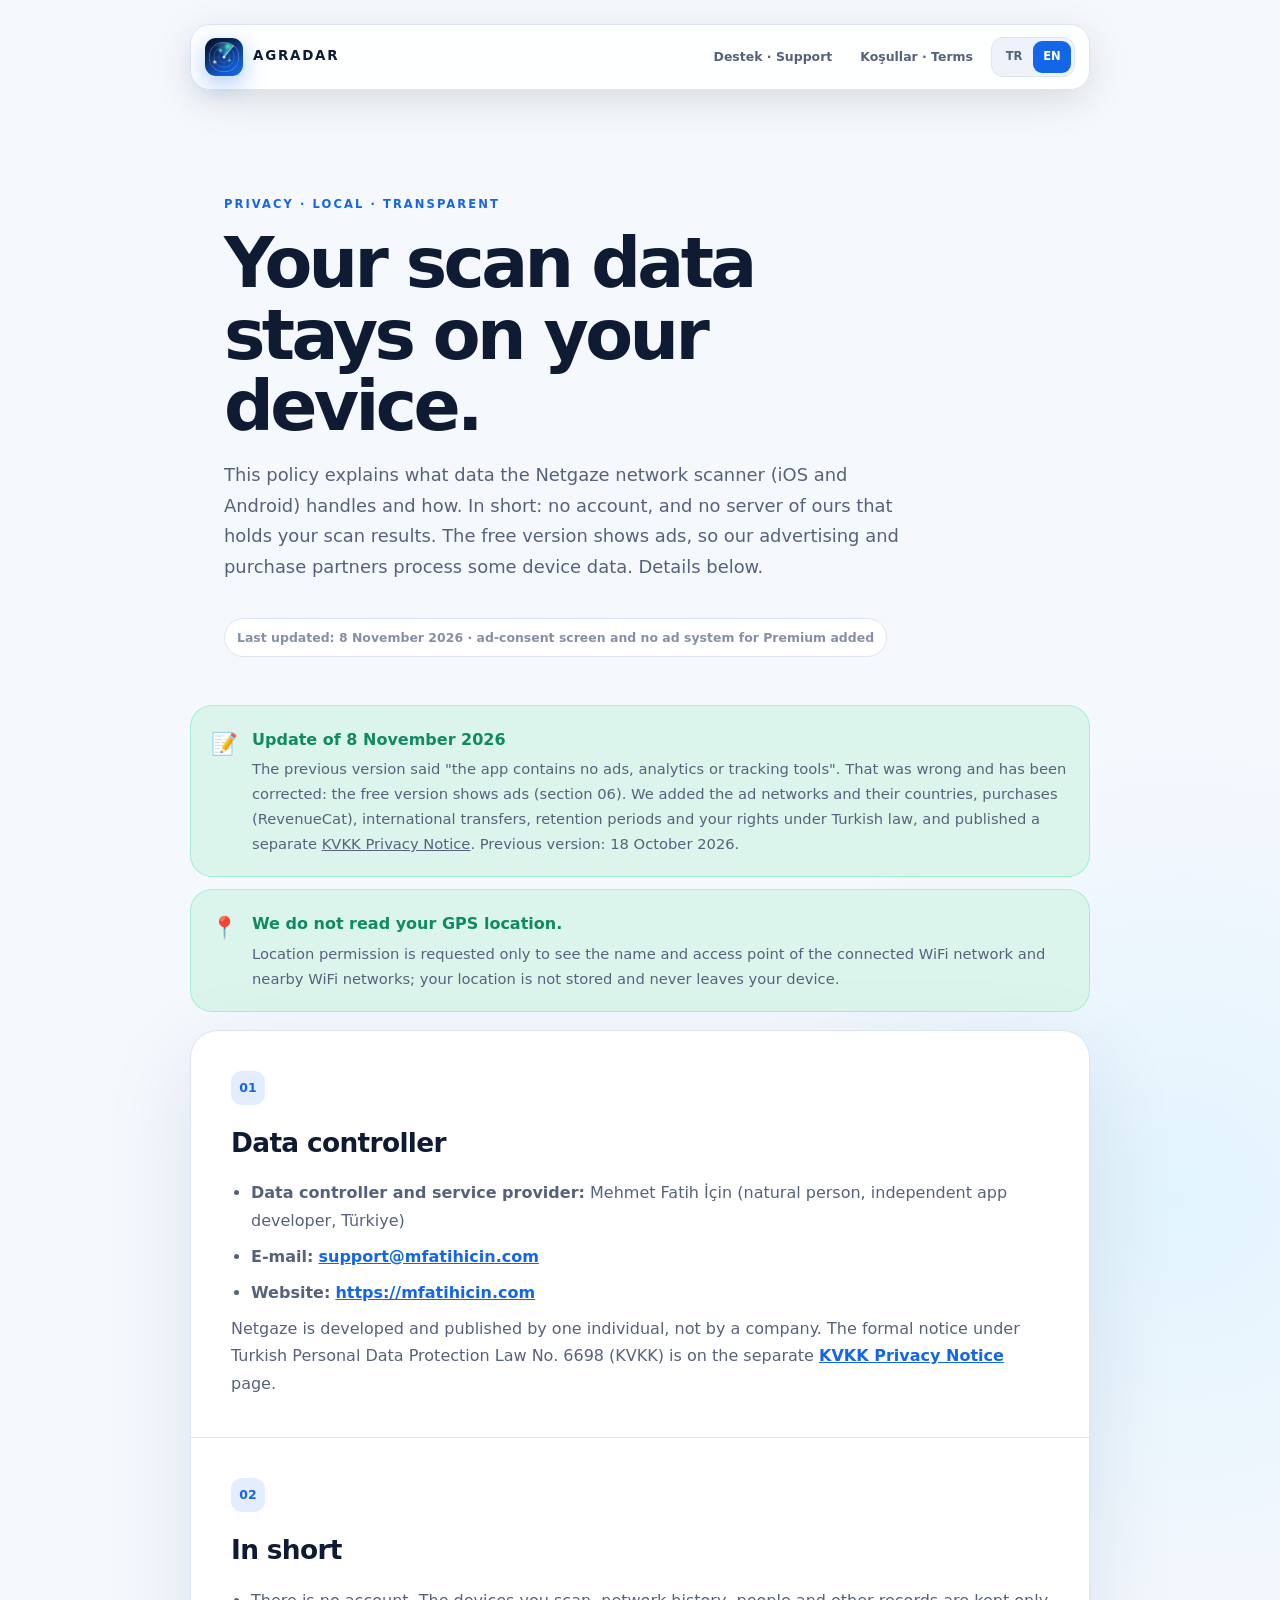
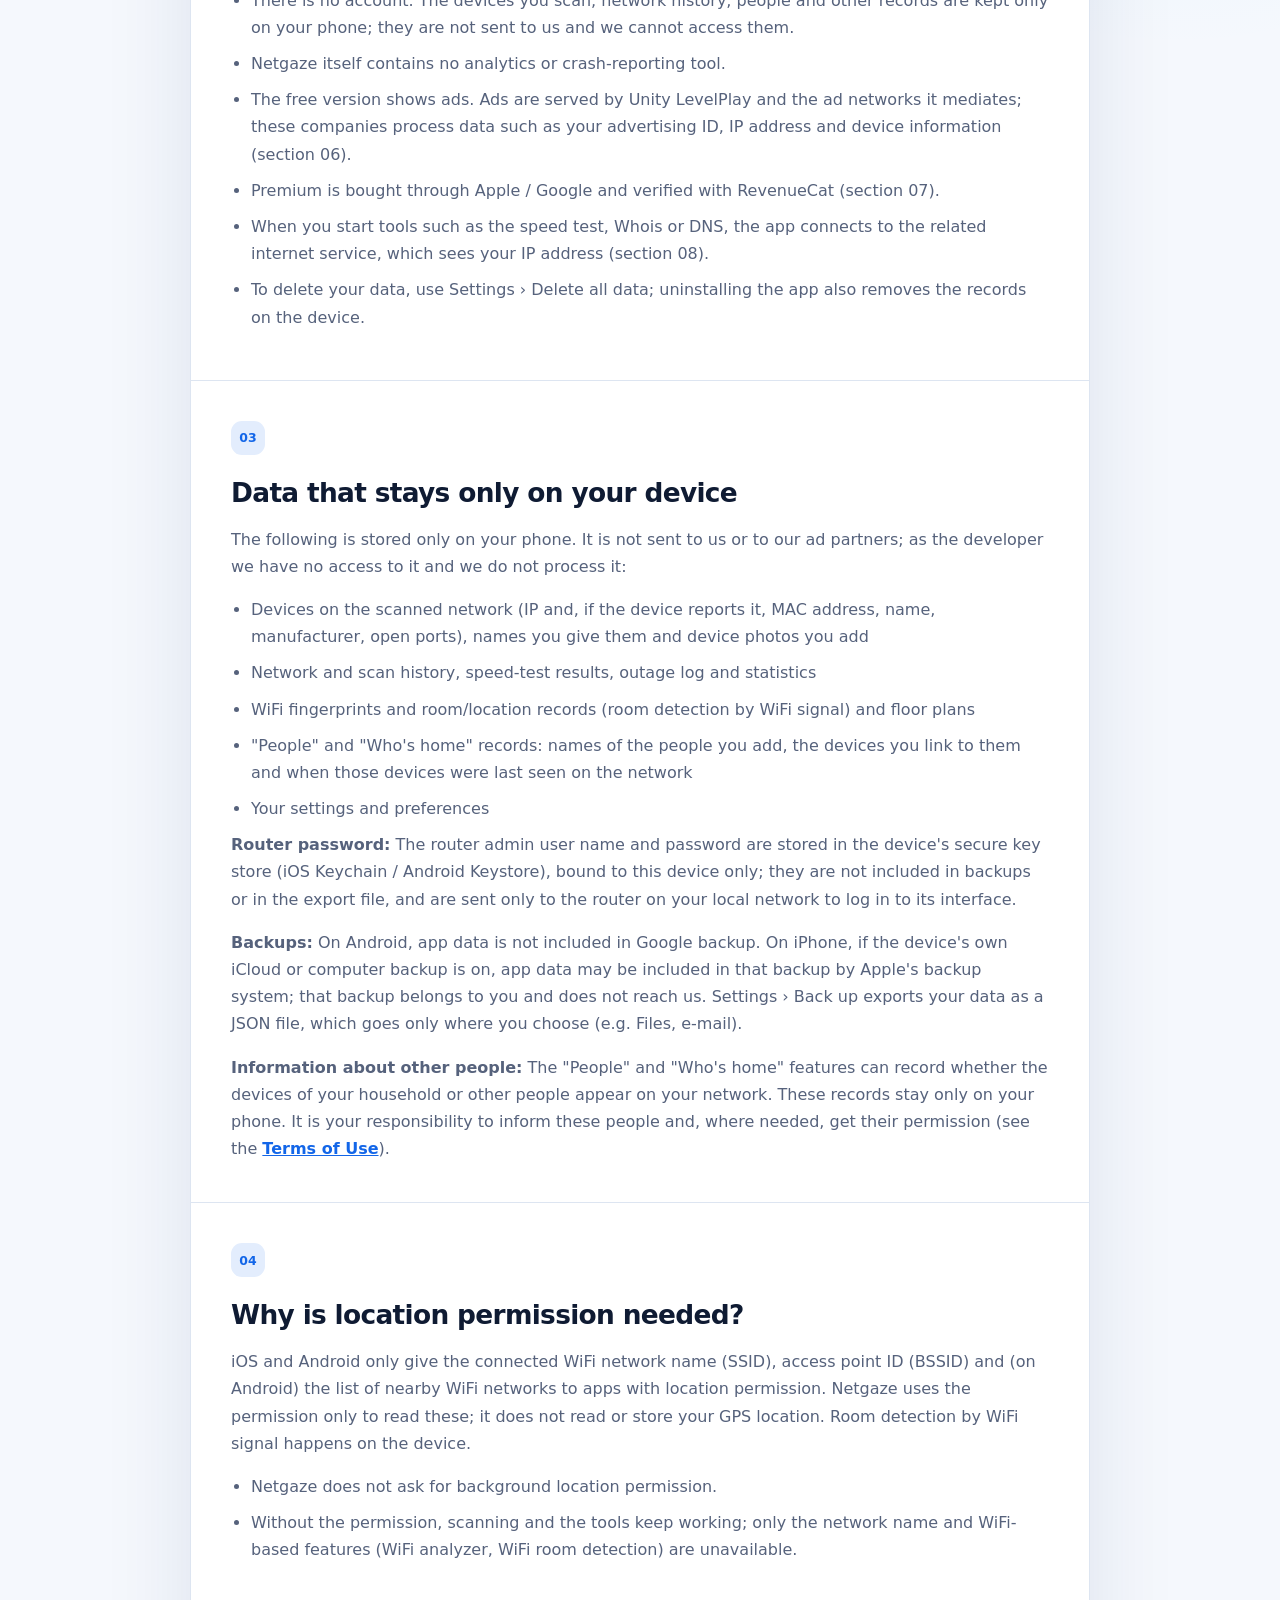
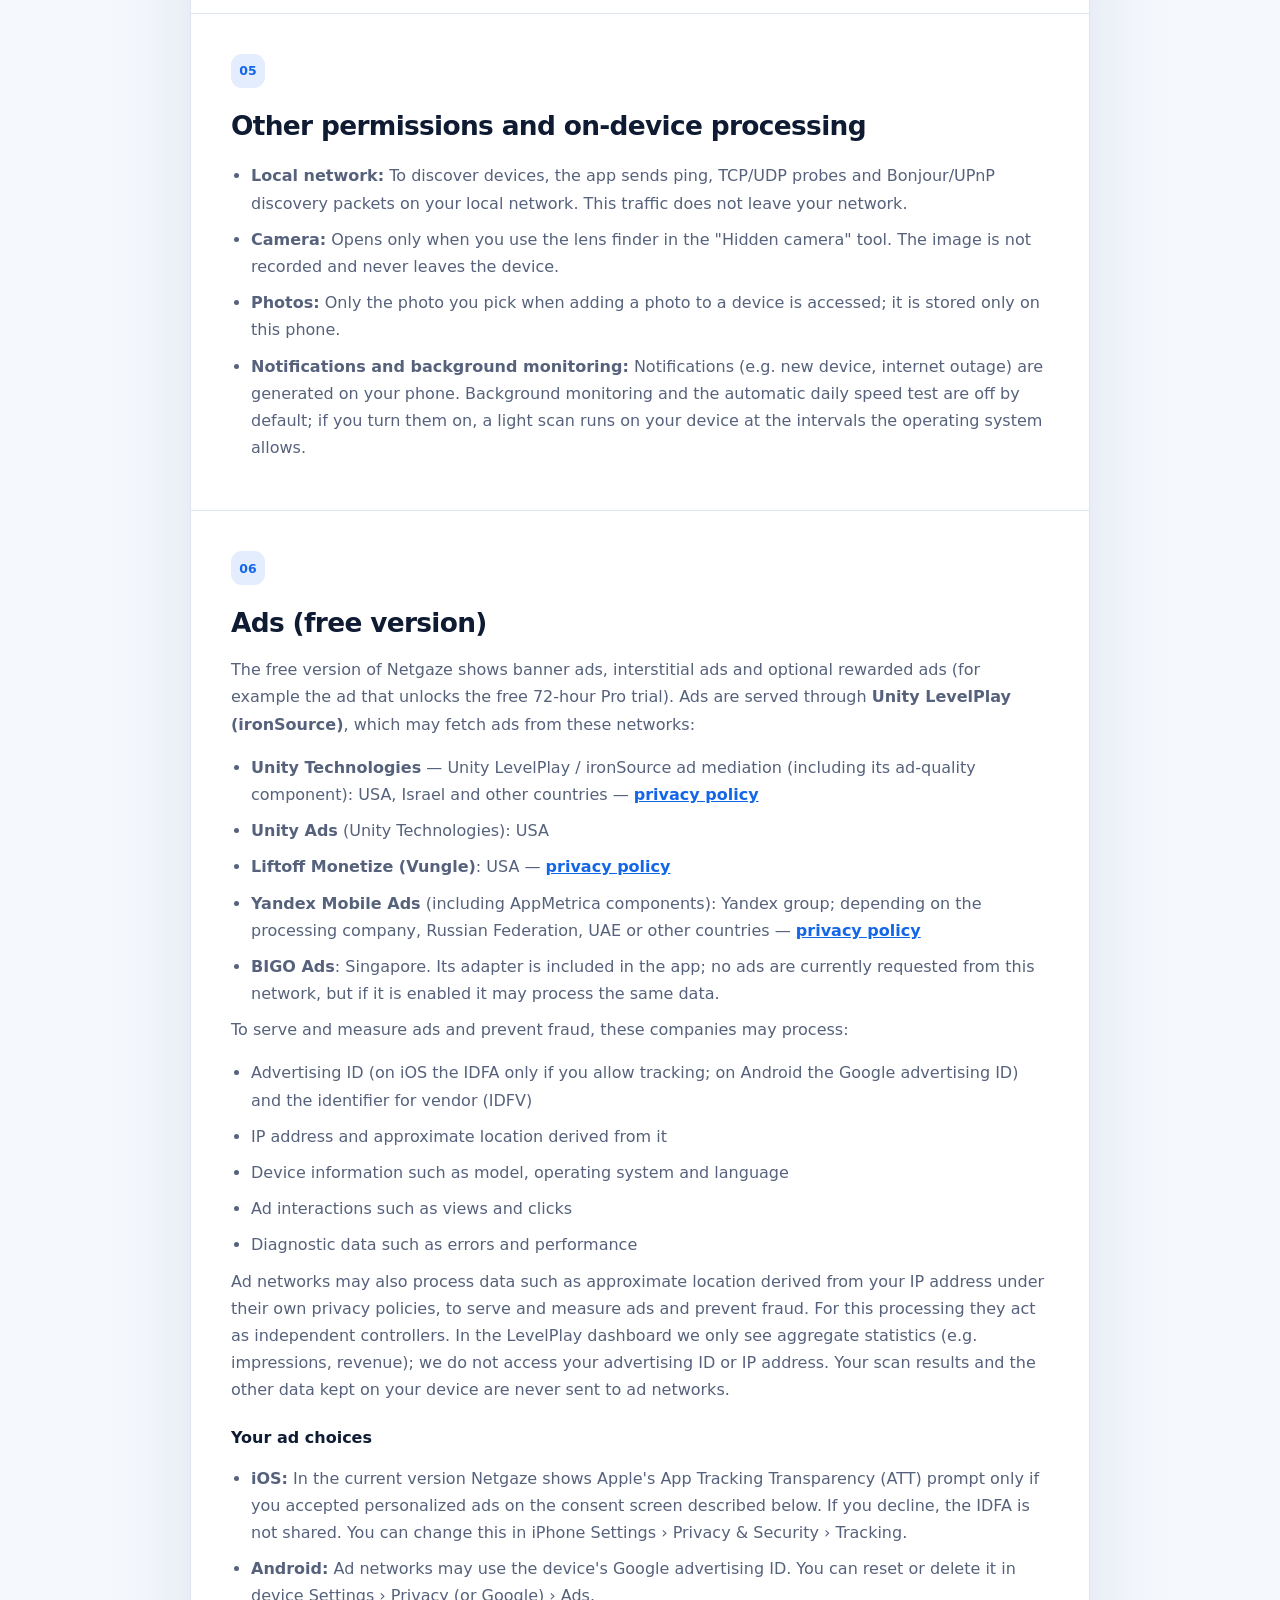
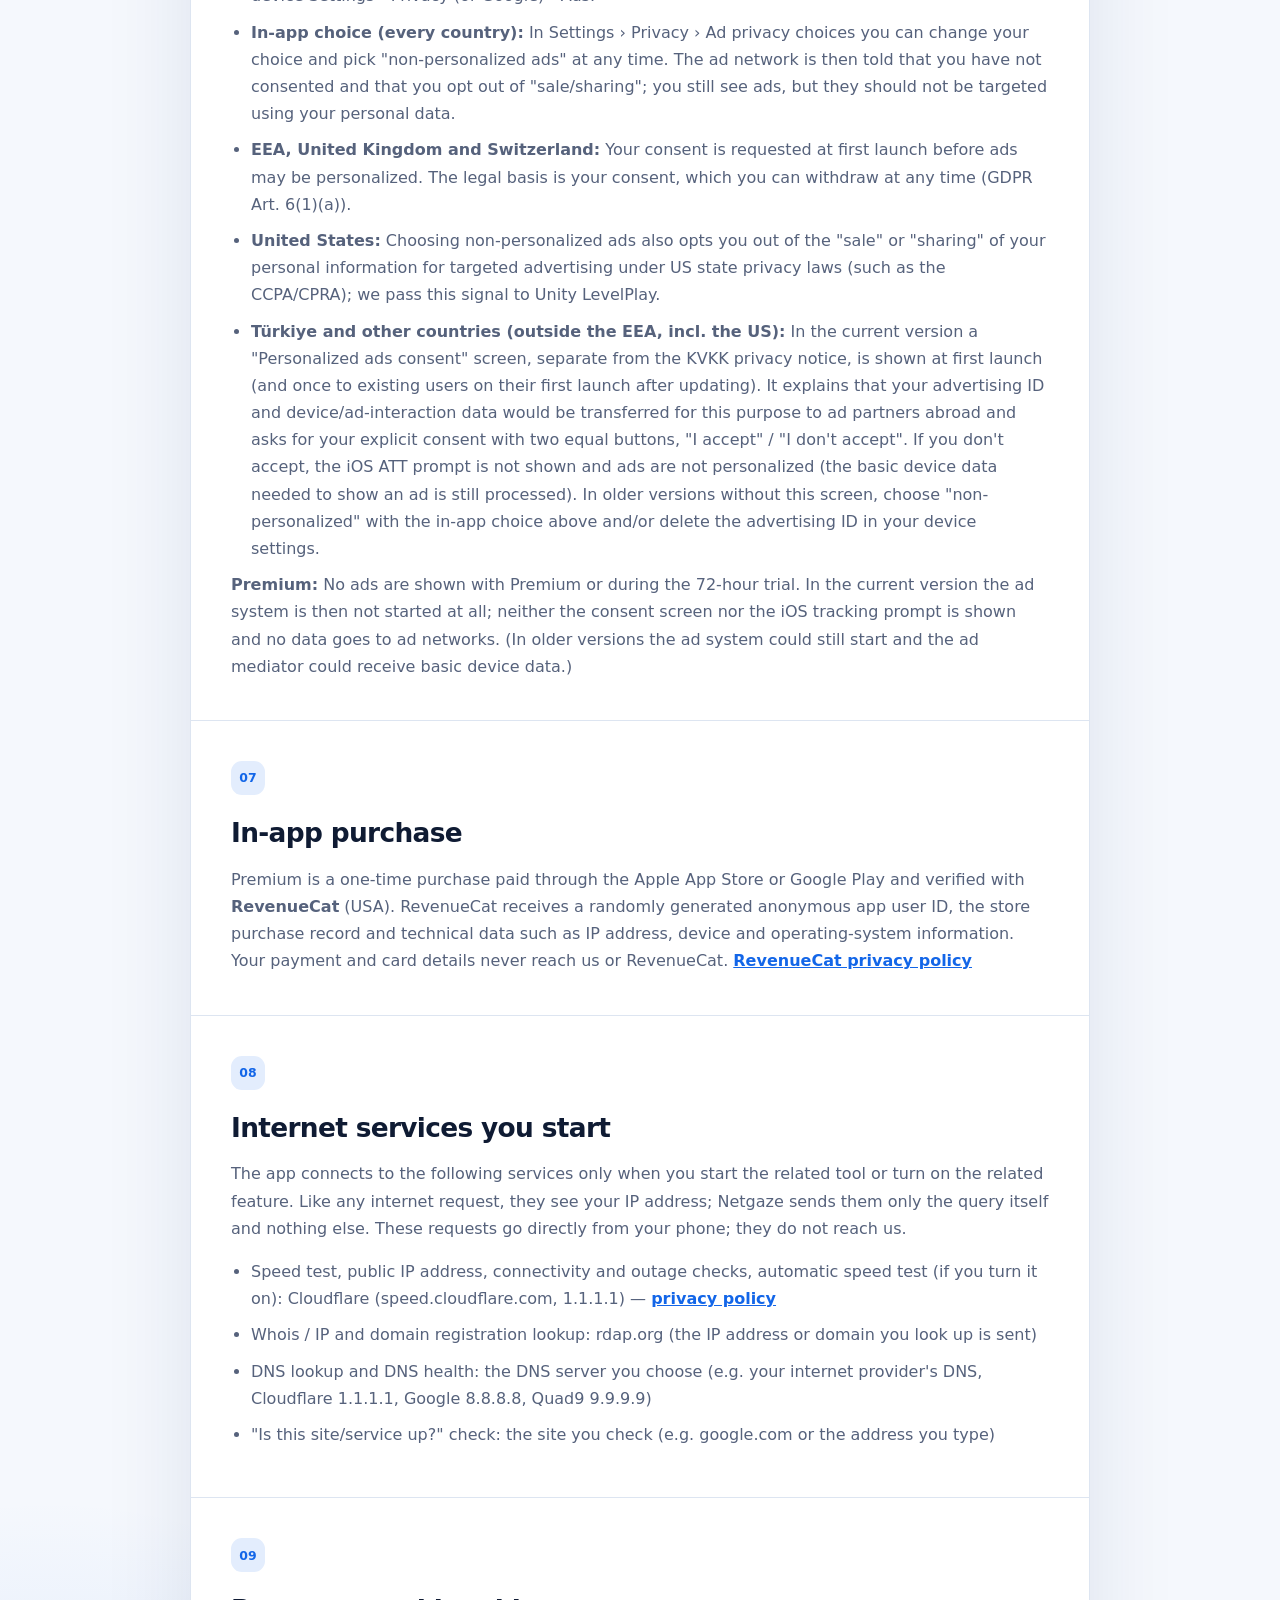
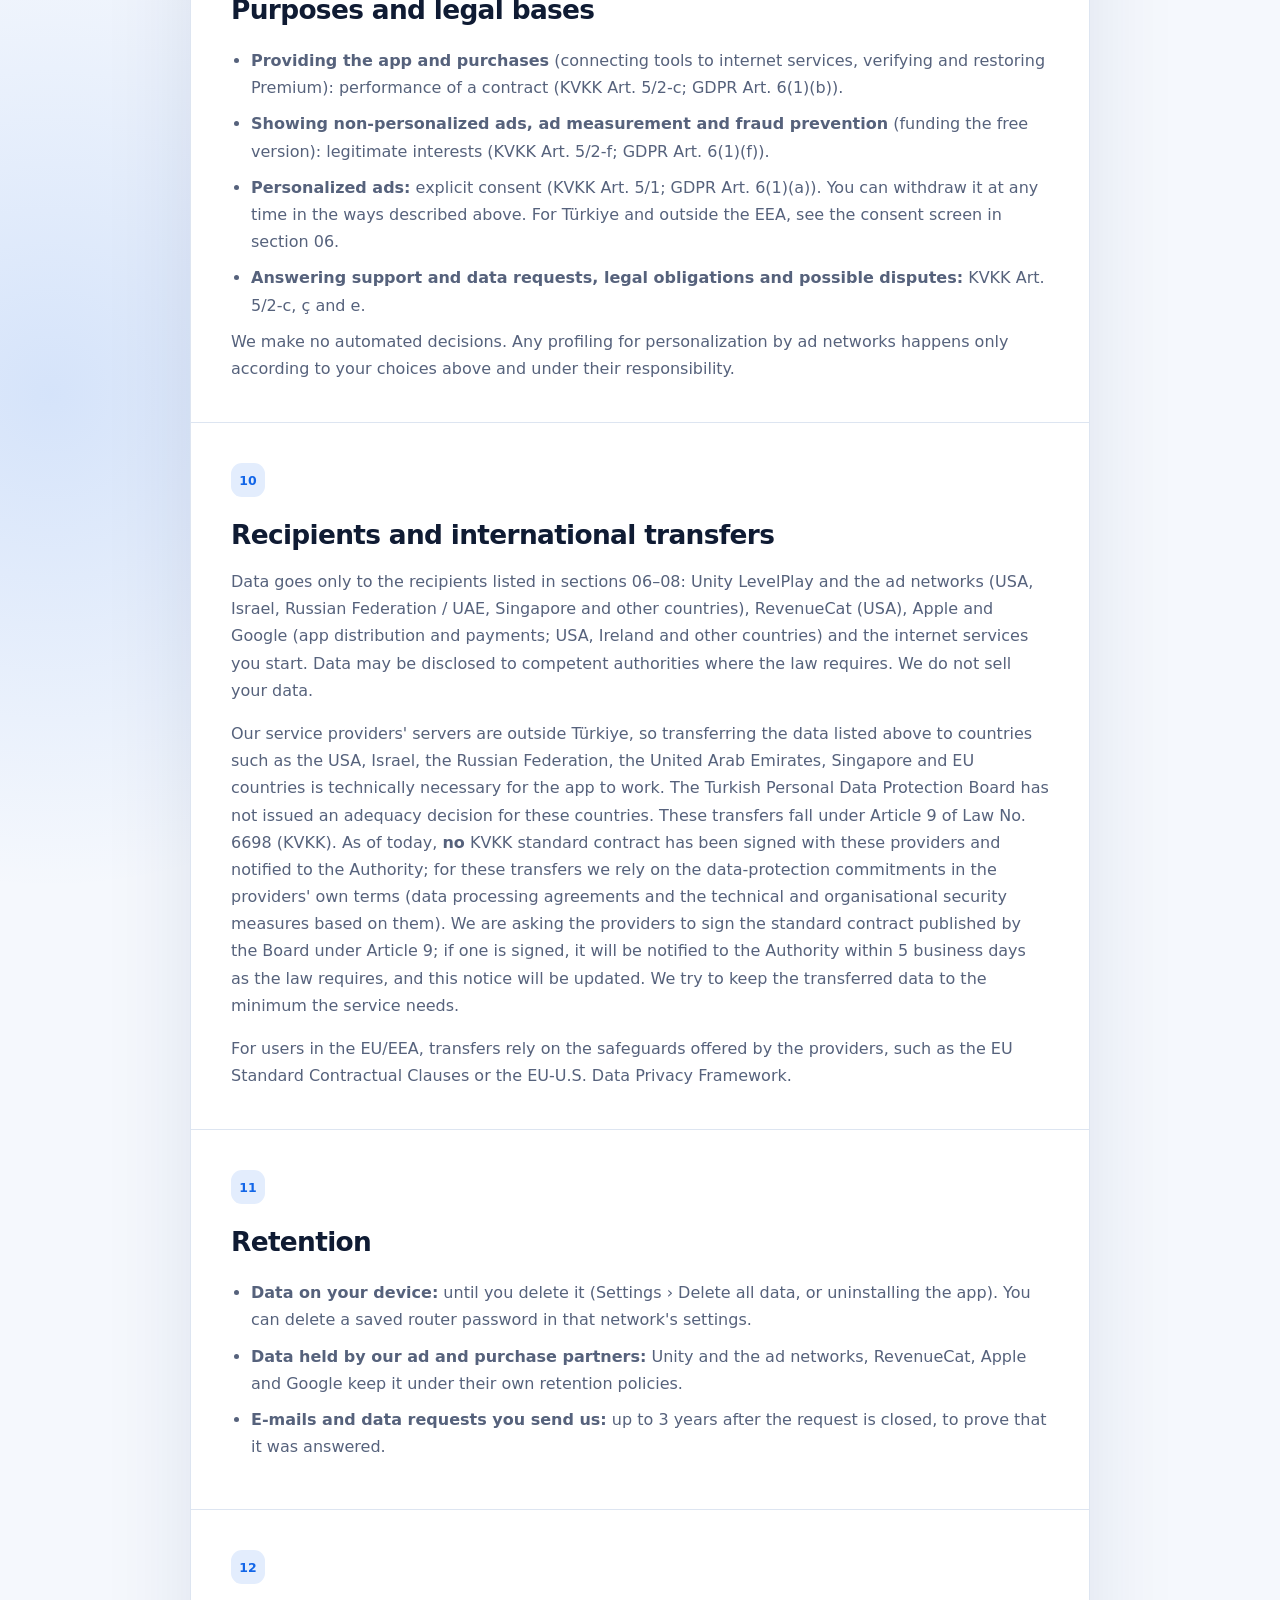
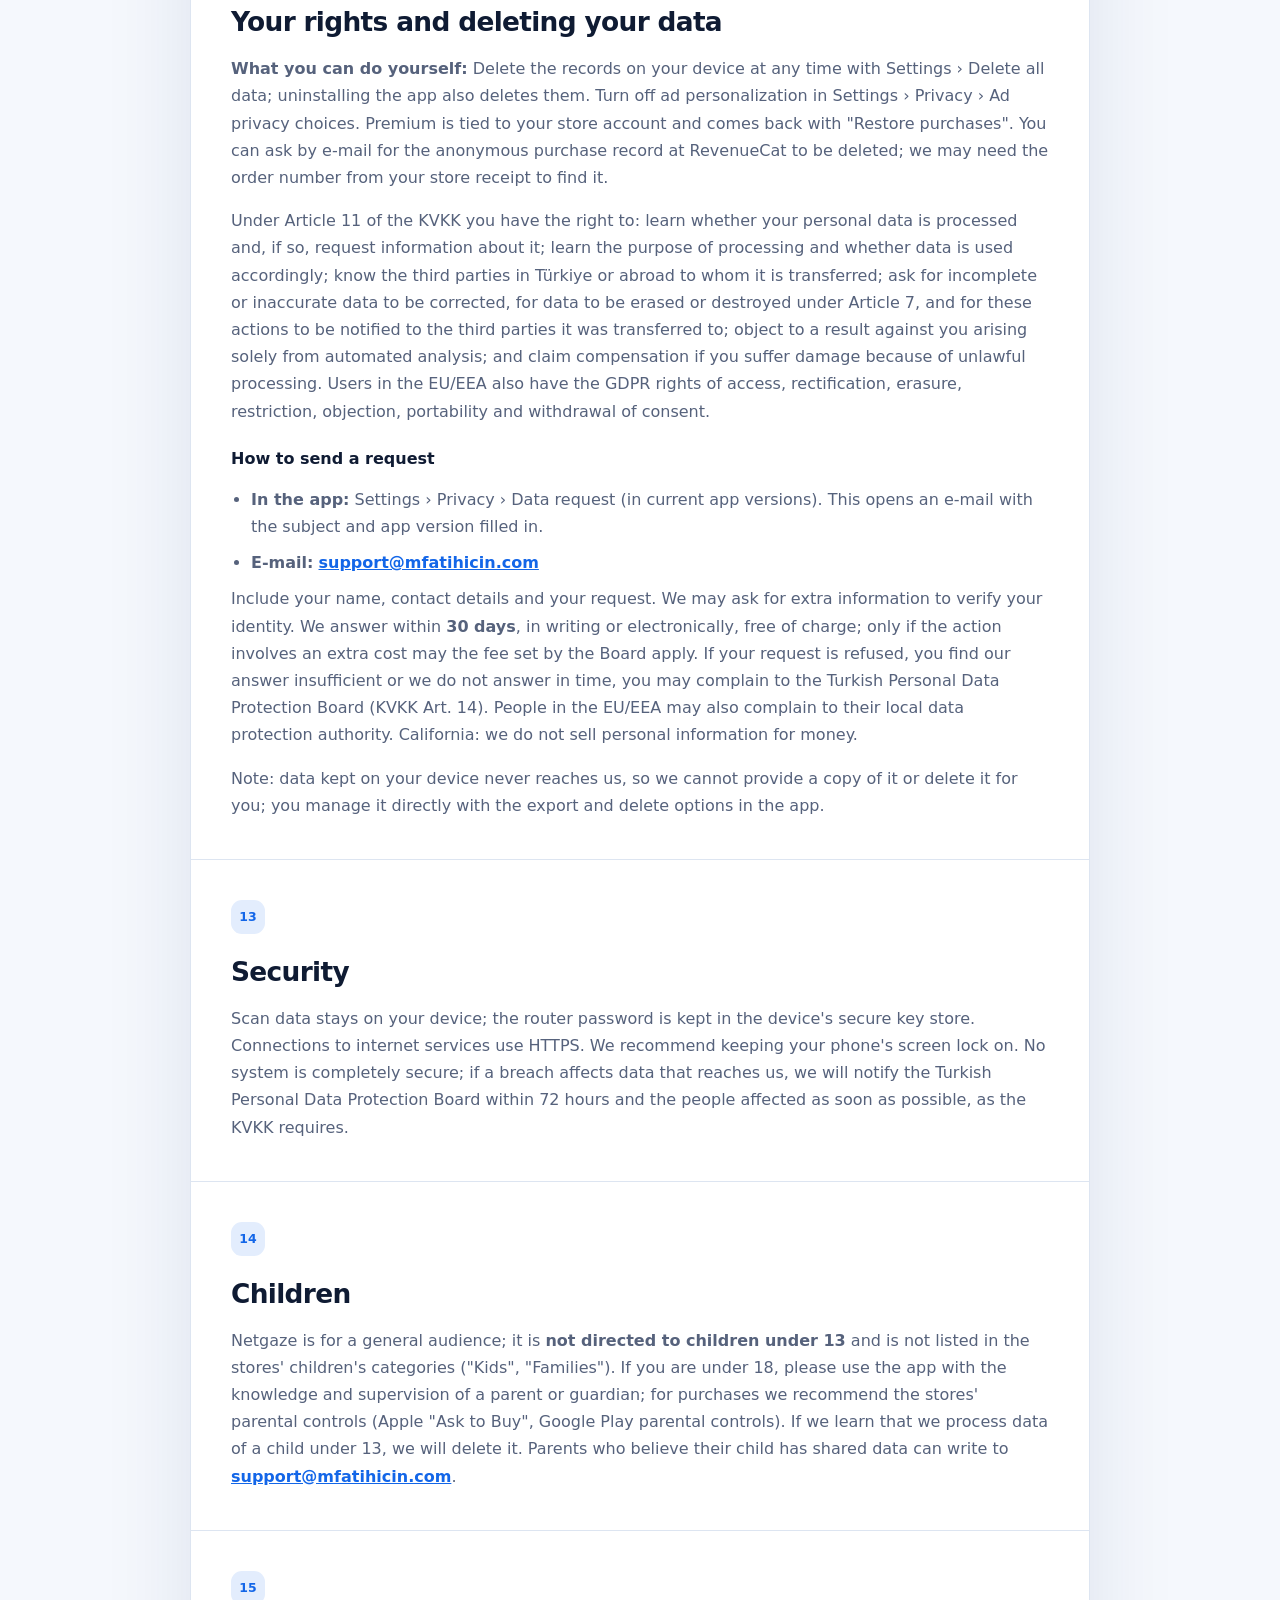
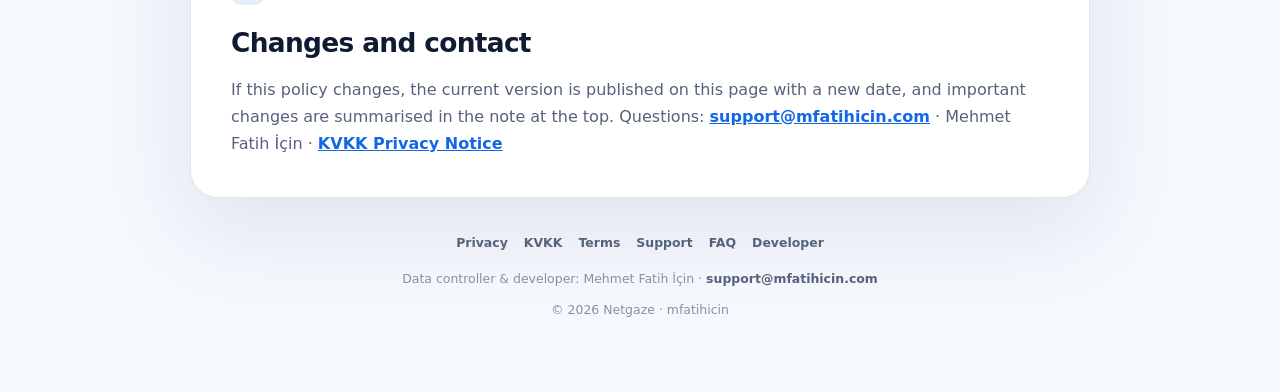
<file: index.html>
<!DOCTYPE html>
<html lang="tr">
  <head>
    <meta charset="utf-8" />
    <meta name="viewport" content="width=device-width, initial-scale=1" />
<link rel="canonical" href="https://mfatihicin.com/agradar-privacy/">
    <meta
      name="description"
      content="Netgaze ağ tarayıcısı gizlilik politikası. Netgaze network scanner privacy policy."
    />
    <meta name="theme-color" content="#070f24" />
    <title>Netgaze — Gizlilik Politikası</title>
    <link rel="icon" href="ikon.png" />
    <link rel="stylesheet" href="styles.css" />
    <script src="site.js" defer></script>
  </head>
  <body
    data-language="tr"
    data-title-tr="Netgaze — Gizlilik Politikası"
    data-title-en="Netgaze — Privacy Policy"
  >
    <main class="shell">
      <header class="topbar">
        <a class="brand" href="index.html" aria-label="Netgaze">
          <span class="mark" aria-hidden="true"><img src="ikon.png" alt="" /></span>
          AGRADAR
        </a>
        <div class="top-actions">
          <a class="nav-link" href="support.html">Destek · Support</a>
          <a class="nav-link" href="termsofuse.html">Koşullar · Terms</a>
          <div class="language-switcher" aria-label="Language">
            <button class="language-button" data-language-button="tr">TR</button>
            <button class="language-button" data-language-button="en">EN</button>
          </div>
        </div>
      </header>

      <div data-language-content="tr">
        <section class="hero">
          <p class="eyebrow">GİZLİLİK · YEREL · ŞEFFAF</p>
          <h1>Tarama verileriniz cihazınızda kalır.</h1>
          <p class="hero-copy">
            Bu politika, Netgaze ağ tarayıcısının (iOS ve Android) hangi
            verileri nasıl işlediğini açıklar. Kısaca: hesap yok, tarama
            sonuçlarınızı tutan bir sunucumuz yok. Ücretsiz sürümde reklam
            gösterilir; reklam ve satın alma ortakları bu nedenle bazı cihaz
            verilerini işler. Ayrıntılar aşağıda.
          </p>
          <span class="updated">Son güncelleme: 8 Kasım 2026 · reklam rıza ekranı ve Premium'da reklam sisteminin başlatılmaması eklendi</span>
        </section>

        <div class="notice">
          <span class="notice-icon" aria-hidden="true">📝</span>
          <div>
            <strong>8 Kasım 2026 güncellemesi</strong>
            <p>
              Önceki sürümdeki "uygulamada reklam, analitik veya takip aracı
              yoktur" ifadesi yanlıştı ve düzeltildi: ücretsiz sürümde reklam
              vardır (bölüm 06). Reklam ağları ve ülkeleri, satın alma
              (RevenueCat), yurt dışına aktarım, saklama süreleri ve KVKK
              kapsamındaki haklar eklendi; ayrı bir
              <a href="kvkk.html">KVKK Aydınlatma Metni</a> yayımlandı.
              Önceki sürüm: 18 Ekim 2026.
            </p>
          </div>
        </div>

        <div class="notice">
          <span class="notice-icon" aria-hidden="true">📍</span>
          <div>
            <strong>GPS konumunuzu okumuyoruz.</strong>
            <p>
              Konum izni yalnızca bağlı WiFi ağının adını, erişim noktasını ve
              çevredeki WiFi ağlarını görmek için istenir; konumunuz
              saklanmaz ve cihaz dışına gönderilmez.
            </p>
          </div>
        </div>

        <article class="content-card">
          <section class="section">
            <span class="section-number">01</span>
            <h2>Veri sorumlusu</h2>
            <ul>
              <li><strong>Veri sorumlusu ve hizmet sağlayıcı:</strong> Mehmet Fatih İçin (gerçek kişi, bağımsız uygulama geliştiricisi, Türkiye)</li>
              <li><strong>E-posta:</strong> <a href="mailto:support@mfatihicin.com?subject=Netgaze%20Gizlilik">support@mfatihicin.com</a></li>
              <li><strong>İnternet sitesi:</strong> <a href="https://mfatihicin.com">https://mfatihicin.com</a></li>
            </ul>
            <p>
              Netgaze bir şirket tarafından değil, tek bir kişi tarafından
              geliştirilir ve yayımlanır. 6698 sayılı Kişisel Verilerin
              Korunması Kanunu (KVKK) kapsamındaki resmî bilgilendirme ayrıca
              <a href="kvkk.html">KVKK Aydınlatma Metni</a> sayfasındadır.
            </p>
          </section>

          <section class="section">
            <span class="section-number">02</span>
            <h2>Kısaca</h2>
            <ul>
              <li>Hesap yoktur. Taradığınız cihazlar, ağ geçmişi, kişiler ve diğer kayıtlar yalnızca telefonunuzda tutulur; bize gönderilmez ve biz bunlara erişemeyiz.</li>
              <li>Netgaze'nin kendisi analitik veya çökme raporlama aracı içermez.</li>
              <li>Ücretsiz sürümde reklam gösterilir. Reklamlar Unity LevelPlay ve onun aracılık ettiği reklam ağları tarafından sunulur; bu şirketler reklam kimliği, IP adresi ve cihaz bilgileri gibi verileri işler (bölüm 06).</li>
              <li>Premium satın alımı Apple / Google üzerinden yapılır ve RevenueCat ile doğrulanır (bölüm 07).</li>
              <li>Hız testi, Whois, DNS gibi araçları başlattığınızda uygulama ilgili internet hizmetine bağlanır ve bu hizmet IP adresinizi görür (bölüm 08).</li>
              <li>Verilerinizi silmek için Ayarlar › Tüm verileri sil yeterlidir; uygulamayı kaldırmak da cihazdaki kayıtları siler.</li>
            </ul>
          </section>

          <section class="section">
            <span class="section-number">03</span>
            <h2>Yalnızca cihazınızda kalan veriler</h2>
            <p>
              Aşağıdakiler yalnızca telefonunuzda saklanır. Bize veya reklam
              ortaklarına gönderilmez; geliştirici olarak bu verilere erişimimiz
              yoktur ve bu veriler bakımından tarafımızca bir işleme
              yapılmaz:
            </p>
            <ul>
              <li>Taradığınız ağdaki cihazlar (IP ve, cihaz bildirirse, MAC adresi, ad, üretici, açık portlar), verdiğiniz adlar ve eklediğiniz cihaz fotoğrafları</li>
              <li>Ağ ve tarama geçmişi, hız testi sonuçları, kesinti günlüğü ve istatistikler</li>
              <li>WiFi parmak izleri ve oda/konum kayıtları (WiFi sinyaline göre oda tespiti) ve kat planları</li>
              <li>"Kişiler" ve "Kim evde" kayıtları: eklediğiniz kişilerin adları, bu kişilerle eşleştirdiğiniz cihazlar ve bu cihazların ağda son görülme zamanları</li>
              <li>Ayarlarınız ve tercihleriniz</li>
            </ul>
            <p>
              <strong>Modem şifresi:</strong> Modem yönetici kullanıcı adı ve
              şifresi, cihazın güvenli anahtar deposunda (iOS Keychain /
              Android Keystore) yalnızca bu cihaza bağlı olarak saklanır,
              yedeklere ve dışa aktarma dosyasına girmez; yalnızca modem
              arayüzüne giriş için yerel ağınızdaki modeme gönderilir.
            </p>
            <p>
              <strong>Yedekler:</strong> Android'de uygulama verileri Google
              yedeğine alınmaz. iPhone'da cihazın kendi iCloud veya bilgisayar
              yedeği açıksa, uygulama verileri Apple'ın yedekleme sistemiyle
              bu yedeğe dahil olabilir; bu yedek size aittir ve bize ulaşmaz.
              Ayarlar › Yedekle seçeneği verilerinizi bir JSON dosyası olarak
              dışa aktarır; dosya yalnızca sizin seçtiğiniz yere (ör. Dosyalar,
              e-posta) gönderilir.
            </p>
            <p>
              <strong>Başkalarına ait bilgiler:</strong> "Kişiler" ve "Kim evde"
              özellikleri ev halkınızın veya başkalarının cihazlarının ağınızda
              görünüp görünmediğini kaydedebilir. Bu kayıtlar yalnızca sizin
              telefonunuzda durur. Bu kişileri bilgilendirmek ve gerektiğinde
              izinlerini almak sizin sorumluluğunuzdadır (bkz.
              <a href="termsofuse.html">Kullanım Koşulları</a>).
            </p>
          </section>

          <section class="section">
            <span class="section-number">04</span>
            <h2>Konum izni neden gerekli?</h2>
            <p>
              iOS ve Android, bağlı WiFi ağının adını (SSID), erişim noktası
              kimliğini (BSSID) ve (Android'de) çevredeki WiFi ağlarının
              listesini yalnızca konum izni olan uygulamalara verir. Netgaze
              konum iznini yalnızca bunları okumak için kullanır; GPS
              konumunuzu okumaz ve saklamaz. WiFi sinyaliyle oda tespiti
              cihazda yapılır.
            </p>
            <ul>
              <li>Netgaze arka planda konum izni istemez.</li>
              <li>İzni vermezseniz ağ tarama ve araçlar çalışmaya devam eder; yalnızca ağ adı ve WiFi tabanlı özellikler (WiFi analizörü, WiFi ile oda tespiti) kullanılamaz.</li>
            </ul>
          </section>

          <section class="section">
            <span class="section-number">05</span>
            <h2>Diğer izinler ve cihaz üzerindeki işlemler</h2>
            <ul>
              <li><strong>Yerel ağ:</strong> Cihaz keşfi için yerel ağınıza ping, TCP/UDP sorguları ve Bonjour/UPnP keşif paketleri gönderilir. Bu trafik ağınızın dışına çıkmaz.</li>
              <li><strong>Kamera:</strong> Yalnızca "Gizli kamera" aracındaki lens bulucuyu kullandığınızda açılır. Görüntü kaydedilmez ve cihaz dışına gönderilmez.</li>
              <li><strong>Fotoğraflar:</strong> Yalnızca bir cihaza fotoğraf eklerken seçtiğiniz fotoğrafa erişilir; fotoğraf yalnızca bu telefonda saklanır.</li>
              <li><strong>Bildirimler ve arka plan izleme:</strong> Bildirimler (ör. yeni cihaz, internet kesintisi) telefonunuzda üretilir. Arka plan izleme ve otomatik günlük hız testi varsayılan olarak kapalıdır; açarsanız işletim sisteminin izin verdiği aralıklarla cihazınızda hafif tarama yapılır.</li>
            </ul>
          </section>

          <section class="section">
            <span class="section-number">06</span>
            <h2>Reklamlar (ücretsiz sürüm)</h2>
            <p>
              Netgaze'nin ücretsiz sürümünde banner reklamlar, geçiş reklamları
              ve isteğe bağlı ödüllü reklamlar (ör. 72 saatlik ücretsiz Pro
              denemesini açan reklam) gösterilir. Reklamlar
              <strong>Unity LevelPlay (ironSource)</strong> aracılığıyla
              sunulur. LevelPlay reklamı şu ağlardan getirebilir:
            </p>
            <ul>
              <li><strong>Unity Technologies</strong> — Unity LevelPlay / ironSource reklam aracılığı (reklam kalitesi bileşeni dahil): ABD, İsrail ve diğer ülkeler — <a href="https://unity.com/legal/game-player-and-app-user-privacy-policy" target="_blank" rel="noreferrer">gizlilik politikası</a></li>
              <li><strong>Unity Ads</strong> (Unity Technologies): ABD</li>
              <li><strong>Liftoff Monetize (Vungle)</strong>: ABD — <a href="https://liftoff.io/privacy-policy/" target="_blank" rel="noreferrer">gizlilik politikası</a></li>
              <li><strong>Yandex Mobile Ads</strong> (AppMetrica bileşenleri dahil): Yandex şirketler grubu; işleyen şirkete göre Rusya Federasyonu, BAE veya diğer ülkeler — <a href="https://yandex.com/legal/confidential/" target="_blank" rel="noreferrer">gizlilik politikası</a></li>
              <li><strong>BIGO Ads</strong>: Singapur. Uygulamada bağdaştırıcısı bulunur; şu an bu ağdan reklam istenmez, etkinleştirilirse aynı verileri işleyebilir.</li>
            </ul>
            <p>Bu şirketler reklam göstermek, ölçmek ve sahtekarlığı önlemek için şu verileri işleyebilir:</p>
            <ul>
              <li>Reklam kimliği (iOS'ta IDFA yalnızca takip izni verirseniz; Android'de Google reklam kimliği) ve uygulama satıcısı kimliği (IDFV)</li>
              <li>IP adresi ve buna dayalı yaklaşık konum</li>
              <li>Cihaz modeli, işletim sistemi, dil gibi cihaz bilgileri</li>
              <li>Reklam görüntüleme ve tıklama gibi reklam etkileşimleri</li>
              <li>Hata ve performans gibi tanılama verileri</li>
            </ul>
            <p>
              Reklam ağları, reklamı göstermek, ölçmek ve sahtekarlığı önlemek
              için kendi gizlilik politikaları kapsamında IP adresine dayalı
              yaklaşık konum gibi verileri de işleyebilir. Bu ağlar bu işlemler
              bakımından kendi adına veri sorumlusudur. Biz LevelPlay
              panelinde yalnızca toplu istatistikleri (ör. gösterim sayısı,
              gelir) görürüz; reklam kimliğinize veya IP adresinize erişmeyiz.
              Tarama sonuçlarınız ve cihazınızda kalan diğer veriler reklam
              ağlarına gönderilmez.
            </p>
            <h3>Reklam tercihleriniz</h3>
            <ul>
              <li><strong>iOS:</strong> Güncel sürümde Netgaze, Apple'ın Uygulama İzleme Şeffaflığı (ATT) penceresini yalnızca aşağıdaki rıza ekranında kişiselleştirilmiş reklamı kabul ettiyseniz gösterir. İzin vermezseniz IDFA paylaşılmaz. Tercihinizi iPhone Ayarlar › Gizlilik ve Güvenlik › İzleme bölümünden değiştirebilirsiniz.</li>
              <li><strong>Android:</strong> Reklam ağları cihazın Google reklam kimliğini kullanabilir. Cihaz Ayarlar › Gizlilik (veya Google) › Reklamlar bölümünden reklam kimliğini sıfırlayabilir veya silebilirsiniz.</li>
              <li><strong>Uygulama içi seçim (her ülkede):</strong> Ayarlar › Gizlilik › Reklam gizlilik seçenekleri ile seçiminizi istediğiniz an değiştirebilir, "kişiselleştirilmemiş reklam"ı seçebilirsiniz. Bu seçimde reklam ağına rızanızın olmadığı ve "verilerimi satma/paylaşma" tercihi bildirilir; reklam görmeye devam edersiniz, ama reklamlar kişisel verilerinize göre hedeflenmemelidir.</li>
              <li><strong>AEA, Birleşik Krallık ve İsviçre:</strong> Reklamlar kişiselleştirilmeden önce ilk açılışta onayınız istenir. Hukuki dayanak, istediğiniz zaman geri çekebileceğiniz rızanızdır (GDPR m.6/1-a).</li>
              <li><strong>ABD:</strong> Kişiselleştirilmemiş reklamı seçmeniz, ABD eyalet gizlilik yasaları (ör. CCPA/CPRA) kapsamında kişisel bilgilerinizin hedefli reklam amacıyla "satılmasını" veya "paylaşılmasını" reddetmeniz anlamına gelir; bu sinyali Unity LevelPlay'e iletiriz.</li>
              <li><strong>Türkiye ve diğer ülkeler (AEA dışı, ABD dahil):</strong> Güncel sürümde ilk açılışta (mevcut kullanıcılara güncellemeden sonraki ilk açılışta bir kez) KVKK aydınlatma metninden ayrı bir "Kişiselleştirilmiş reklam izni" ekranı gösterilir: reklam kimliğinizin ve cihaz/reklam etkileşimi verilerinizin bu amaçla yurt dışındaki reklam ortaklarına aktarılacağı açıklanır ve eşit ağırlıklı "Kabul ediyorum" / "Kabul etmiyorum" düğmeleriyle açık rızanız istenir. Kabul etmezseniz iOS'ta ATT penceresi gösterilmez ve reklamlar kişiselleştirilmez (reklamın gösterilmesi için gereken temel cihaz verileri yine işlenir). Bu ekranın olmadığı eski sürümlerde yukarıdaki uygulama içi seçimle "kişiselleştirilmemiş"i seçebilir ve/veya cihaz ayarlarından reklam kimliğini silebilirsiniz.</li>
            </ul>
            <p>
              <strong>Premium:</strong> Premium'da ve 72 saatlik deneme
              süresince reklam gösterilmez. Güncel sürümde bu durumda reklam
              sistemi hiç başlatılmaz; rıza ekranı ve iOS takip izni penceresi
              gösterilmez, reklam ağlarına veri gitmez. (Eski sürümlerde reklam
              sistemi yine başlayabiliyor ve reklam aracısı temel cihaz
              verilerini alabiliyordu.)
            </p>
          </section>

          <section class="section">
            <span class="section-number">07</span>
            <h2>Uygulama içi satın alma</h2>
            <p>
              Premium tek seferlik bir satın almadır; Apple App Store veya
              Google Play üzerinden ödenir ve
              <strong>RevenueCat</strong> (ABD) ile doğrulanır. RevenueCat
              rastgele oluşturulan anonim bir uygulama kullanıcı kimliğini,
              mağaza satın alma kaydını ve IP adresi, cihaz ve işletim sistemi
              bilgisi gibi teknik verileri alır. Ödeme ve kart bilgileriniz
              bize veya RevenueCat'e ulaşmaz.
              <a href="https://www.revenuecat.com/privacy/" target="_blank" rel="noreferrer">RevenueCat gizlilik politikası</a>
            </p>
          </section>

          <section class="section">
            <span class="section-number">08</span>
            <h2>Sizin başlattığınız internet hizmetleri</h2>
            <p>
              Aşağıdaki hizmetlere yalnızca ilgili aracı başlattığınızda ya da
              ilgili özelliği açtığınızda bağlanılır. Her internet isteğinde
              olduğu gibi IP adresinizi görürler; Netgaze onlara yalnızca
              sorgunun kendisini gönderir, başka veri göndermez. Bu istekler
              doğrudan telefonunuzdan gider; bize ulaşmaz.
            </p>
            <ul>
              <li>Hız testi, genel IP adresi, bağlantı ve kesinti kontrolü, otomatik hız testi (açarsanız): Cloudflare (speed.cloudflare.com, 1.1.1.1) — <a href="https://www.cloudflare.com/privacypolicy/" target="_blank" rel="noreferrer">gizlilik politikası</a></li>
              <li>Whois / IP ve alan adı kayıt sorgusu: rdap.org (sorgulanan IP adresi veya alan adı gönderilir)</li>
              <li>DNS sorgusu ve DNS sağlığı: seçtiğiniz DNS sunucusu (ör. internet sağlayıcınızın DNS'i, Cloudflare 1.1.1.1, Google 8.8.8.8, Quad9 9.9.9.9)</li>
              <li>"Site/servis çalışıyor mu?" kontrolü: kontrol ettiğiniz site (ör. google.com veya yazdığınız adres)</li>
            </ul>
          </section>

          <section class="section">
            <span class="section-number">09</span>
            <h2>Amaçlar ve hukuki sebepler</h2>
            <ul>
              <li><strong>Uygulamanın sunulması ve satın alma</strong> (araçların internet hizmetlerine bağlanması, Premium'un doğrulanması ve geri yüklenmesi): sözleşmenin kurulması ve ifası (KVKK m.5/2-c; GDPR m.6/1-b).</li>
              <li><strong>Kişiselleştirilmemiş reklam gösterimi, reklam ölçümü ve sahtekarlığın önlenmesi</strong> (ücretsiz sürümün finansmanı): meşru menfaat (KVKK m.5/2-f; GDPR m.6/1-f).</li>
              <li><strong>Kişiselleştirilmiş reklam:</strong> açık rıza (KVKK m.5/1; GDPR m.6/1-a). Rızanızı yukarıdaki yollarla istediğiniz an geri alabilirsiniz. Türkiye ve AEA dışı için bölüm 06'daki rıza ekranına bakın.</li>
              <li><strong>Destek ve veri taleplerinin cevaplanması, yasal yükümlülükler ve olası uyuşmazlıklar:</strong> KVKK m.5/2-c, ç ve e.</li>
            </ul>
            <p>Otomatik karar alma yapmayız. Reklam ağlarının kişiselleştirme amacıyla yaptığı profilleme yalnız yukarıdaki tercihlerinize göre ve onların sorumluluğunda yapılır.</p>
          </section>

          <section class="section">
            <span class="section-number">10</span>
            <h2>Alıcılar ve yurt dışına aktarım</h2>
            <p>
              Veriler yalnızca bölüm 06–08'de sayılan alıcılara gider: Unity
              LevelPlay ve reklam ağları (ABD, İsrail, Rusya Federasyonu / BAE,
              Singapur ve diğer ülkeler), RevenueCat (ABD), Apple ve Google
              (uygulama dağıtımı ve ödeme; ABD, İrlanda ve diğer ülkeler) ve
              sizin başlattığınız internet hizmetleri. Yasal zorunluluk hâlinde
              yetkili makamlarla paylaşılabilir. Verilerinizi satmayız.
            </p>
            <p>
              Hizmet sağlayıcılarımızın sunucuları Türkiye dışındadır;
              yukarıda sayılan verilerin ABD, İsrail, Rusya Federasyonu,
              Birleşik Arap Emirlikleri, Singapur ve AB ülkeleri gibi ülkelere
              aktarılması uygulamanın çalışması için teknik bir gerekliliktir.
              Bu ülkeler için Kişisel Verileri Koruma Kurulu'nun verdiği bir
              yeterlilik kararı bulunmamaktadır. Bu aktarımlar KVKK m.9
              kapsamındadır. Bugün itibarıyla sağlayıcılarla imzalanmış ve
              Kurum'a bildirilmiş bir KVKK standart sözleşmesi
              <strong>bulunmamaktadır</strong>; aktarımlarda sağlayıcıların
              sözleşmelerinde yer alan veri koruma taahhütlerine (veri işleme
              sözleşmeleri ve bunlara dayalı teknik ve idari güvenlik
              önlemleri) dayanıyoruz. KVKK m.9'da öngörülen standart
              sözleşmenin imzalanmasını sağlayıcılardan talep ediyoruz; bir
              sözleşme imzalanırsa Kanun gereği 5 iş günü içinde Kurum'a
              bildirilecek ve bu metin güncellenecektir. Aktarılan veriyi,
              hizmetin gerektirdiği en az düzeyde tutmaya çalışıyoruz.
            </p>
            <p>
              AB/AEA'daki kullanıcılar için aktarımlar, sağlayıcıların sunduğu
              AB Standart Sözleşme Maddeleri veya AB-ABD Veri Gizliliği
              Çerçevesi gibi güvencelere dayanır.
            </p>
          </section>

          <section class="section">
            <span class="section-number">11</span>
            <h2>Saklama süreleri</h2>
            <ul>
              <li><strong>Cihazınızdaki veriler:</strong> siz silene kadar (Ayarlar › Tüm verileri sil veya uygulamayı kaldırma). Modem şifresini ilgili ağın ayarından silebilirsiniz.</li>
              <li><strong>Reklam ve satın alma ortaklarındaki veriler:</strong> Unity ve reklam ağları, RevenueCat, Apple ve Google kendi saklama politikalarına göre saklar.</li>
              <li><strong>Bize yazdığınız e-postalar ve veri talepleri:</strong> talebin sonuçlanmasından sonra, cevap verildiğini ispat amacıyla en fazla 3 yıl.</li>
            </ul>
          </section>

          <section class="section">
            <span class="section-number">12</span>
            <h2>Haklarınız ve verilerinizi silme</h2>
            <p>
              <strong>Kendiniz yapabilecekleriniz:</strong> Ayarlar › Tüm
              verileri sil ile cihazdaki kayıtları istediğiniz an
              silebilirsiniz; uygulamayı kaldırmak da siler. Reklam
              kişiselleştirmeyi Ayarlar › Gizlilik › Reklam gizlilik
              seçenekleri'nden kapatabilirsiniz. Premium mağaza hesabınıza
              bağlıdır ve "Satın alımları geri yükle" ile geri gelir.
              RevenueCat'teki anonim satın alma kaydının silinmesini e-postayla
              isteyebilirsiniz; kaydı bulabilmemiz için mağaza makbuzundaki
              sipariş numarası gerekebilir.
            </p>
            <p>
              KVKK m.11 kapsamında şu haklara sahipsiniz: kişisel
              verilerinizin işlenip işlenmediğini öğrenme ve işlenmişse bilgi
              isteme; işlenme amacını ve amacına uygun kullanılıp
              kullanılmadığını öğrenme; yurt içinde veya yurt dışında
              aktarıldığı üçüncü kişileri bilme; eksik veya yanlış işlenmişse
              düzeltilmesini, KVKK m.7 çerçevesinde silinmesini veya yok
              edilmesini ve bu işlemlerin aktarılan üçüncü kişilere
              bildirilmesini isteme; münhasıran otomatik sistemlerle analiz
              edilmesi sonucu aleyhinize bir sonuç çıkmasına itiraz etme;
              kanuna aykırı işleme nedeniyle zarara uğrarsanız zararın
              giderilmesini talep etme. AB/AEA'daki kullanıcıların GDPR
              kapsamında ayrıca erişim, düzeltme, silme, kısıtlama, itiraz,
              taşınabilirlik ve rızayı geri alma hakları vardır.
            </p>
            <h3>Başvuru</h3>
            <ul>
              <li><strong>Uygulama içinden:</strong> Ayarlar › Gizlilik › Veri talebi (uygulamanın güncel sürümlerinde). Bu, konu ve uygulama sürümü hazır doldurulmuş bir e-posta açar.</li>
              <li><strong>E-posta:</strong> <a href="mailto:support@mfatihicin.com?subject=Netgaze%20veri%20talebi">support@mfatihicin.com</a></li>
            </ul>
            <p>
              Başvurunuzda adınızı, iletişim bilginizi ve talebinizi yazın.
              Kimliğinizi doğrulamak için ek bilgi isteyebiliriz. Başvurunuzu
              en geç <strong>30 gün</strong> içinde, yazılı veya elektronik
              olarak ve ücretsiz cevaplarız; işlem ayrıca bir maliyet
              gerektirirse yalnızca Kurul'un belirlediği tarife uygulanabilir.
              Başvurunuz reddedilir, cevabımızı yetersiz bulursanız veya
              süresinde cevap alamazsanız Kişisel Verileri Koruma Kurulu'na
              şikâyette bulunabilirsiniz (KVKK m.14). AB/AEA'daki kullanıcılar
              kendi ülkelerindeki veri koruma otoritesine de şikâyette
              bulunabilir. Kaliforniya: kişisel bilgileri para karşılığı
              satmayız.
            </p>
            <p>
              Not: Cihazınızda kalan veriler bize hiç ulaşmadığı için bu
              verilerin kopyasını veya silinmesini bizden isteyemezsiniz; bu
              verileri uygulamadaki dışa aktarma ve silme seçenekleriyle
              doğrudan siz yönetirsiniz.
            </p>
          </section>

          <section class="section">
            <span class="section-number">13</span>
            <h2>Güvenlik</h2>
            <p>
              Tarama verileri cihazınızda kalır; modem şifresi cihazın güvenli
              anahtar deposunda tutulur. İnternet hizmetlerine yapılan
              bağlantılar HTTPS ile şifrelenir. Telefonunuzun ekran kilidini
              açık tutmanızı öneririz. Hiçbir sistem tamamen güvenli değildir;
              bize ulaşan veriler bakımından bir veri ihlali olursa KVKK
              gereği Kişisel Verileri Koruma Kurulu'na 72 saat içinde ve
              etkilenen kişilere en kısa sürede bildirim yaparız.
            </p>
          </section>

          <section class="section">
            <span class="section-number">14</span>
            <h2>Çocuklar</h2>
            <p>
              Netgaze genel kitleye yöneliktir; <strong>13 yaşından küçük
              çocuklara yönelik değildir</strong> ve uygulama mağazalarının
              çocuk kategorilerinde ("Kids", "Families") yer almaz. 18
              yaşından küçükseniz uygulamayı veli veya vasinizin bilgisi ve
              gözetimiyle kullanmalısınız; satın almalar için mağazanın
              ebeveyn denetimlerini (Apple "Satın Almadan Önce Sor", Google
              Play ebeveyn denetimleri) kullanmanızı öneririz. 13 yaşından
              küçük bir çocuğa ait veri işlediğimizi öğrenirsek bu veriyi
              sileriz. Veliyseniz ve çocuğunuzun veri paylaştığını
              düşünüyorsanız
              <a href="mailto:support@mfatihicin.com">support@mfatihicin.com</a>
              adresine yazın.
            </p>
          </section>

          <section class="section">
            <span class="section-number">15</span>
            <h2>Değişiklikler ve iletişim</h2>
            <p>
              Bu politika değişirse güncel hâli bu sayfada yeni tarihle
              yayınlanır; önemli değişiklikleri sayfanın başındaki notta
              özetleriz. Sorularınız için:
              <a href="mailto:support@mfatihicin.com?subject=Netgaze%20Gizlilik">support@mfatihicin.com</a>
              · Mehmet Fatih İçin ·
              <a href="kvkk.html">KVKK Aydınlatma Metni</a>
            </p>
          </section>
        </article>
      </div>

      <div data-language-content="en">
        <section class="hero">
          <p class="eyebrow">PRIVACY · LOCAL · TRANSPARENT</p>
          <h1>Your scan data stays on your device.</h1>
          <p class="hero-copy">
            This policy explains what data the Netgaze network scanner (iOS
            and Android) handles and how. In short: no account, and no server
            of ours that holds your scan results. The free version shows ads,
            so our advertising and purchase partners process some device data.
            Details below.
          </p>
          <span class="updated">Last updated: 8 November 2026 · ad-consent screen and no ad system for Premium added</span>
        </section>

        <div class="notice">
          <span class="notice-icon" aria-hidden="true">📝</span>
          <div>
            <strong>Update of 8 November 2026</strong>
            <p>
              The previous version said "the app contains no ads, analytics or
              tracking tools". That was wrong and has been corrected: the free
              version shows ads (section 06). We added the ad networks and
              their countries, purchases (RevenueCat), international
              transfers, retention periods and your rights under Turkish law,
              and published a separate
              <a href="kvkk.html">KVKK Privacy Notice</a>. Previous version:
              18 October 2026.
            </p>
          </div>
        </div>

        <div class="notice">
          <span class="notice-icon" aria-hidden="true">📍</span>
          <div>
            <strong>We do not read your GPS location.</strong>
            <p>
              Location permission is requested only to see the name and access
              point of the connected WiFi network and nearby WiFi networks;
              your location is not stored and never leaves your device.
            </p>
          </div>
        </div>

        <article class="content-card">
          <section class="section">
            <span class="section-number">01</span>
            <h2>Data controller</h2>
            <ul>
              <li><strong>Data controller and service provider:</strong> Mehmet Fatih İçin (natural person, independent app developer, Türkiye)</li>
              <li><strong>E-mail:</strong> <a href="mailto:support@mfatihicin.com?subject=Netgaze%20Privacy">support@mfatihicin.com</a></li>
              <li><strong>Website:</strong> <a href="https://mfatihicin.com">https://mfatihicin.com</a></li>
            </ul>
            <p>
              Netgaze is developed and published by one individual, not by a
              company. The formal notice under Turkish Personal Data Protection
              Law No. 6698 (KVKK) is on the separate
              <a href="kvkk.html">KVKK Privacy Notice</a> page.
            </p>
          </section>

          <section class="section">
            <span class="section-number">02</span>
            <h2>In short</h2>
            <ul>
              <li>There is no account. The devices you scan, network history, people and other records are kept only on your phone; they are not sent to us and we cannot access them.</li>
              <li>Netgaze itself contains no analytics or crash-reporting tool.</li>
              <li>The free version shows ads. Ads are served by Unity LevelPlay and the ad networks it mediates; these companies process data such as your advertising ID, IP address and device information (section 06).</li>
              <li>Premium is bought through Apple / Google and verified with RevenueCat (section 07).</li>
              <li>When you start tools such as the speed test, Whois or DNS, the app connects to the related internet service, which sees your IP address (section 08).</li>
              <li>To delete your data, use Settings › Delete all data; uninstalling the app also removes the records on the device.</li>
            </ul>
          </section>

          <section class="section">
            <span class="section-number">03</span>
            <h2>Data that stays only on your device</h2>
            <p>
              The following is stored only on your phone. It is not sent to us
              or to our ad partners; as the developer we have no access to it
              and we do not process it:
            </p>
            <ul>
              <li>Devices on the scanned network (IP and, if the device reports it, MAC address, name, manufacturer, open ports), names you give them and device photos you add</li>
              <li>Network and scan history, speed-test results, outage log and statistics</li>
              <li>WiFi fingerprints and room/location records (room detection by WiFi signal) and floor plans</li>
              <li>"People" and "Who's home" records: names of the people you add, the devices you link to them and when those devices were last seen on the network</li>
              <li>Your settings and preferences</li>
            </ul>
            <p>
              <strong>Router password:</strong> The router admin user name and
              password are stored in the device's secure key store (iOS
              Keychain / Android Keystore), bound to this device only; they are
              not included in backups or in the export file, and are sent only
              to the router on your local network to log in to its interface.
            </p>
            <p>
              <strong>Backups:</strong> On Android, app data is not included in
              Google backup. On iPhone, if the device's own iCloud or computer
              backup is on, app data may be included in that backup by Apple's
              backup system; that backup belongs to you and does not reach us.
              Settings › Back up exports your data as a JSON file, which goes
              only where you choose (e.g. Files, e-mail).
            </p>
            <p>
              <strong>Information about other people:</strong> The "People" and
              "Who's home" features can record whether the devices of your
              household or other people appear on your network. These records
              stay only on your phone. It is your responsibility to inform
              these people and, where needed, get their permission (see the
              <a href="termsofuse.html">Terms of Use</a>).
            </p>
          </section>

          <section class="section">
            <span class="section-number">04</span>
            <h2>Why is location permission needed?</h2>
            <p>
              iOS and Android only give the connected WiFi network name (SSID),
              access point ID (BSSID) and (on Android) the list of nearby WiFi
              networks to apps with location permission. Netgaze uses the
              permission only to read these; it does not read or store your
              GPS location. Room detection by WiFi signal happens on the
              device.
            </p>
            <ul>
              <li>Netgaze does not ask for background location permission.</li>
              <li>Without the permission, scanning and the tools keep working; only the network name and WiFi-based features (WiFi analyzer, WiFi room detection) are unavailable.</li>
            </ul>
          </section>

          <section class="section">
            <span class="section-number">05</span>
            <h2>Other permissions and on-device processing</h2>
            <ul>
              <li><strong>Local network:</strong> To discover devices, the app sends ping, TCP/UDP probes and Bonjour/UPnP discovery packets on your local network. This traffic does not leave your network.</li>
              <li><strong>Camera:</strong> Opens only when you use the lens finder in the "Hidden camera" tool. The image is not recorded and never leaves the device.</li>
              <li><strong>Photos:</strong> Only the photo you pick when adding a photo to a device is accessed; it is stored only on this phone.</li>
              <li><strong>Notifications and background monitoring:</strong> Notifications (e.g. new device, internet outage) are generated on your phone. Background monitoring and the automatic daily speed test are off by default; if you turn them on, a light scan runs on your device at the intervals the operating system allows.</li>
            </ul>
          </section>

          <section class="section">
            <span class="section-number">06</span>
            <h2>Ads (free version)</h2>
            <p>
              The free version of Netgaze shows banner ads, interstitial ads
              and optional rewarded ads (for example the ad that unlocks the
              free 72-hour Pro trial). Ads are served through
              <strong>Unity LevelPlay (ironSource)</strong>, which may fetch ads
              from these networks:
            </p>
            <ul>
              <li><strong>Unity Technologies</strong> — Unity LevelPlay / ironSource ad mediation (including its ad-quality component): USA, Israel and other countries — <a href="https://unity.com/legal/game-player-and-app-user-privacy-policy" target="_blank" rel="noreferrer">privacy policy</a></li>
              <li><strong>Unity Ads</strong> (Unity Technologies): USA</li>
              <li><strong>Liftoff Monetize (Vungle)</strong>: USA — <a href="https://liftoff.io/privacy-policy/" target="_blank" rel="noreferrer">privacy policy</a></li>
              <li><strong>Yandex Mobile Ads</strong> (including AppMetrica components): Yandex group; depending on the processing company, Russian Federation, UAE or other countries — <a href="https://yandex.com/legal/confidential/" target="_blank" rel="noreferrer">privacy policy</a></li>
              <li><strong>BIGO Ads</strong>: Singapore. Its adapter is included in the app; no ads are currently requested from this network, but if it is enabled it may process the same data.</li>
            </ul>
            <p>To serve and measure ads and prevent fraud, these companies may process:</p>
            <ul>
              <li>Advertising ID (on iOS the IDFA only if you allow tracking; on Android the Google advertising ID) and the identifier for vendor (IDFV)</li>
              <li>IP address and approximate location derived from it</li>
              <li>Device information such as model, operating system and language</li>
              <li>Ad interactions such as views and clicks</li>
              <li>Diagnostic data such as errors and performance</li>
            </ul>
            <p>
              Ad networks may also process data such as approximate location
              derived from your IP address under their own privacy policies, to
              serve and measure ads and prevent fraud. For this processing they
              act as independent controllers. In the LevelPlay dashboard we
              only see aggregate statistics (e.g. impressions, revenue); we do
              not access your advertising ID or IP address. Your scan results
              and the other data kept on your device are never sent to ad
              networks.
            </p>
            <h3>Your ad choices</h3>
            <ul>
              <li><strong>iOS:</strong> In the current version Netgaze shows Apple's App Tracking Transparency (ATT) prompt only if you accepted personalized ads on the consent screen described below. If you decline, the IDFA is not shared. You can change this in iPhone Settings › Privacy &amp; Security › Tracking.</li>
              <li><strong>Android:</strong> Ad networks may use the device's Google advertising ID. You can reset or delete it in device Settings › Privacy (or Google) › Ads.</li>
              <li><strong>In-app choice (every country):</strong> In Settings › Privacy › Ad privacy choices you can change your choice and pick "non-personalized ads" at any time. The ad network is then told that you have not consented and that you opt out of "sale/sharing"; you still see ads, but they should not be targeted using your personal data.</li>
              <li><strong>EEA, United Kingdom and Switzerland:</strong> Your consent is requested at first launch before ads may be personalized. The legal basis is your consent, which you can withdraw at any time (GDPR Art. 6(1)(a)).</li>
              <li><strong>United States:</strong> Choosing non-personalized ads also opts you out of the "sale" or "sharing" of your personal information for targeted advertising under US state privacy laws (such as the CCPA/CPRA); we pass this signal to Unity LevelPlay.</li>
              <li><strong>Türkiye and other countries (outside the EEA, incl. the US):</strong> In the current version a "Personalized ads consent" screen, separate from the KVKK privacy notice, is shown at first launch (and once to existing users on their first launch after updating). It explains that your advertising ID and device/ad-interaction data would be transferred for this purpose to ad partners abroad and asks for your explicit consent with two equal buttons, "I accept" / "I don't accept". If you don't accept, the iOS ATT prompt is not shown and ads are not personalized (the basic device data needed to show an ad is still processed). In older versions without this screen, choose "non-personalized" with the in-app choice above and/or delete the advertising ID in your device settings.</li>
            </ul>
            <p>
              <strong>Premium:</strong> No ads are shown with Premium or during
              the 72-hour trial. In the current version the ad system is then
              not started at all; neither the consent screen nor the iOS
              tracking prompt is shown and no data goes to ad networks. (In
              older versions the ad system could still start and the ad
              mediator could receive basic device data.)
            </p>
          </section>

          <section class="section">
            <span class="section-number">07</span>
            <h2>In-app purchase</h2>
            <p>
              Premium is a one-time purchase paid through the Apple App Store or
              Google Play and verified with <strong>RevenueCat</strong> (USA).
              RevenueCat receives a randomly generated anonymous app user ID,
              the store purchase record and technical data such as IP address,
              device and operating-system information. Your payment and card
              details never reach us or RevenueCat.
              <a href="https://www.revenuecat.com/privacy/" target="_blank" rel="noreferrer">RevenueCat privacy policy</a>
            </p>
          </section>

          <section class="section">
            <span class="section-number">08</span>
            <h2>Internet services you start</h2>
            <p>
              The app connects to the following services only when you start
              the related tool or turn on the related feature. Like any
              internet request, they see your IP address; Netgaze sends them
              only the query itself and nothing else. These requests go
              directly from your phone; they do not reach us.
            </p>
            <ul>
              <li>Speed test, public IP address, connectivity and outage checks, automatic speed test (if you turn it on): Cloudflare (speed.cloudflare.com, 1.1.1.1) — <a href="https://www.cloudflare.com/privacypolicy/" target="_blank" rel="noreferrer">privacy policy</a></li>
              <li>Whois / IP and domain registration lookup: rdap.org (the IP address or domain you look up is sent)</li>
              <li>DNS lookup and DNS health: the DNS server you choose (e.g. your internet provider's DNS, Cloudflare 1.1.1.1, Google 8.8.8.8, Quad9 9.9.9.9)</li>
              <li>"Is this site/service up?" check: the site you check (e.g. google.com or the address you type)</li>
            </ul>
          </section>

          <section class="section">
            <span class="section-number">09</span>
            <h2>Purposes and legal bases</h2>
            <ul>
              <li><strong>Providing the app and purchases</strong> (connecting tools to internet services, verifying and restoring Premium): performance of a contract (KVKK Art. 5/2-c; GDPR Art. 6(1)(b)).</li>
              <li><strong>Showing non-personalized ads, ad measurement and fraud prevention</strong> (funding the free version): legitimate interests (KVKK Art. 5/2-f; GDPR Art. 6(1)(f)).</li>
              <li><strong>Personalized ads:</strong> explicit consent (KVKK Art. 5/1; GDPR Art. 6(1)(a)). You can withdraw it at any time in the ways described above. For Türkiye and outside the EEA, see the consent screen in section 06.</li>
              <li><strong>Answering support and data requests, legal obligations and possible disputes:</strong> KVKK Art. 5/2-c, ç and e.</li>
            </ul>
            <p>We make no automated decisions. Any profiling for personalization by ad networks happens only according to your choices above and under their responsibility.</p>
          </section>

          <section class="section">
            <span class="section-number">10</span>
            <h2>Recipients and international transfers</h2>
            <p>
              Data goes only to the recipients listed in sections 06–08: Unity
              LevelPlay and the ad networks (USA, Israel, Russian Federation /
              UAE, Singapore and other countries), RevenueCat (USA), Apple and
              Google (app distribution and payments; USA, Ireland and other
              countries) and the internet services you start. Data may be
              disclosed to competent authorities where the law requires. We do
              not sell your data.
            </p>
            <p>
              Our service providers' servers are outside Türkiye, so
              transferring the data listed above to countries such as the USA,
              Israel, the Russian Federation, the United Arab Emirates,
              Singapore and EU countries is technically necessary for the app
              to work. The Turkish Personal Data Protection Board has not
              issued an adequacy decision for these countries. These transfers
              fall under Article 9 of Law No. 6698 (KVKK). As of today,
              <strong>no</strong> KVKK standard contract has been signed with
              these providers and notified to the Authority; for these
              transfers we rely on the data-protection commitments in the
              providers' own terms (data processing agreements and the
              technical and organisational security measures based on them).
              We are asking the providers to sign the standard contract
              published by the Board under Article 9; if one is signed, it will
              be notified to the Authority within 5 business days as the law
              requires, and this notice will be updated. We try to keep the
              transferred data to the minimum the service needs.
            </p>
            <p>
              For users in the EU/EEA, transfers rely on the safeguards offered
              by the providers, such as the EU Standard Contractual Clauses or
              the EU-U.S. Data Privacy Framework.
            </p>
          </section>

          <section class="section">
            <span class="section-number">11</span>
            <h2>Retention</h2>
            <ul>
              <li><strong>Data on your device:</strong> until you delete it (Settings › Delete all data, or uninstalling the app). You can delete a saved router password in that network's settings.</li>
              <li><strong>Data held by our ad and purchase partners:</strong> Unity and the ad networks, RevenueCat, Apple and Google keep it under their own retention policies.</li>
              <li><strong>E-mails and data requests you send us:</strong> up to 3 years after the request is closed, to prove that it was answered.</li>
            </ul>
          </section>

          <section class="section">
            <span class="section-number">12</span>
            <h2>Your rights and deleting your data</h2>
            <p>
              <strong>What you can do yourself:</strong> Delete the records on
              your device at any time with Settings › Delete all data;
              uninstalling the app also deletes them. Turn off ad
              personalization in Settings › Privacy › Ad privacy choices.
              Premium is tied to your store account and comes back with
              "Restore purchases". You can ask by e-mail for the anonymous
              purchase record at RevenueCat to be deleted; we may need the
              order number from your store receipt to find it.
            </p>
            <p>
              Under Article 11 of the KVKK you have the right to: learn whether
              your personal data is processed and, if so, request information
              about it; learn the purpose of processing and whether data is
              used accordingly; know the third parties in Türkiye or abroad to
              whom it is transferred; ask for incomplete or inaccurate data to
              be corrected, for data to be erased or destroyed under Article 7,
              and for these actions to be notified to the third parties it was
              transferred to; object to a result against you arising solely
              from automated analysis; and claim compensation if you suffer
              damage because of unlawful processing. Users in the EU/EEA also
              have the GDPR rights of access, rectification, erasure,
              restriction, objection, portability and withdrawal of consent.
            </p>
            <h3>How to send a request</h3>
            <ul>
              <li><strong>In the app:</strong> Settings › Privacy › Data request (in current app versions). This opens an e-mail with the subject and app version filled in.</li>
              <li><strong>E-mail:</strong> <a href="mailto:support@mfatihicin.com?subject=Netgaze%20data%20request">support@mfatihicin.com</a></li>
            </ul>
            <p>
              Include your name, contact details and your request. We may ask
              for extra information to verify your identity. We answer within
              <strong>30 days</strong>, in writing or electronically, free of
              charge; only if the action involves an extra cost may the fee set
              by the Board apply. If your request is refused, you find our
              answer insufficient or we do not answer in time, you may complain
              to the Turkish Personal Data Protection Board (KVKK Art. 14).
              People in the EU/EEA may also complain to their local data
              protection authority. California: we do not sell personal
              information for money.
            </p>
            <p>
              Note: data kept on your device never reaches us, so we cannot
              provide a copy of it or delete it for you; you manage it directly
              with the export and delete options in the app.
            </p>
          </section>

          <section class="section">
            <span class="section-number">13</span>
            <h2>Security</h2>
            <p>
              Scan data stays on your device; the router password is kept in
              the device's secure key store. Connections to internet services
              use HTTPS. We recommend keeping your phone's screen lock on. No
              system is completely secure; if a breach affects data that
              reaches us, we will notify the Turkish Personal Data Protection
              Board within 72 hours and the people affected as soon as
              possible, as the KVKK requires.
            </p>
          </section>

          <section class="section">
            <span class="section-number">14</span>
            <h2>Children</h2>
            <p>
              Netgaze is for a general audience; it is <strong>not directed to
              children under 13</strong> and is not listed in the stores'
              children's categories ("Kids", "Families"). If you are under 18,
              please use the app with the knowledge and supervision of a parent
              or guardian; for purchases we recommend the stores' parental
              controls (Apple "Ask to Buy", Google Play parental controls). If
              we learn that we process data of a child under 13, we will delete
              it. Parents who believe their child has shared data can write to
              <a href="mailto:support@mfatihicin.com">support@mfatihicin.com</a>.
            </p>
          </section>

          <section class="section">
            <span class="section-number">15</span>
            <h2>Changes and contact</h2>
            <p>
              If this policy changes, the current version is published on this
              page with a new date, and important changes are summarised in the
              note at the top. Questions:
              <a href="mailto:support@mfatihicin.com?subject=Netgaze%20Privacy">support@mfatihicin.com</a>
              · Mehmet Fatih İçin ·
              <a href="kvkk.html">KVKK Privacy Notice</a>
            </p>
          </section>
        </article>
      </div>

      <footer class="footer">
        <div class="footer-links">
          <a href="index.html">Privacy</a>
          <a href="kvkk.html">KVKK</a>
          <a href="termsofuse.html">Terms</a>
          <a href="support.html">Support</a>
          <a href="faq.html">FAQ</a>
          <a href="https://mfatihicin.com">Developer</a>
        </div>
        <p data-language-content="tr">Veri sorumlusu ve geliştirici: Mehmet Fatih İçin · <a href="mailto:support@mfatihicin.com">support@mfatihicin.com</a></p>
        <p data-language-content="en">Data controller &amp; developer: Mehmet Fatih İçin · <a href="mailto:support@mfatihicin.com">support@mfatihicin.com</a></p>
        © <span data-year></span> Netgaze · mfatihicin
      </footer>
    </main>
  </body>
</html>
</file>
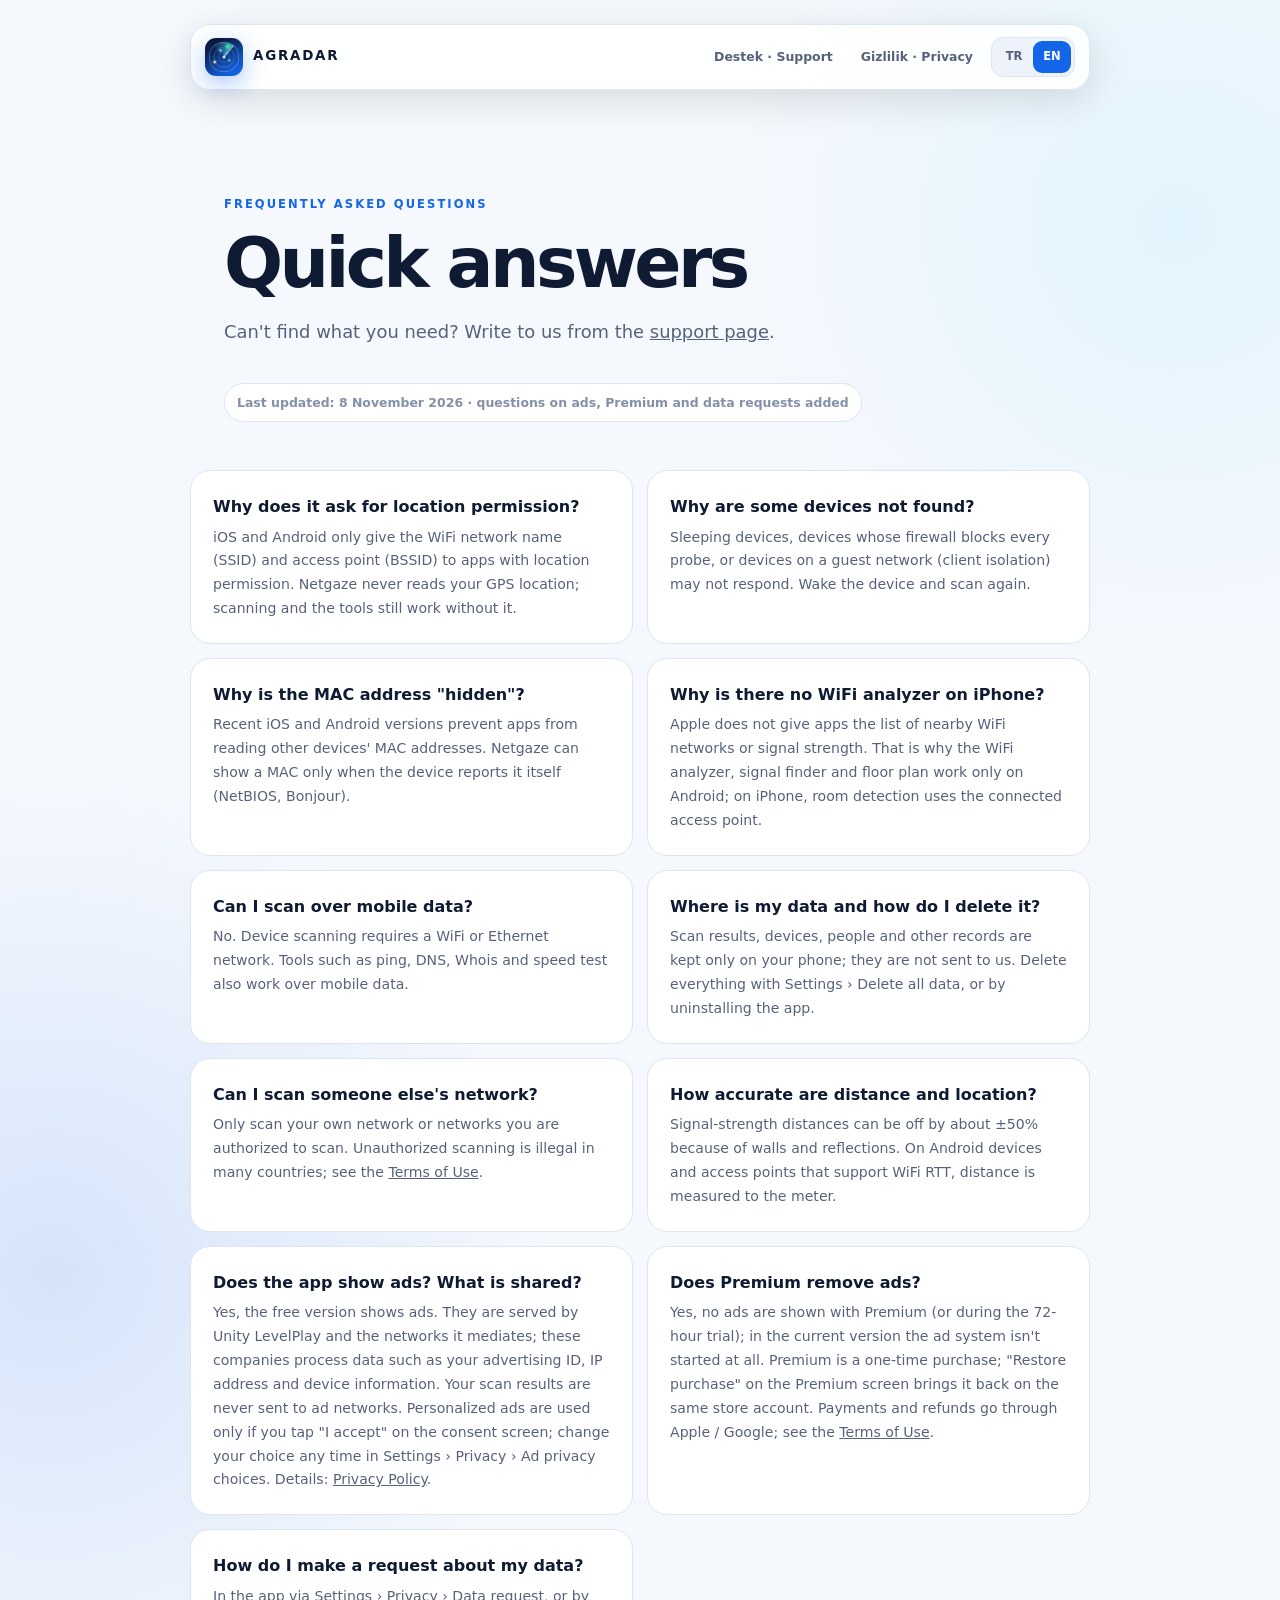
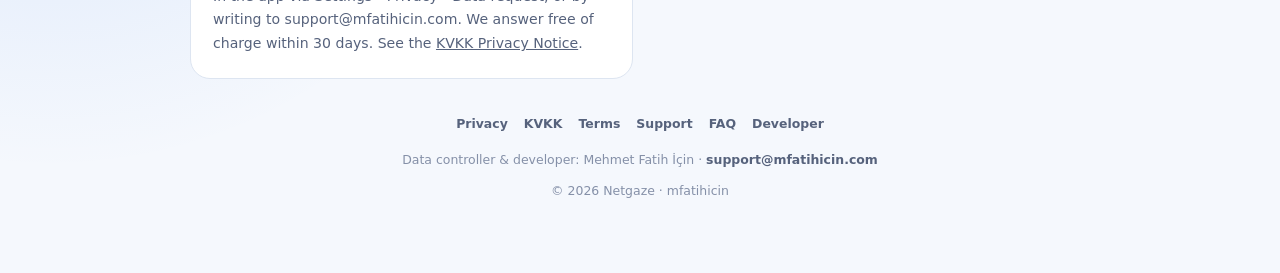
<file: faq.html>
<!DOCTYPE html>
<html lang="tr">
  <head>
    <meta charset="utf-8" />
    <meta name="viewport" content="width=device-width, initial-scale=1" />
<link rel="canonical" href="https://mfatihicin.com/agradar-privacy/faq.html">
    <meta name="description" content="Netgaze frequently asked questions." />
    <meta name="theme-color" content="#070f24" />
    <title>Netgaze — Sık Sorulan Sorular</title>
    <link rel="icon" href="ikon.png" />
    <link rel="stylesheet" href="styles.css" />
    <script src="site.js" defer></script>
  </head>
  <body
    data-language="tr"
    data-title-tr="Netgaze — Sık Sorulan Sorular"
    data-title-en="Netgaze — FAQ"
  >
    <main class="shell">
      <header class="topbar">
        <a class="brand" href="index.html" aria-label="Netgaze">
          <span class="mark" aria-hidden="true"><img src="ikon.png" alt="" /></span>
          AGRADAR
        </a>
        <div class="top-actions">
          <a class="nav-link" href="support.html">Destek · Support</a>
          <a class="nav-link" href="index.html">Gizlilik · Privacy</a>
          <div class="language-switcher" aria-label="Language">
            <button class="language-button" data-language-button="tr">TR</button>
            <button class="language-button" data-language-button="en">EN</button>
          </div>
        </div>
      </header>

      <div data-language-content="tr">
        <section class="hero">
          <p class="eyebrow">SIK SORULAN SORULAR</p>
          <h1>Hızlı yanıtlar</h1>
          <p class="hero-copy">
            Aradığınızı bulamazsanız <a href="support.html">destek sayfasından</a> bize yazın.
          </p>
          <span class="updated">Son güncelleme: 8 Kasım 2026 · reklam, Premium ve veri talebi soruları eklendi</span>
        </section>
        <section class="faq-grid">
          <div class="faq-card">
            <h3>Neden konum izni istiyor?</h3>
            <p>iOS ve Android, WiFi ağ adını (SSID) ve erişim noktasını (BSSID) yalnızca konum izni olan uygulamalara verir. Netgaze GPS konumunuzu okumaz; izin vermezseniz tarama ve araçlar yine çalışır.</p>
          </div>
          <div class="faq-card">
            <h3>Bazı cihazlar neden bulunamıyor?</h3>
            <p>Uykudaki, güvenlik duvarı tüm sorgulara kapalı olan ya da misafir ağında (istemci yalıtımı) bulunan cihazlar yanıt vermeyebilir. Cihazı uyandırıp yeniden tarayın.</p>
          </div>
          <div class="faq-card">
            <h3>MAC adresi neden "gizli" görünüyor?</h3>
            <p>Yeni iOS ve Android sürümleri, uygulamaların diğer cihazların MAC adresini okumasını engeller. Netgaze MAC'i yalnızca cihaz kendisi bildirirse (NetBIOS, Bonjour) gösterebilir.</p>
          </div>
          <div class="faq-card">
            <h3>iPhone'da neden WiFi analizörü yok?</h3>
            <p>Apple, uygulamalara çevredeki WiFi ağlarının listesini ve sinyal gücünü vermez. Bu yüzden WiFi analizörü, sinyal bulucu ve kat planı yalnızca Android'de çalışır; iPhone'da oda tespiti bağlı erişim noktasına göre yapılır.</p>
          </div>
          <div class="faq-card">
            <h3>Mobil veride tarama yapabilir miyim?</h3>
            <p>Hayır. Cihaz taraması için bir WiFi ya da Ethernet ağına bağlı olmanız gerekir. Ping, DNS, Whois ve hız testi gibi araçlar mobil veride de çalışır.</p>
          </div>
          <div class="faq-card">
            <h3>Verilerim nerede, nasıl silerim?</h3>
            <p>Tarama sonuçları, cihazlar, kişiler ve diğer kayıtlar yalnızca telefonunuzda tutulur; bize gönderilmez. Ayarlar › Tüm verileri sil ile ya da uygulamayı kaldırarak hepsini silebilirsiniz.</p>
          </div>
          <div class="faq-card">
            <h3>Başkasının ağını tarayabilir miyim?</h3>
            <p>Yalnızca kendi ağınızı ya da tarama izniniz olan ağları tarayın. İzinsiz tarama birçok ülkede yasaktır; bkz. <a href="termsofuse.html">Kullanım Koşulları</a>.</p>
          </div>
          <div class="faq-card">
            <h3>Mesafe ve konum ne kadar doğru?</h3>
            <p>Sinyal gücüne dayalı mesafeler duvarlar ve yansımalar nedeniyle yaklaşık ±%50 sapabilir. WiFi RTT destekleyen Android cihaz ve erişim noktalarında metre düzeyinde ölçüm yapılır.</p>
          </div>
          <div class="faq-card">
            <h3>Uygulamada reklam var mı? Neler paylaşılıyor?</h3>
            <p>Evet, ücretsiz sürümde reklam vardır. Reklamlar Unity LevelPlay ve aracılık ettiği ağlarca sunulur; bu şirketler reklam kimliği, IP adresi ve cihaz bilgileri gibi verileri işler. Tarama sonuçlarınız reklam ağlarına gönderilmez. Kişiselleştirilmiş reklam yalnızca rıza ekranında "Kabul ediyorum" derseniz kullanılır; seçiminizi Ayarlar › Gizlilik › Reklam gizlilik seçenekleri'nden istediğiniz an değiştirebilirsiniz. Ayrıntılar: <a href="index.html">Gizlilik Politikası</a>.</p>
          </div>
          <div class="faq-card">
            <h3>Premium alınca reklam kalkar mı?</h3>
            <p>Evet, Premium'da (ve 72 saatlik denemede) reklam gösterilmez; güncel sürümde reklam sistemi de hiç başlatılmaz. Premium tek seferlik bir satın almadır; Premium ekranındaki "Satın alımı geri yükle" ile aynı mağaza hesabında geri gelir. Ödeme ve iadeler Apple / Google üzerinden yürür; bkz. <a href="termsofuse.html">Kullanım Koşulları</a>.</p>
          </div>
          <div class="faq-card">
            <h3>Verilerimle ilgili nasıl talepte bulunurum?</h3>
            <p>Uygulamada Ayarlar › Gizlilik › Veri talebi ile ya da support@mfatihicin.com adresine yazarak. 30 gün içinde ücretsiz cevaplarız. Bkz. <a href="kvkk.html">KVKK Aydınlatma Metni</a>.</p>
          </div>
        </section>
      </div>

      <div data-language-content="en">
        <section class="hero">
          <p class="eyebrow">FREQUENTLY ASKED QUESTIONS</p>
          <h1>Quick answers</h1>
          <p class="hero-copy">
            Can't find what you need? Write to us from the <a href="support.html">support page</a>.
          </p>
          <span class="updated">Last updated: 8 November 2026 · questions on ads, Premium and data requests added</span>
        </section>
        <section class="faq-grid">
          <div class="faq-card">
            <h3>Why does it ask for location permission?</h3>
            <p>iOS and Android only give the WiFi network name (SSID) and access point (BSSID) to apps with location permission. Netgaze never reads your GPS location; scanning and the tools still work without it.</p>
          </div>
          <div class="faq-card">
            <h3>Why are some devices not found?</h3>
            <p>Sleeping devices, devices whose firewall blocks every probe, or devices on a guest network (client isolation) may not respond. Wake the device and scan again.</p>
          </div>
          <div class="faq-card">
            <h3>Why is the MAC address "hidden"?</h3>
            <p>Recent iOS and Android versions prevent apps from reading other devices' MAC addresses. Netgaze can show a MAC only when the device reports it itself (NetBIOS, Bonjour).</p>
          </div>
          <div class="faq-card">
            <h3>Why is there no WiFi analyzer on iPhone?</h3>
            <p>Apple does not give apps the list of nearby WiFi networks or signal strength. That is why the WiFi analyzer, signal finder and floor plan work only on Android; on iPhone, room detection uses the connected access point.</p>
          </div>
          <div class="faq-card">
            <h3>Can I scan over mobile data?</h3>
            <p>No. Device scanning requires a WiFi or Ethernet network. Tools such as ping, DNS, Whois and speed test also work over mobile data.</p>
          </div>
          <div class="faq-card">
            <h3>Where is my data and how do I delete it?</h3>
            <p>Scan results, devices, people and other records are kept only on your phone; they are not sent to us. Delete everything with Settings › Delete all data, or by uninstalling the app.</p>
          </div>
          <div class="faq-card">
            <h3>Can I scan someone else's network?</h3>
            <p>Only scan your own network or networks you are authorized to scan. Unauthorized scanning is illegal in many countries; see the <a href="termsofuse.html">Terms of Use</a>.</p>
          </div>
          <div class="faq-card">
            <h3>How accurate are distance and location?</h3>
            <p>Signal-strength distances can be off by about ±50% because of walls and reflections. On Android devices and access points that support WiFi RTT, distance is measured to the meter.</p>
          </div>
          <div class="faq-card">
            <h3>Does the app show ads? What is shared?</h3>
            <p>Yes, the free version shows ads. They are served by Unity LevelPlay and the networks it mediates; these companies process data such as your advertising ID, IP address and device information. Your scan results are never sent to ad networks. Personalized ads are used only if you tap "I accept" on the consent screen; change your choice any time in Settings › Privacy › Ad privacy choices. Details: <a href="index.html">Privacy Policy</a>.</p>
          </div>
          <div class="faq-card">
            <h3>Does Premium remove ads?</h3>
            <p>Yes, no ads are shown with Premium (or during the 72-hour trial); in the current version the ad system isn't started at all. Premium is a one-time purchase; "Restore purchase" on the Premium screen brings it back on the same store account. Payments and refunds go through Apple / Google; see the <a href="termsofuse.html">Terms of Use</a>.</p>
          </div>
          <div class="faq-card">
            <h3>How do I make a request about my data?</h3>
            <p>In the app via Settings › Privacy › Data request, or by writing to support@mfatihicin.com. We answer free of charge within 30 days. See the <a href="kvkk.html">KVKK Privacy Notice</a>.</p>
          </div>
        </section>
      </div>

      <footer class="footer">
        <div class="footer-links">
          <a href="index.html">Privacy</a>
          <a href="kvkk.html">KVKK</a>
          <a href="termsofuse.html">Terms</a>
          <a href="support.html">Support</a>
          <a href="faq.html">FAQ</a>
          <a href="https://mfatihicin.com">Developer</a>
        </div>
        <p data-language-content="tr">Veri sorumlusu ve geliştirici: Mehmet Fatih İçin · <a href="mailto:support@mfatihicin.com">support@mfatihicin.com</a></p>
        <p data-language-content="en">Data controller &amp; developer: Mehmet Fatih İçin · <a href="mailto:support@mfatihicin.com">support@mfatihicin.com</a></p>
        © <span data-year></span> Netgaze · mfatihicin
      </footer>
    </main>
  </body>
</html>
</file>
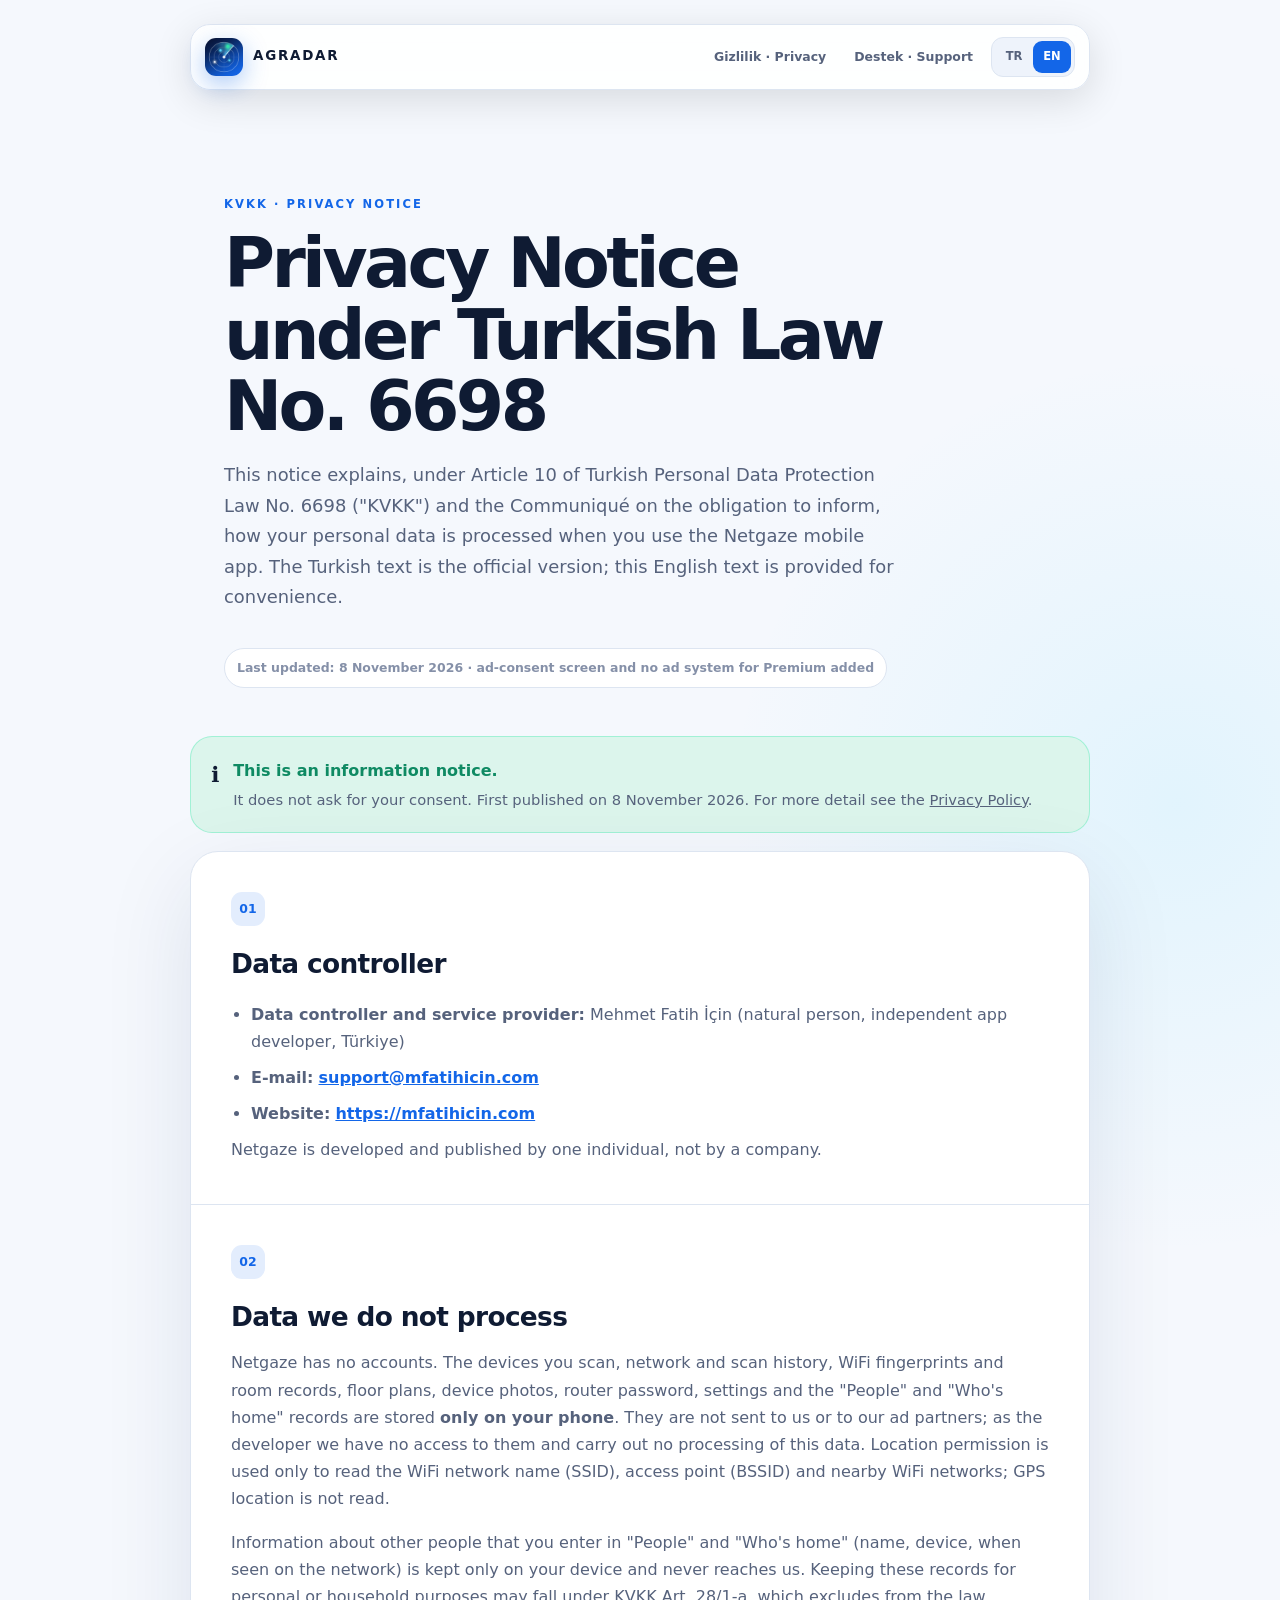
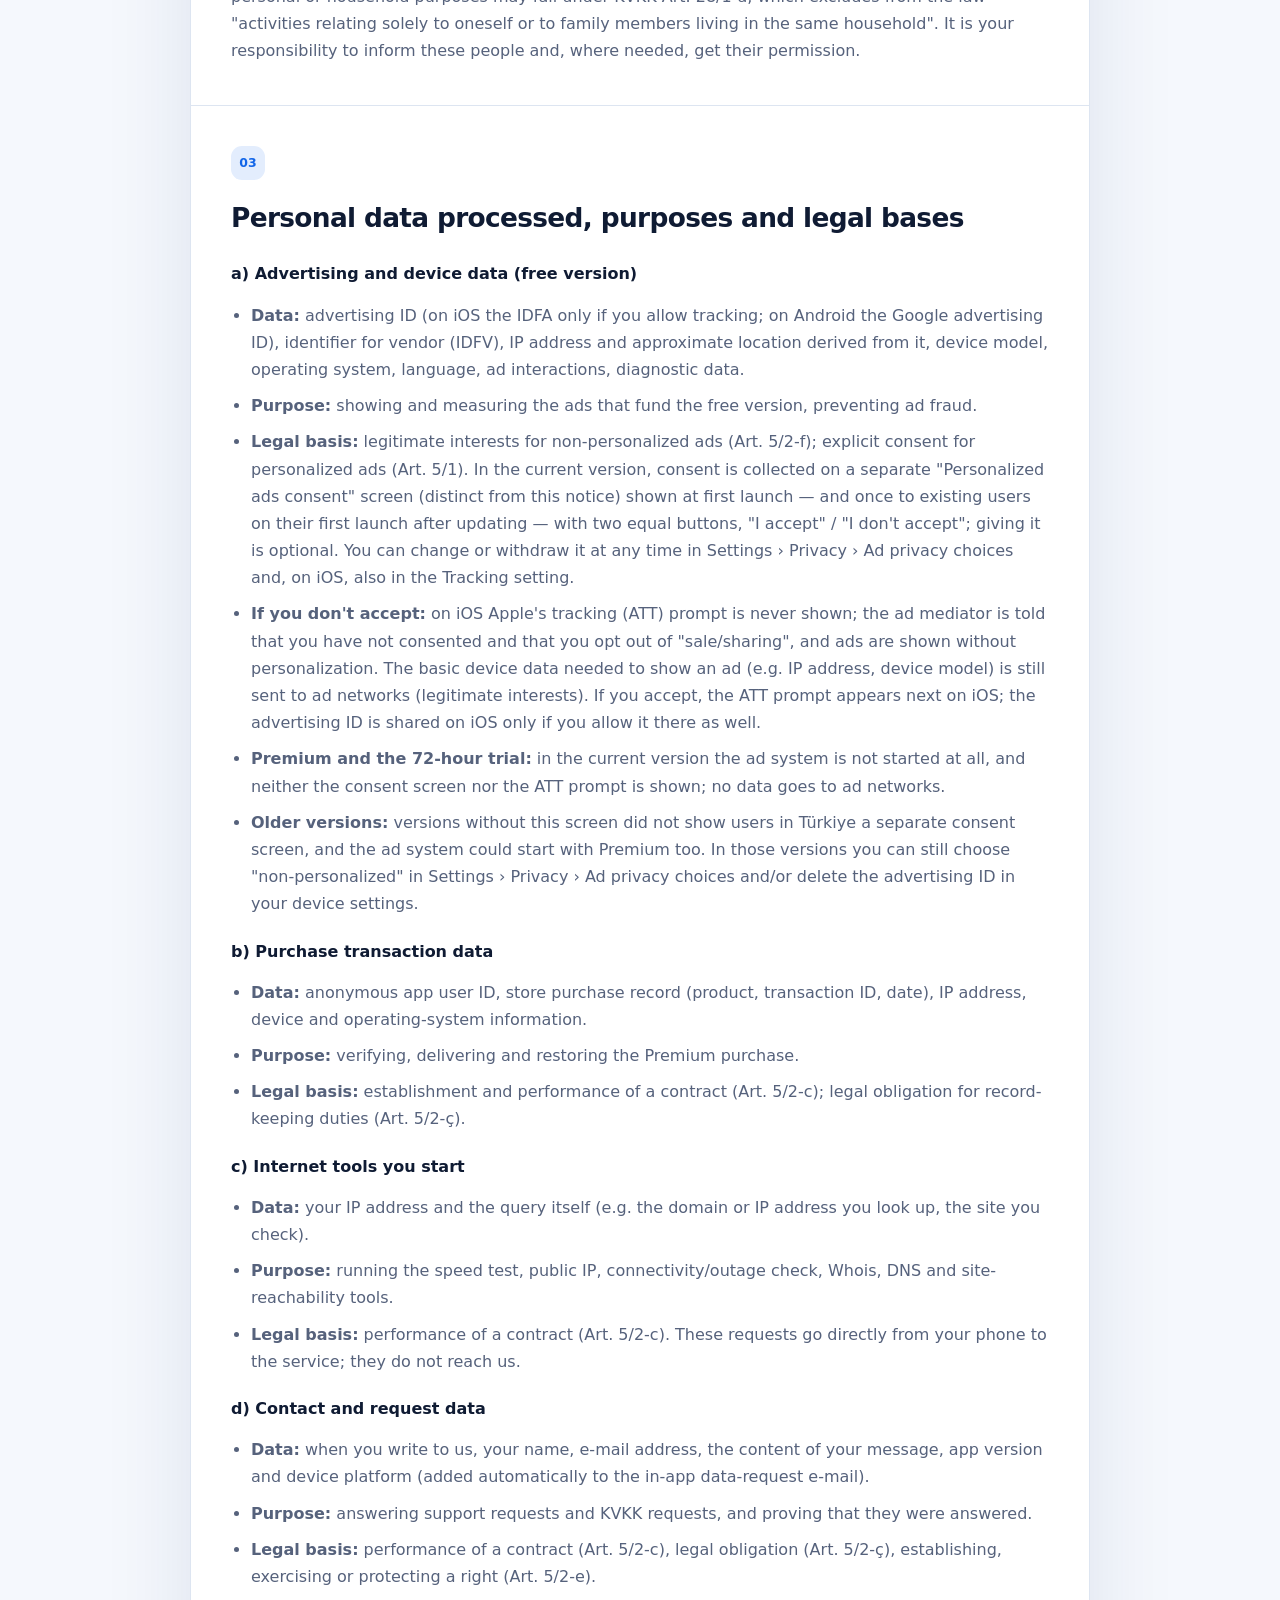
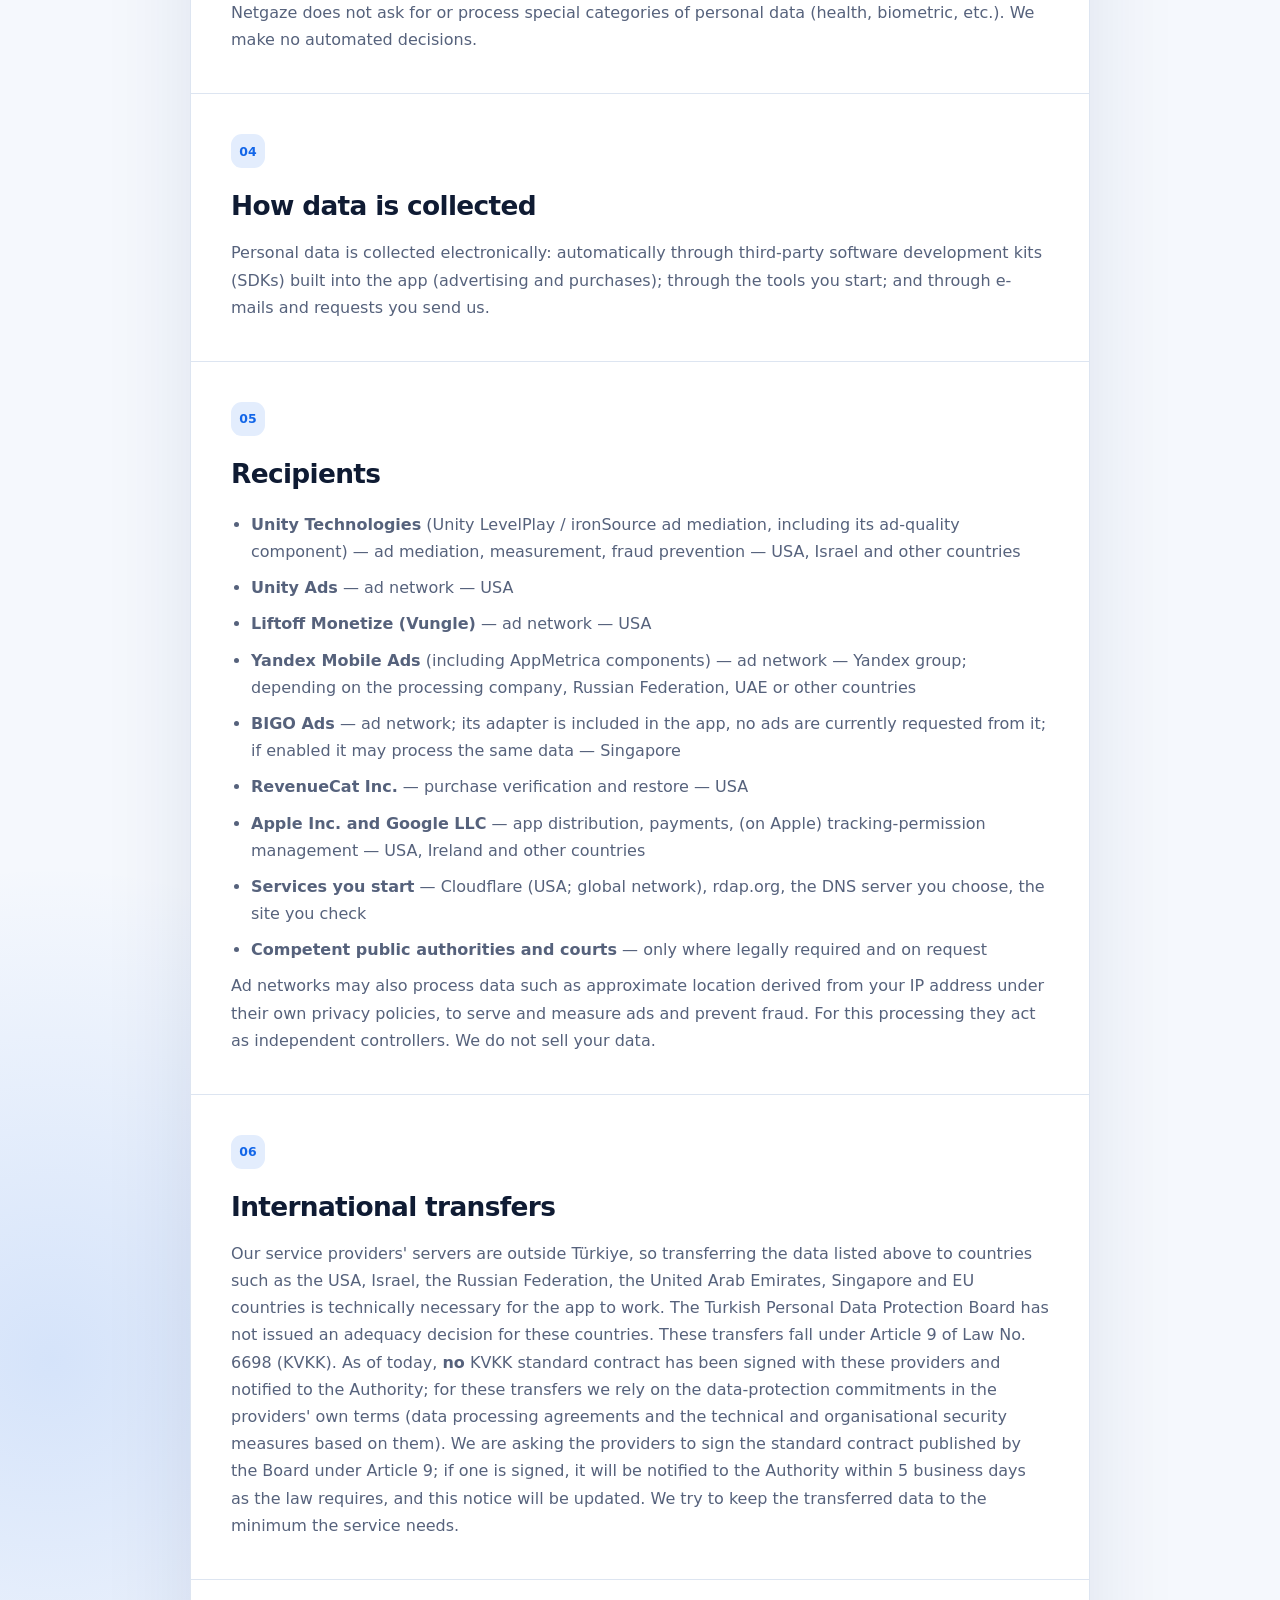
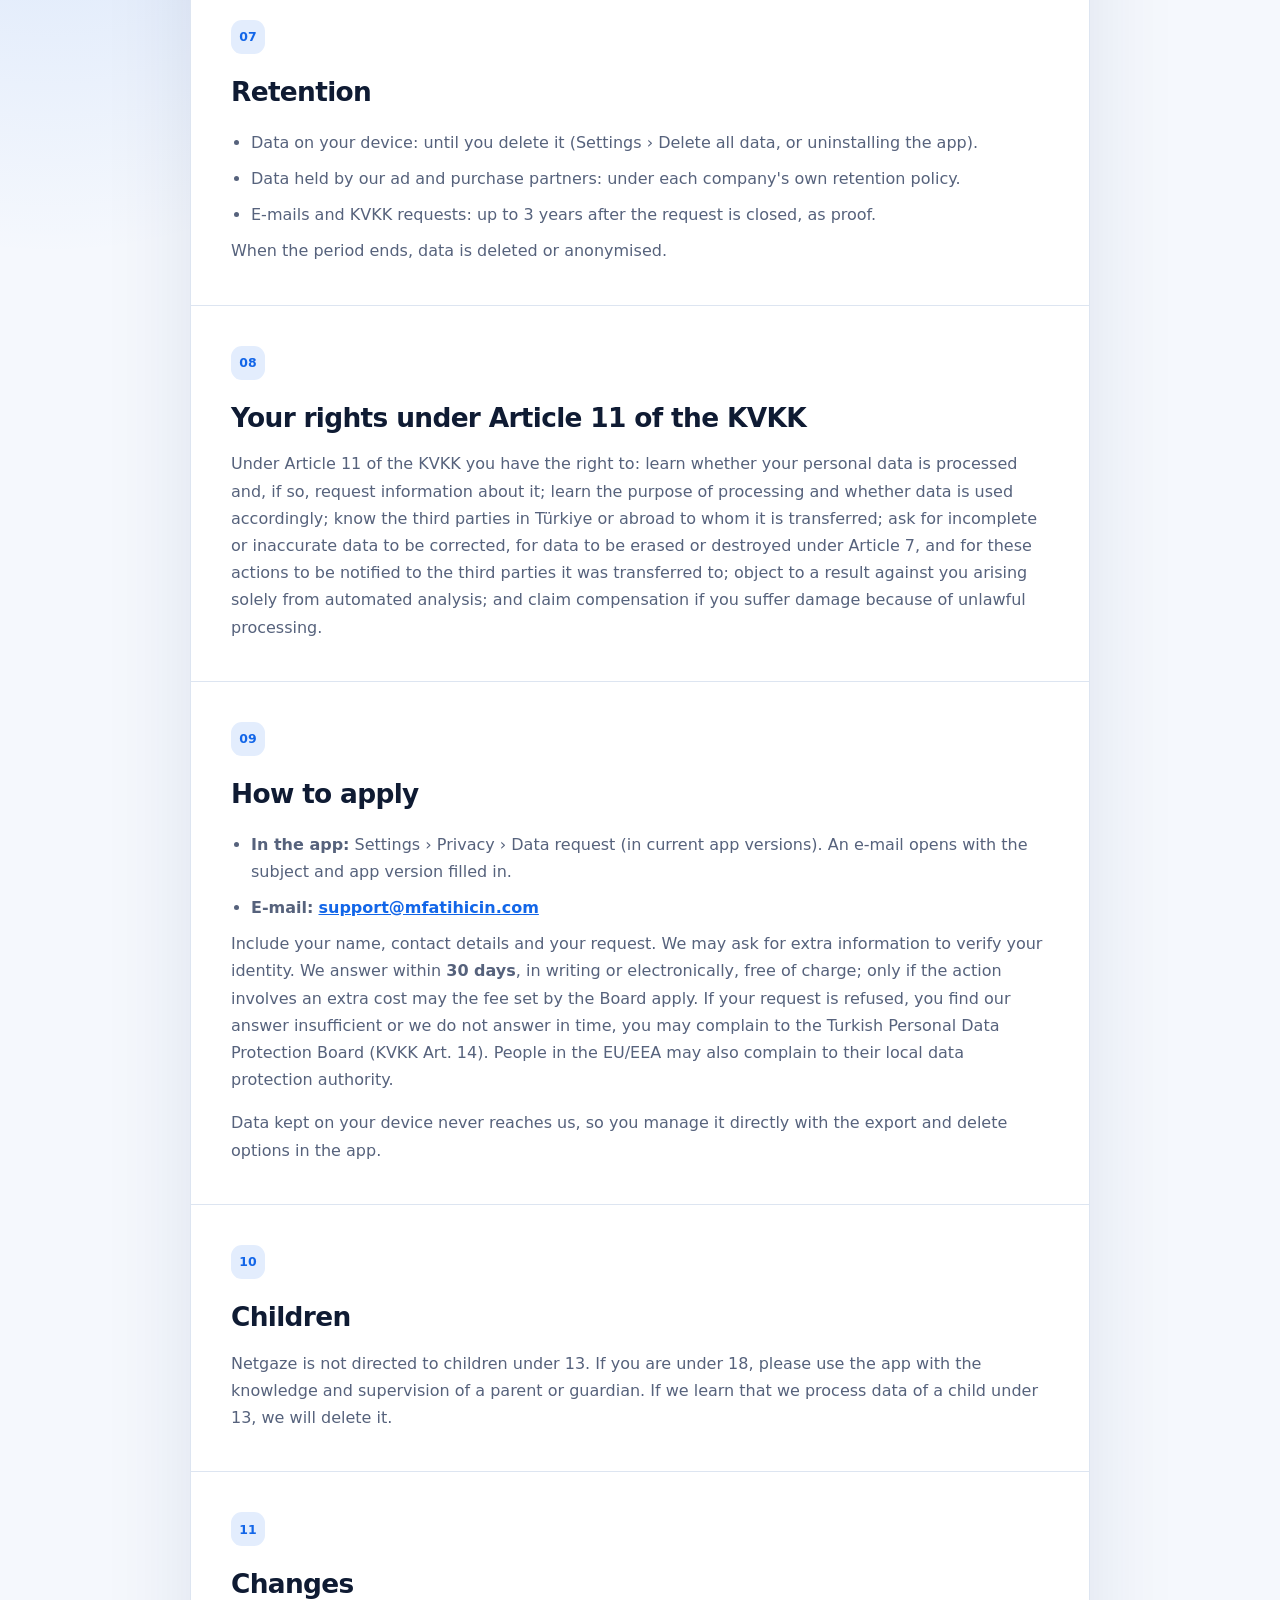
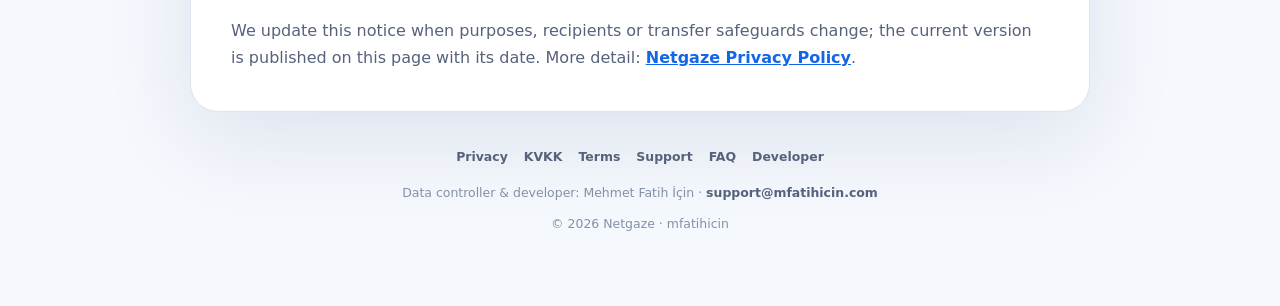
<file: kvkk.html>
<!DOCTYPE html>
<html lang="tr">
  <head>
    <meta charset="utf-8" />
    <meta name="viewport" content="width=device-width, initial-scale=1" />
<link rel="canonical" href="https://mfatihicin.com/agradar-privacy/kvkk.html">
    <meta
      name="description"
      content="Netgaze KVKK Aydınlatma Metni. Netgaze privacy notice under Turkish Law No. 6698."
    />
    <meta name="theme-color" content="#070f24" />
    <title>Netgaze — KVKK Aydınlatma Metni</title>
    <link rel="icon" href="ikon.png" />
    <link rel="stylesheet" href="styles.css" />
    <script src="site.js" defer></script>
  </head>
  <body
    data-language="tr"
    data-title-tr="Netgaze — KVKK Aydınlatma Metni"
    data-title-en="Netgaze — Privacy Notice (Turkish Law No. 6698)"
  >
    <main class="shell">
      <header class="topbar">
        <a class="brand" href="index.html" aria-label="Netgaze">
          <span class="mark" aria-hidden="true"><img src="ikon.png" alt="" /></span>
          AGRADAR
        </a>
        <div class="top-actions">
          <a class="nav-link" href="index.html">Gizlilik · Privacy</a>
          <a class="nav-link" href="support.html">Destek · Support</a>
          <div class="language-switcher" aria-label="Language">
            <button class="language-button" data-language-button="tr">TR</button>
            <button class="language-button" data-language-button="en">EN</button>
          </div>
        </div>
      </header>

      <div data-language-content="tr">
        <section class="hero">
          <p class="eyebrow">KVKK · AYDINLATMA METNİ</p>
          <h1>Kişisel verilerin korunması hakkında aydınlatma</h1>
          <p class="hero-copy">
            Bu metin, 6698 sayılı Kişisel Verilerin Korunması Kanunu'nun
            ("KVKK") 10. maddesi ve Aydınlatma Yükümlülüğünün Yerine
            Getirilmesinde Uyulacak Usul ve Esaslar Hakkında Tebliğ uyarınca,
            Netgaze mobil uygulamasını kullanırken kişisel verilerinizin nasıl
            işlendiğini açıklar.
          </p>
          <span class="updated">Son güncelleme: 8 Kasım 2026 · reklam rıza ekranı ve Premium'da reklam sisteminin başlatılmaması eklendi</span>
        </section>

        <div class="notice">
          <span class="notice-icon" aria-hidden="true">ℹ️</span>
          <div>
            <strong>Bu bir bilgilendirme metnidir.</strong>
            <p>
              Sizden onay istemez. 8 Kasım 2026'da ilk kez yayımlandı.
              Ayrıntılı açıklamalar için
              <a href="index.html">Gizlilik Politikası</a>'na bakın.
            </p>
          </div>
        </div>

        <article class="content-card">
          <section class="section">
            <span class="section-number">01</span>
            <h2>Veri sorumlusu</h2>
            <ul>
              <li><strong>Veri sorumlusu ve hizmet sağlayıcı:</strong> Mehmet Fatih İçin (gerçek kişi, bağımsız uygulama geliştiricisi, Türkiye)</li>
              <li><strong>E-posta:</strong> <a href="mailto:support@mfatihicin.com?subject=Netgaze%20KVKK">support@mfatihicin.com</a></li>
              <li><strong>İnternet sitesi:</strong> <a href="https://mfatihicin.com">https://mfatihicin.com</a></li>
            </ul>
            <p>Netgaze bir şirket tarafından değil, tek bir kişi tarafından geliştirilir ve yayımlanır.</p>
          </section>

          <section class="section">
            <span class="section-number">02</span>
            <h2>Tarafımızca işlenmeyen veriler</h2>
            <p>
              Netgaze'de hesap yoktur. Taradığınız cihazlar, ağ ve tarama
              geçmişi, WiFi parmak izleri ve oda kayıtları, kat planları,
              cihaz fotoğrafları, modem şifresi, ayarlar ile "Kişiler" ve "Kim
              evde" kayıtları <strong>yalnızca telefonunuzda</strong>
              saklanır. Bu veriler bize veya reklam ortaklarına gönderilmez;
              geliştirici olarak bunlara erişimimiz yoktur ve bu veriler
              bakımından tarafımızca bir kişisel veri işleme faaliyeti
              yürütülmez. Konum izni yalnızca WiFi ağ adını (SSID), erişim
              noktasını (BSSID) ve çevredeki WiFi ağlarını okumak için
              kullanılır; GPS konumu okunmaz.
            </p>
            <p>
              "Kişiler" ve "Kim evde" özelliklerine girdiğiniz başka kişilere
              ait bilgiler (ad, cihaz, ağda görülme zamanı) yalnızca sizin
              cihazınızda tutulur ve bize ulaşmaz. Bu kayıtları kişisel veya
              ev içi amaçlarla tutmanız, KVKK m.28/1-a'da Kanun'un
              uygulanmayacağı hâller arasında sayılan "tamamen kendisiyle veya
              aynı konutta yaşayan aile fertleriyle ilgili faaliyetler"
              kapsamında kalabilir. Bu kişileri bilgilendirmek ve gerektiğinde
              izinlerini almak sizin sorumluluğunuzdadır.
            </p>
          </section>

          <section class="section">
            <span class="section-number">03</span>
            <h2>İşlenen kişisel veriler, amaçlar ve hukuki sebepler</h2>
            <h3>a) Reklam ve cihaz verileri (ücretsiz sürüm)</h3>
            <ul>
              <li><strong>Veriler:</strong> reklam kimliği (iOS'ta IDFA yalnızca takip izni verirseniz; Android'de Google reklam kimliği), uygulama satıcısı kimliği (IDFV), IP adresi ve buna dayalı yaklaşık konum, cihaz modeli, işletim sistemi, dil, reklam etkileşimleri, tanılama verileri.</li>
              <li><strong>Amaç:</strong> ücretsiz sürümü finanse eden reklamları göstermek ve ölçmek, reklam sahtekarlığını önlemek.</li>
              <li><strong>Hukuki sebep:</strong> kişiselleştirilmemiş reklam için meşru menfaat (m.5/2-f); kişiselleştirilmiş reklam için açık rıza (m.5/1). Açık rıza, uygulamanın güncel sürümünde ilk açılışta (mevcut kullanıcılara güncellemeden sonraki ilk açılışta bir kez) gösterilen ve bu aydınlatma metninden ayrı olan "Kişiselleştirilmiş reklam izni" ekranında, eşit ağırlıklı "Kabul ediyorum" / "Kabul etmiyorum" düğmeleriyle alınır; vermek isteğe bağlıdır. Rızanızı istediğiniz an Ayarlar › Gizlilik › Reklam gizlilik seçenekleri'nden değiştirebilir veya geri alabilirsiniz; iOS'ta ayrıca İzleme ayarından da kapatabilirsiniz.</li>
              <li><strong>Kabul etmezseniz:</strong> iOS'ta Apple'ın takip izni (ATT) penceresi hiç gösterilmez; reklam aracısına rızanızın olmadığı ve "verilerimi satma/paylaşma" tercihi bildirilir, reklamlar kişiselleştirilmeden gösterilir. Reklamın gösterilebilmesi için gereken temel cihaz verileri (ör. IP adresi, cihaz modeli) yine reklam ağlarına iletilir (meşru menfaat). Kabul ederseniz iOS'ta ardından ATT penceresi açılır; reklam kimliği iOS'ta yalnızca orada da izin verirseniz paylaşılır.</li>
              <li><strong>Premium ve 72 saatlik deneme:</strong> güncel sürümde reklam sistemi hiç başlatılmaz, rıza ekranı ve ATT penceresi gösterilmez; reklam ağlarına veri gitmez.</li>
              <li><strong>Eski sürümler:</strong> bu ekranın bulunmadığı eski sürümlerde Türkiye'deki kullanıcılara ayrı rıza ekranı gösterilmiyordu ve Premium'da da reklam sistemi başlayabiliyordu. Bu sürümlerde de Ayarlar › Gizlilik › Reklam gizlilik seçenekleri'nden "kişiselleştirilmemiş"i seçebilir ve/veya cihaz ayarlarından reklam kimliğini silebilirsiniz.</li>
            </ul>
            <h3>b) Satın alma işlem verileri</h3>
            <ul>
              <li><strong>Veriler:</strong> anonim uygulama kullanıcı kimliği, mağaza satın alma kaydı (ürün, işlem kimliği, tarih), IP adresi, cihaz ve işletim sistemi bilgisi.</li>
              <li><strong>Amaç:</strong> Premium satın alımını doğrulamak, teslim etmek ve geri yüklemek.</li>
              <li><strong>Hukuki sebep:</strong> sözleşmenin kurulması ve ifası (m.5/2-c); kayıt saklama yükümlülükleri için hukuki yükümlülük (m.5/2-ç).</li>
            </ul>
            <h3>c) Sizin başlattığınız internet araçları</h3>
            <ul>
              <li><strong>Veriler:</strong> IP adresiniz ve sorgunun kendisi (ör. sorguladığınız alan adı veya IP adresi, kontrol ettiğiniz site).</li>
              <li><strong>Amaç:</strong> hız testi, genel IP, bağlantı/kesinti kontrolü, Whois, DNS ve site erişim kontrolü araçlarını çalıştırmak.</li>
              <li><strong>Hukuki sebep:</strong> sözleşmenin ifası (m.5/2-c). Bu istekler doğrudan telefonunuzdan ilgili hizmete gider; bize ulaşmaz.</li>
            </ul>
            <h3>d) İletişim ve başvuru verileri</h3>
            <ul>
              <li><strong>Veriler:</strong> bize yazdığınızda adınız, e-posta adresiniz, mesajınızın içeriği, uygulama sürümü ve cihaz platformu (uygulama içi veri talebi e-postasında otomatik eklenir).</li>
              <li><strong>Amaç:</strong> destek taleplerine ve KVKK başvurularına cevap vermek, cevap verildiğini ispat etmek.</li>
              <li><strong>Hukuki sebep:</strong> sözleşmenin ifası (m.5/2-c), hukuki yükümlülük (m.5/2-ç), bir hakkın tesisi, kullanılması veya korunması (m.5/2-e).</li>
            </ul>
            <p>Netgaze özel nitelikli kişisel veri (sağlık, biyometrik vb.) istemez ve işlemez. Otomatik karar alma yapmayız.</p>
          </section>

          <section class="section">
            <span class="section-number">04</span>
            <h2>Toplama yöntemi</h2>
            <p>
              Kişisel veriler elektronik ortamda şu yollarla toplanır:
              uygulamaya entegre edilmiş üçüncü taraf yazılım geliştirme
              kitleri (SDK) aracılığıyla otomatik olarak (reklam ve satın
              alma); sizin başlattığınız araçlar aracılığıyla; ve bize
              gönderdiğiniz e-postalar ile başvurular aracılığıyla.
            </p>
          </section>

          <section class="section">
            <span class="section-number">05</span>
            <h2>Aktarılan taraflar</h2>
            <ul>
              <li><strong>Unity Technologies</strong> (Unity LevelPlay / ironSource reklam aracılığı, reklam kalitesi bileşeni dahil) — reklam aracılığı, ölçüm, sahtekarlık önleme — ABD, İsrail ve diğer ülkeler</li>
              <li><strong>Unity Ads</strong> — reklam ağı — ABD</li>
              <li><strong>Liftoff Monetize (Vungle)</strong> — reklam ağı — ABD</li>
              <li><strong>Yandex Mobile Ads</strong> (AppMetrica bileşenleri dahil) — reklam ağı — Yandex şirketler grubu; işleyen şirkete göre Rusya Federasyonu, BAE veya diğer ülkeler</li>
              <li><strong>BIGO Ads</strong> — reklam ağı; uygulamada bağdaştırıcısı bulunur, şu an bu ağdan reklam istenmez; etkinleştirilirse aynı verileri işleyebilir — Singapur</li>
              <li><strong>RevenueCat Inc.</strong> — satın alma doğrulama ve geri yükleme — ABD</li>
              <li><strong>Apple Inc. ve Google LLC</strong> — uygulama dağıtımı, ödeme, (Apple'da) takip izni yönetimi — ABD, İrlanda ve diğer ülkeler</li>
              <li><strong>Sizin başlattığınız hizmetler</strong> — Cloudflare (ABD; küresel ağ), rdap.org, seçtiğiniz DNS sunucusu, kontrol ettiğiniz site</li>
              <li><strong>Yetkili kamu kurum ve kuruluşları ile yargı mercileri</strong> — yalnızca hukuki yükümlülük kapsamında ve talep edildiğinde</li>
            </ul>
            <p>
              Reklam ağları, reklamı göstermek, ölçmek ve sahtekarlığı önlemek
              için kendi gizlilik politikaları kapsamında IP adresine dayalı
              yaklaşık konum gibi verileri de işleyebilir. Bu ağlar bu işlemler
              bakımından kendi adına veri sorumlusudur. Verilerinizi satmayız.
            </p>
          </section>

          <section class="section">
            <span class="section-number">06</span>
            <h2>Yurt dışına aktarım</h2>
            <p>
              Hizmet sağlayıcılarımızın sunucuları Türkiye dışındadır;
              yukarıda sayılan verilerin ABD, İsrail, Rusya Federasyonu,
              Birleşik Arap Emirlikleri, Singapur ve AB ülkeleri gibi ülkelere
              aktarılması uygulamanın çalışması için teknik bir gerekliliktir.
              Bu ülkeler için Kişisel Verileri Koruma Kurulu'nun verdiği bir
              yeterlilik kararı bulunmamaktadır. Bu aktarımlar KVKK m.9
              kapsamındadır. Bugün itibarıyla sağlayıcılarla imzalanmış ve
              Kurum'a bildirilmiş bir KVKK standart sözleşmesi
              <strong>bulunmamaktadır</strong>; aktarımlarda sağlayıcıların
              sözleşmelerinde yer alan veri koruma taahhütlerine (veri işleme
              sözleşmeleri ve bunlara dayalı teknik ve idari güvenlik
              önlemleri) dayanıyoruz. KVKK m.9'da öngörülen standart
              sözleşmenin imzalanmasını sağlayıcılardan talep ediyoruz; bir
              sözleşme imzalanırsa Kanun gereği 5 iş günü içinde Kurum'a
              bildirilecek ve bu metin güncellenecektir. Aktarılan veriyi,
              hizmetin gerektirdiği en az düzeyde tutmaya çalışıyoruz.
            </p>
          </section>

          <section class="section">
            <span class="section-number">07</span>
            <h2>Saklama süreleri</h2>
            <ul>
              <li>Cihazınızdaki veriler: siz silene kadar (Ayarlar › Tüm verileri sil veya uygulamayı kaldırma).</li>
              <li>Reklam ve satın alma ortaklarındaki veriler: ilgili şirketin kendi saklama politikasına göre.</li>
              <li>E-postalar ve KVKK başvuruları: talebin sonuçlanmasından sonra, ispat amacıyla en fazla 3 yıl.</li>
            </ul>
            <p>Süre dolunca veriler silinir veya anonim hâle getirilir.</p>
          </section>

          <section class="section">
            <span class="section-number">08</span>
            <h2>KVKK m.11 kapsamındaki haklarınız</h2>
            <p>
              KVKK m.11 kapsamında şu haklara sahipsiniz: kişisel
              verilerinizin işlenip işlenmediğini öğrenme ve işlenmişse bilgi
              isteme; işlenme amacını ve amacına uygun kullanılıp
              kullanılmadığını öğrenme; yurt içinde veya yurt dışında
              aktarıldığı üçüncü kişileri bilme; eksik veya yanlış işlenmişse
              düzeltilmesini, KVKK m.7 çerçevesinde silinmesini veya yok
              edilmesini ve bu işlemlerin aktarılan üçüncü kişilere
              bildirilmesini isteme; münhasıran otomatik sistemlerle analiz
              edilmesi sonucu aleyhinize bir sonuç çıkmasına itiraz etme;
              kanuna aykırı işleme nedeniyle zarara uğrarsanız zararın
              giderilmesini talep etme.
            </p>
          </section>

          <section class="section">
            <span class="section-number">09</span>
            <h2>Başvuru yolları</h2>
            <ul>
              <li><strong>Uygulama içinden:</strong> Ayarlar › Gizlilik › Veri talebi (uygulamanın güncel sürümlerinde). Konu ve uygulama sürümü hazır doldurulmuş bir e-posta açılır.</li>
              <li><strong>E-posta:</strong> <a href="mailto:support@mfatihicin.com?subject=Netgaze%20KVKK%20ba%C5%9Fvurusu">support@mfatihicin.com</a></li>
            </ul>
            <p>
              Başvurunuzda adınızı, iletişim bilginizi ve talebinizi yazın.
              Kimliğinizi doğrulamak için ek bilgi isteyebiliriz. Başvurunuzu
              en geç <strong>30 gün</strong> içinde, yazılı veya elektronik
              olarak ve ücretsiz cevaplarız; işlem ayrıca bir maliyet
              gerektirirse yalnızca Kurul'un belirlediği tarife uygulanabilir.
              Başvurunuz reddedilir, cevabımızı yetersiz bulursanız veya
              süresinde cevap alamazsanız Kişisel Verileri Koruma Kurulu'na
              şikâyette bulunabilirsiniz (KVKK m.14).
            </p>
            <p>
              Cihazınızda kalan veriler bize ulaşmadığı için bunları
              uygulamadaki dışa aktarma ve silme seçenekleriyle doğrudan siz
              yönetirsiniz.
            </p>
          </section>

          <section class="section">
            <span class="section-number">10</span>
            <h2>Çocuklar</h2>
            <p>
              Netgaze 13 yaşından küçük çocuklara yönelik değildir. 18
              yaşından küçükseniz uygulamayı veli veya vasinizin bilgisi ve
              gözetimiyle kullanmalısınız. 13 yaşından küçük bir çocuğa ait
              veri işlediğimizi öğrenirsek bu veriyi sileriz.
            </p>
          </section>

          <section class="section">
            <span class="section-number">11</span>
            <h2>Değişiklikler</h2>
            <p>
              Bu metni, işleme amaçları, alıcılar veya aktarım güvenceleri
              değiştiğinde güncelleriz; güncel hâli bu sayfada tarihiyle
              yayımlanır. Ayrıntılı bilgi:
              <a href="index.html">Netgaze Gizlilik Politikası</a>.
            </p>
          </section>
        </article>
      </div>

      <div data-language-content="en">
        <section class="hero">
          <p class="eyebrow">KVKK · PRIVACY NOTICE</p>
          <h1>Privacy Notice under Turkish Law No. 6698</h1>
          <p class="hero-copy">
            This notice explains, under Article 10 of Turkish Personal Data
            Protection Law No. 6698 ("KVKK") and the Communiqué on the
            obligation to inform, how your personal data is processed when you
            use the Netgaze mobile app. The Turkish text is the official
            version; this English text is provided for convenience.
          </p>
          <span class="updated">Last updated: 8 November 2026 · ad-consent screen and no ad system for Premium added</span>
        </section>

        <div class="notice">
          <span class="notice-icon" aria-hidden="true">ℹ️</span>
          <div>
            <strong>This is an information notice.</strong>
            <p>
              It does not ask for your consent. First published on 8 November
              2026. For more detail see the
              <a href="index.html">Privacy Policy</a>.
            </p>
          </div>
        </div>

        <article class="content-card">
          <section class="section">
            <span class="section-number">01</span>
            <h2>Data controller</h2>
            <ul>
              <li><strong>Data controller and service provider:</strong> Mehmet Fatih İçin (natural person, independent app developer, Türkiye)</li>
              <li><strong>E-mail:</strong> <a href="mailto:support@mfatihicin.com?subject=Netgaze%20KVKK">support@mfatihicin.com</a></li>
              <li><strong>Website:</strong> <a href="https://mfatihicin.com">https://mfatihicin.com</a></li>
            </ul>
            <p>Netgaze is developed and published by one individual, not by a company.</p>
          </section>

          <section class="section">
            <span class="section-number">02</span>
            <h2>Data we do not process</h2>
            <p>
              Netgaze has no accounts. The devices you scan, network and scan
              history, WiFi fingerprints and room records, floor plans, device
              photos, router password, settings and the "People" and "Who's
              home" records are stored <strong>only on your phone</strong>.
              They are not sent to us or to our ad partners; as the developer
              we have no access to them and carry out no processing of this
              data. Location permission is used only to read the WiFi network
              name (SSID), access point (BSSID) and nearby WiFi networks; GPS
              location is not read.
            </p>
            <p>
              Information about other people that you enter in "People" and
              "Who's home" (name, device, when seen on the network) is kept
              only on your device and never reaches us. Keeping these records
              for personal or household purposes may fall under KVKK Art.
              28/1-a, which excludes from the law "activities relating solely
              to oneself or to family members living in the same household".
              It is your responsibility to inform these people and, where
              needed, get their permission.
            </p>
          </section>

          <section class="section">
            <span class="section-number">03</span>
            <h2>Personal data processed, purposes and legal bases</h2>
            <h3>a) Advertising and device data (free version)</h3>
            <ul>
              <li><strong>Data:</strong> advertising ID (on iOS the IDFA only if you allow tracking; on Android the Google advertising ID), identifier for vendor (IDFV), IP address and approximate location derived from it, device model, operating system, language, ad interactions, diagnostic data.</li>
              <li><strong>Purpose:</strong> showing and measuring the ads that fund the free version, preventing ad fraud.</li>
              <li><strong>Legal basis:</strong> legitimate interests for non-personalized ads (Art. 5/2-f); explicit consent for personalized ads (Art. 5/1). In the current version, consent is collected on a separate "Personalized ads consent" screen (distinct from this notice) shown at first launch — and once to existing users on their first launch after updating — with two equal buttons, "I accept" / "I don't accept"; giving it is optional. You can change or withdraw it at any time in Settings › Privacy › Ad privacy choices and, on iOS, also in the Tracking setting.</li>
              <li><strong>If you don't accept:</strong> on iOS Apple's tracking (ATT) prompt is never shown; the ad mediator is told that you have not consented and that you opt out of "sale/sharing", and ads are shown without personalization. The basic device data needed to show an ad (e.g. IP address, device model) is still sent to ad networks (legitimate interests). If you accept, the ATT prompt appears next on iOS; the advertising ID is shared on iOS only if you allow it there as well.</li>
              <li><strong>Premium and the 72-hour trial:</strong> in the current version the ad system is not started at all, and neither the consent screen nor the ATT prompt is shown; no data goes to ad networks.</li>
              <li><strong>Older versions:</strong> versions without this screen did not show users in Türkiye a separate consent screen, and the ad system could start with Premium too. In those versions you can still choose "non-personalized" in Settings › Privacy › Ad privacy choices and/or delete the advertising ID in your device settings.</li>
            </ul>
            <h3>b) Purchase transaction data</h3>
            <ul>
              <li><strong>Data:</strong> anonymous app user ID, store purchase record (product, transaction ID, date), IP address, device and operating-system information.</li>
              <li><strong>Purpose:</strong> verifying, delivering and restoring the Premium purchase.</li>
              <li><strong>Legal basis:</strong> establishment and performance of a contract (Art. 5/2-c); legal obligation for record-keeping duties (Art. 5/2-ç).</li>
            </ul>
            <h3>c) Internet tools you start</h3>
            <ul>
              <li><strong>Data:</strong> your IP address and the query itself (e.g. the domain or IP address you look up, the site you check).</li>
              <li><strong>Purpose:</strong> running the speed test, public IP, connectivity/outage check, Whois, DNS and site-reachability tools.</li>
              <li><strong>Legal basis:</strong> performance of a contract (Art. 5/2-c). These requests go directly from your phone to the service; they do not reach us.</li>
            </ul>
            <h3>d) Contact and request data</h3>
            <ul>
              <li><strong>Data:</strong> when you write to us, your name, e-mail address, the content of your message, app version and device platform (added automatically to the in-app data-request e-mail).</li>
              <li><strong>Purpose:</strong> answering support requests and KVKK requests, and proving that they were answered.</li>
              <li><strong>Legal basis:</strong> performance of a contract (Art. 5/2-c), legal obligation (Art. 5/2-ç), establishing, exercising or protecting a right (Art. 5/2-e).</li>
            </ul>
            <p>Netgaze does not ask for or process special categories of personal data (health, biometric, etc.). We make no automated decisions.</p>
          </section>

          <section class="section">
            <span class="section-number">04</span>
            <h2>How data is collected</h2>
            <p>
              Personal data is collected electronically: automatically through
              third-party software development kits (SDKs) built into the app
              (advertising and purchases); through the tools you start; and
              through e-mails and requests you send us.
            </p>
          </section>

          <section class="section">
            <span class="section-number">05</span>
            <h2>Recipients</h2>
            <ul>
              <li><strong>Unity Technologies</strong> (Unity LevelPlay / ironSource ad mediation, including its ad-quality component) — ad mediation, measurement, fraud prevention — USA, Israel and other countries</li>
              <li><strong>Unity Ads</strong> — ad network — USA</li>
              <li><strong>Liftoff Monetize (Vungle)</strong> — ad network — USA</li>
              <li><strong>Yandex Mobile Ads</strong> (including AppMetrica components) — ad network — Yandex group; depending on the processing company, Russian Federation, UAE or other countries</li>
              <li><strong>BIGO Ads</strong> — ad network; its adapter is included in the app, no ads are currently requested from it; if enabled it may process the same data — Singapore</li>
              <li><strong>RevenueCat Inc.</strong> — purchase verification and restore — USA</li>
              <li><strong>Apple Inc. and Google LLC</strong> — app distribution, payments, (on Apple) tracking-permission management — USA, Ireland and other countries</li>
              <li><strong>Services you start</strong> — Cloudflare (USA; global network), rdap.org, the DNS server you choose, the site you check</li>
              <li><strong>Competent public authorities and courts</strong> — only where legally required and on request</li>
            </ul>
            <p>
              Ad networks may also process data such as approximate location
              derived from your IP address under their own privacy policies, to
              serve and measure ads and prevent fraud. For this processing they
              act as independent controllers. We do not sell your data.
            </p>
          </section>

          <section class="section">
            <span class="section-number">06</span>
            <h2>International transfers</h2>
            <p>
              Our service providers' servers are outside Türkiye, so
              transferring the data listed above to countries such as the USA,
              Israel, the Russian Federation, the United Arab Emirates,
              Singapore and EU countries is technically necessary for the app
              to work. The Turkish Personal Data Protection Board has not
              issued an adequacy decision for these countries. These transfers
              fall under Article 9 of Law No. 6698 (KVKK). As of today,
              <strong>no</strong> KVKK standard contract has been signed with
              these providers and notified to the Authority; for these
              transfers we rely on the data-protection commitments in the
              providers' own terms (data processing agreements and the
              technical and organisational security measures based on them).
              We are asking the providers to sign the standard contract
              published by the Board under Article 9; if one is signed, it will
              be notified to the Authority within 5 business days as the law
              requires, and this notice will be updated. We try to keep the
              transferred data to the minimum the service needs.
            </p>
          </section>

          <section class="section">
            <span class="section-number">07</span>
            <h2>Retention</h2>
            <ul>
              <li>Data on your device: until you delete it (Settings › Delete all data, or uninstalling the app).</li>
              <li>Data held by our ad and purchase partners: under each company's own retention policy.</li>
              <li>E-mails and KVKK requests: up to 3 years after the request is closed, as proof.</li>
            </ul>
            <p>When the period ends, data is deleted or anonymised.</p>
          </section>

          <section class="section">
            <span class="section-number">08</span>
            <h2>Your rights under Article 11 of the KVKK</h2>
            <p>
              Under Article 11 of the KVKK you have the right to: learn whether
              your personal data is processed and, if so, request information
              about it; learn the purpose of processing and whether data is
              used accordingly; know the third parties in Türkiye or abroad to
              whom it is transferred; ask for incomplete or inaccurate data to
              be corrected, for data to be erased or destroyed under Article 7,
              and for these actions to be notified to the third parties it was
              transferred to; object to a result against you arising solely
              from automated analysis; and claim compensation if you suffer
              damage because of unlawful processing.
            </p>
          </section>

          <section class="section">
            <span class="section-number">09</span>
            <h2>How to apply</h2>
            <ul>
              <li><strong>In the app:</strong> Settings › Privacy › Data request (in current app versions). An e-mail opens with the subject and app version filled in.</li>
              <li><strong>E-mail:</strong> <a href="mailto:support@mfatihicin.com?subject=Netgaze%20KVKK%20request">support@mfatihicin.com</a></li>
            </ul>
            <p>
              Include your name, contact details and your request. We may ask
              for extra information to verify your identity. We answer within
              <strong>30 days</strong>, in writing or electronically, free of
              charge; only if the action involves an extra cost may the fee set
              by the Board apply. If your request is refused, you find our
              answer insufficient or we do not answer in time, you may complain
              to the Turkish Personal Data Protection Board (KVKK Art. 14).
              People in the EU/EEA may also complain to their local data
              protection authority.
            </p>
            <p>
              Data kept on your device never reaches us, so you manage it
              directly with the export and delete options in the app.
            </p>
          </section>

          <section class="section">
            <span class="section-number">10</span>
            <h2>Children</h2>
            <p>
              Netgaze is not directed to children under 13. If you are under
              18, please use the app with the knowledge and supervision of a
              parent or guardian. If we learn that we process data of a child
              under 13, we will delete it.
            </p>
          </section>

          <section class="section">
            <span class="section-number">11</span>
            <h2>Changes</h2>
            <p>
              We update this notice when purposes, recipients or transfer
              safeguards change; the current version is published on this page
              with its date. More detail:
              <a href="index.html">Netgaze Privacy Policy</a>.
            </p>
          </section>
        </article>
      </div>

      <footer class="footer">
        <div class="footer-links">
          <a href="index.html">Privacy</a>
          <a href="kvkk.html">KVKK</a>
          <a href="termsofuse.html">Terms</a>
          <a href="support.html">Support</a>
          <a href="faq.html">FAQ</a>
          <a href="https://mfatihicin.com">Developer</a>
        </div>
        <p data-language-content="tr">Veri sorumlusu ve geliştirici: Mehmet Fatih İçin · <a href="mailto:support@mfatihicin.com">support@mfatihicin.com</a></p>
        <p data-language-content="en">Data controller &amp; developer: Mehmet Fatih İçin · <a href="mailto:support@mfatihicin.com">support@mfatihicin.com</a></p>
        © <span data-year></span> Netgaze · mfatihicin
      </footer>
    </main>
  </body>
</html>
</file>
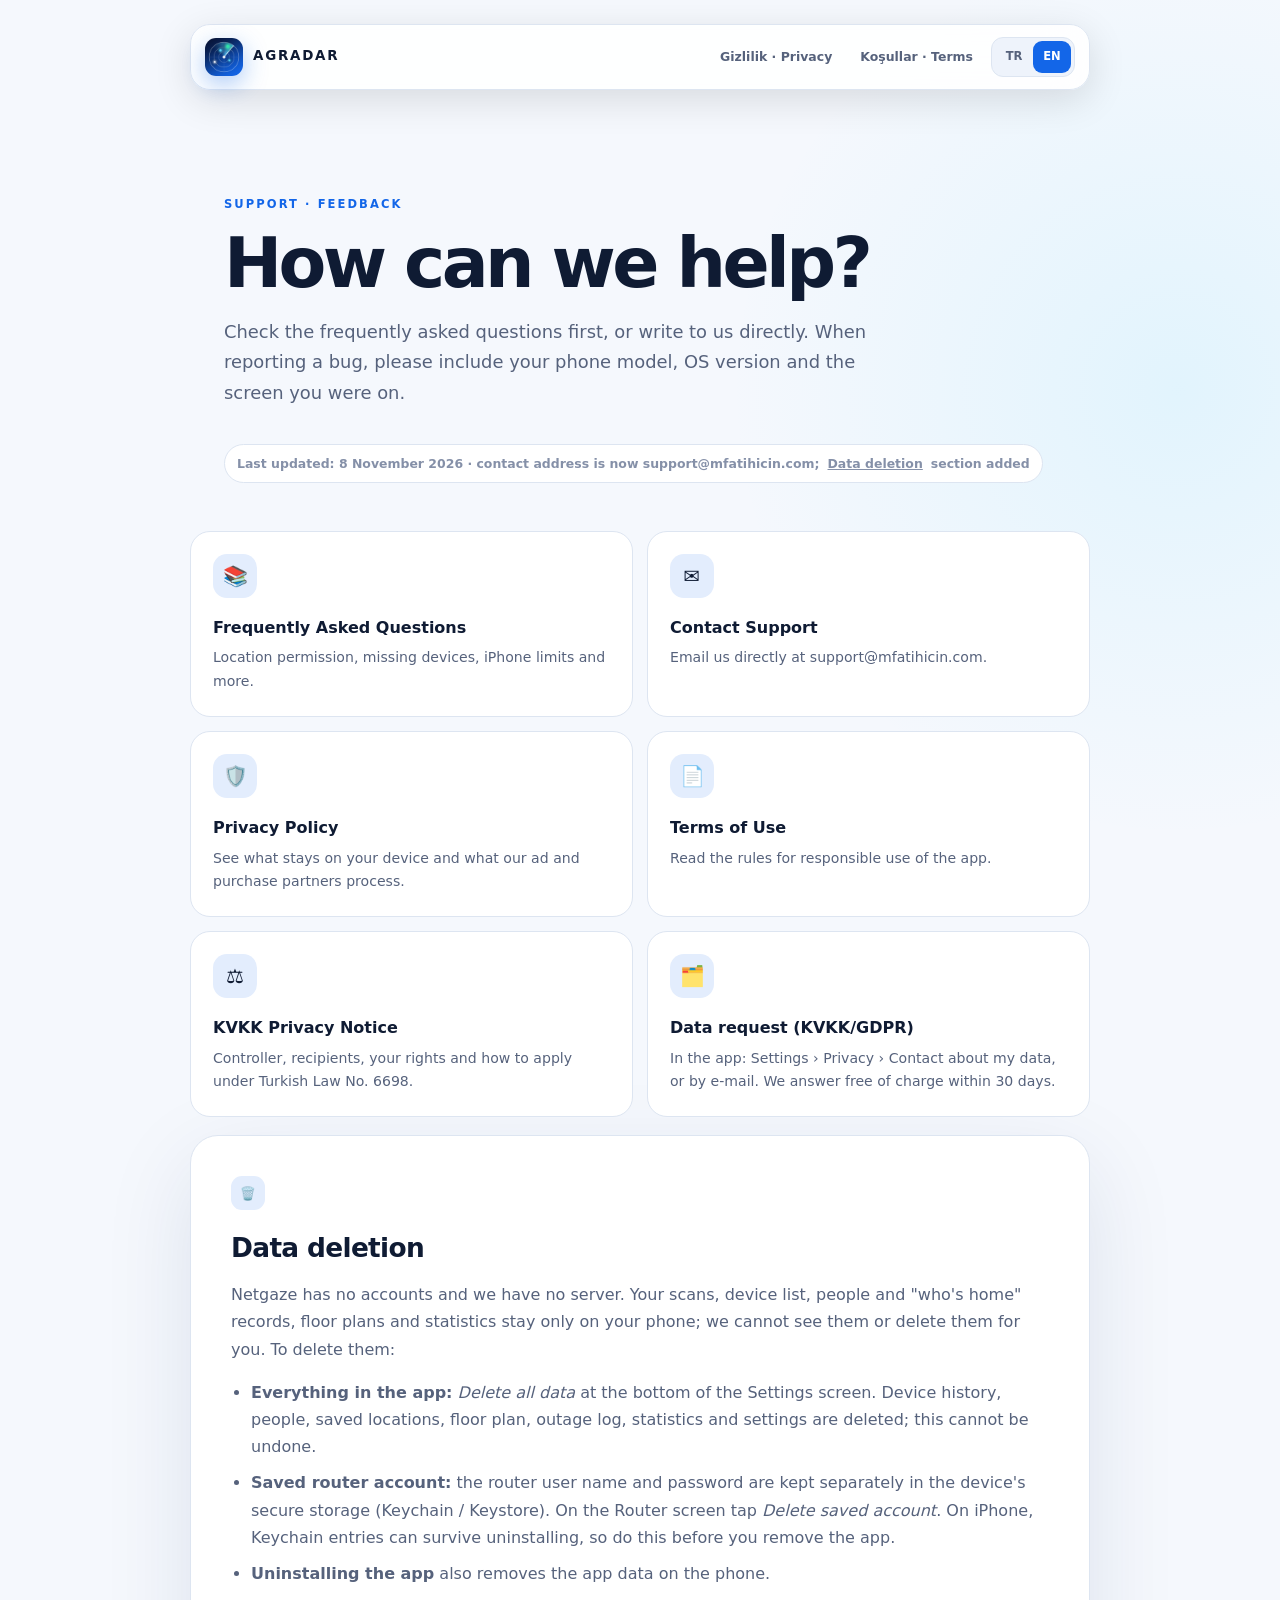
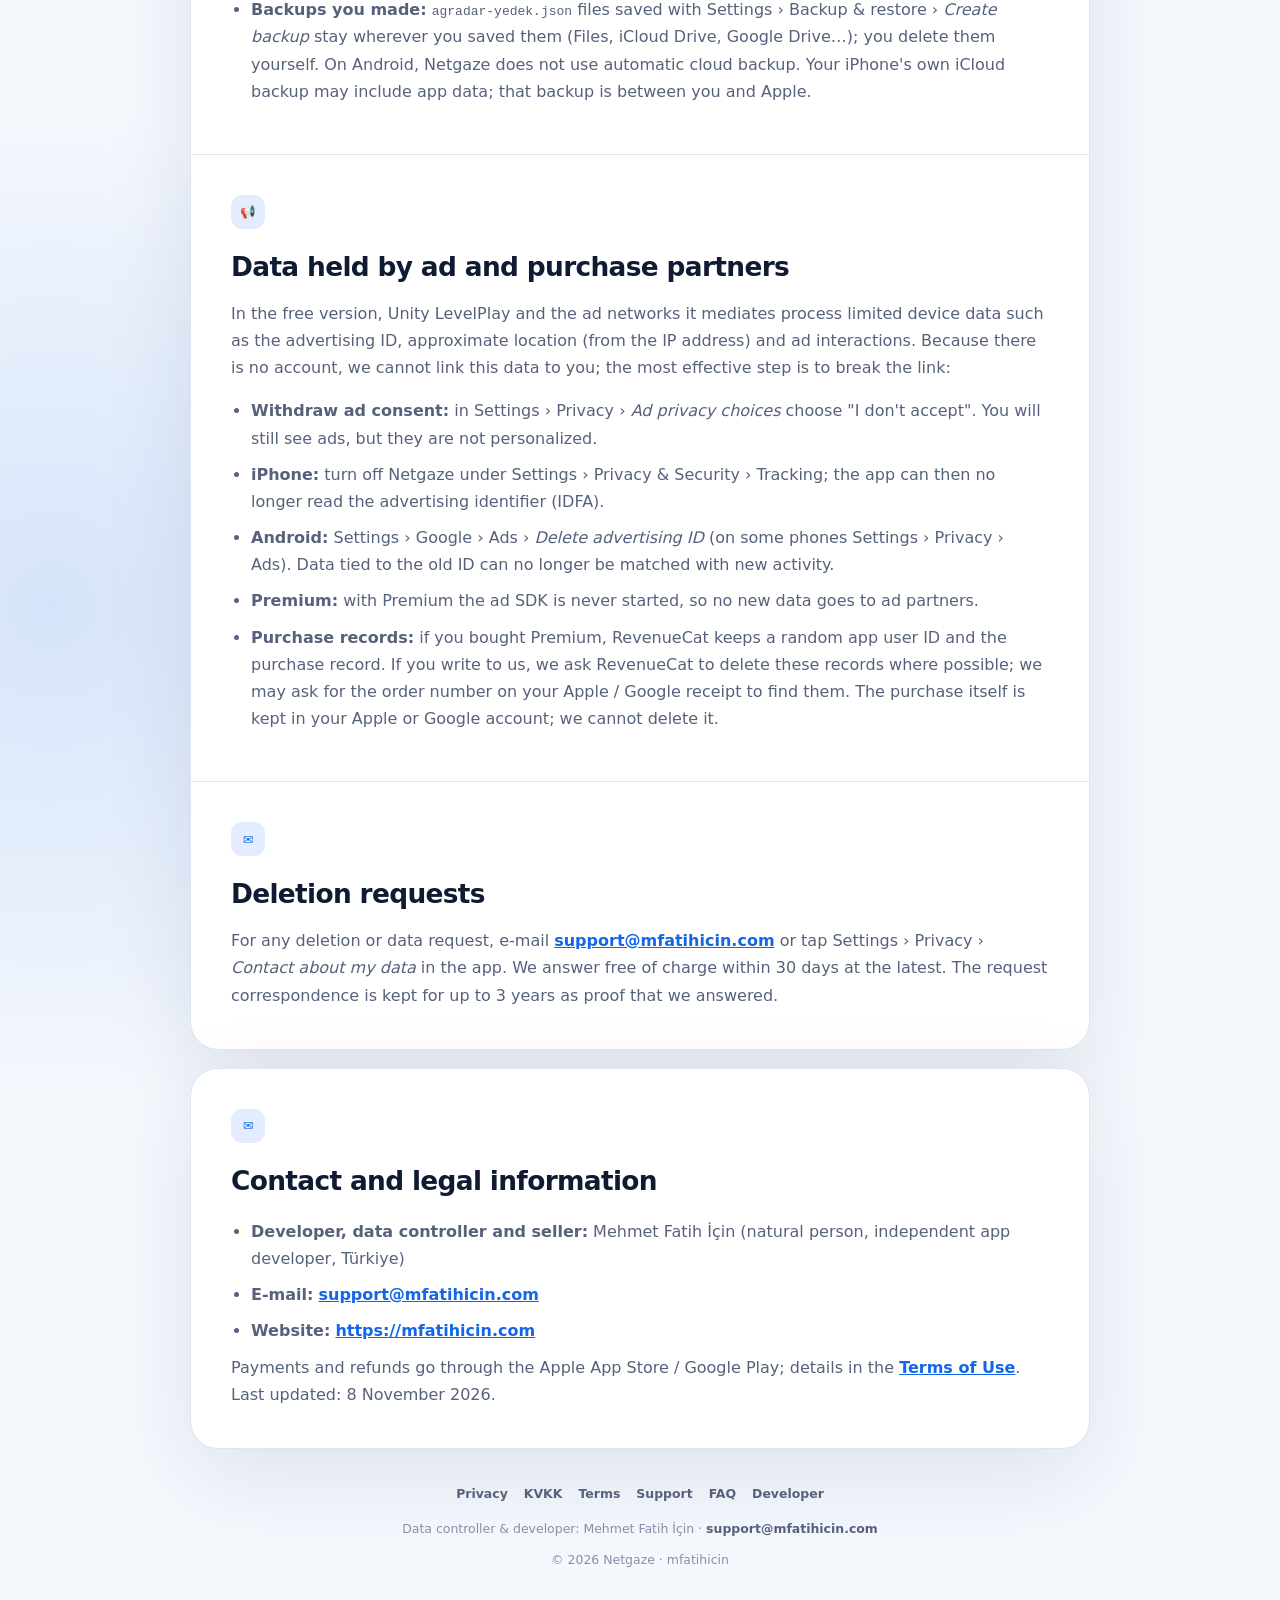
<file: support.html>
<!DOCTYPE html>
<html lang="tr">
  <head>
    <meta charset="utf-8" />
    <meta name="viewport" content="width=device-width, initial-scale=1" />
<link rel="canonical" href="https://mfatihicin.com/agradar-privacy/support.html">
    <meta name="description" content="Netgaze support and contact." />
    <meta name="theme-color" content="#070f24" />
    <title>Netgaze — Destek</title>
    <link rel="icon" href="ikon.png" />
    <link rel="stylesheet" href="styles.css" />
    <script src="site.js" defer></script>
  </head>
  <body
    data-language="tr"
    data-title-tr="Netgaze — Destek"
    data-title-en="Netgaze — Support"
  >
    <main class="shell">
      <header class="topbar">
        <a class="brand" href="index.html" aria-label="Netgaze">
          <span class="mark" aria-hidden="true"><img src="ikon.png" alt="" /></span>
          AGRADAR
        </a>
        <div class="top-actions">
          <a class="nav-link" href="index.html">Gizlilik · Privacy</a>
          <a class="nav-link" href="termsofuse.html">Koşullar · Terms</a>
          <div class="language-switcher" aria-label="Language">
            <button class="language-button" data-language-button="tr">TR</button>
            <button class="language-button" data-language-button="en">EN</button>
          </div>
        </div>
      </header>

      <div data-language-content="tr">
        <section class="hero">
          <p class="eyebrow">DESTEK · GERİ BİLDİRİM</p>
          <h1>Nasıl yardımcı olabiliriz?</h1>
          <p class="hero-copy">
            Önce sık sorulan sorulara göz atabilir ya da doğrudan bize
            yazabilirsiniz. Hata bildirirken telefon modelinizi, işletim
            sistemi sürümünü ve hangi ekranda olduğunuzu yazmanız işimizi
            kolaylaştırır.
          </p>
          <span class="updated">Son güncelleme: 8 Kasım 2026 · iletişim adresi support@mfatihicin.com oldu; <a href="#veri-silme">Veri silme</a> bölümü eklendi</span>
        </section>
        <section class="link-grid">
          <a class="action-card" href="faq.html">
            <span class="action-icon" aria-hidden="true">📚</span>
            <h3>Sık Sorulan Sorular</h3>
            <p>Konum izni, bulunamayan cihazlar, iPhone kısıtları ve daha fazlası.</p>
          </a>
          <a class="action-card" href="mailto:support@mfatihicin.com?subject=Netgaze%20Destek">
            <span class="action-icon" aria-hidden="true">✉️</span>
            <h3>Destek ile İletişim</h3>
            <p>support@mfatihicin.com adresine doğrudan e-posta gönderin.</p>
          </a>
          <a class="action-card" href="index.html">
            <span class="action-icon" aria-hidden="true">🛡️</span>
            <h3>Gizlilik Politikası</h3>
            <p>Hangi verilerin cihazınızda kaldığını, reklam ve satın alma ortaklarının neleri işlediğini öğrenin.</p>
          </a>
          <a class="action-card" href="termsofuse.html">
            <span class="action-icon" aria-hidden="true">📄</span>
            <h3>Kullanım Koşulları</h3>
            <p>Uygulamanın sorumlu kullanım kurallarını inceleyin.</p>
          </a>
          <a class="action-card" href="kvkk.html">
            <span class="action-icon" aria-hidden="true">⚖️</span>
            <h3>KVKK Aydınlatma Metni</h3>
            <p>6698 sayılı Kanun kapsamında veri sorumlusu, alıcılar, haklarınız ve başvuru yolları.</p>
          </a>
          <a class="action-card" href="mailto:support@mfatihicin.com?subject=Netgaze%20veri%20talebi">
            <span class="action-icon" aria-hidden="true">🗂️</span>
            <h3>Veri talebi (KVKK/GDPR)</h3>
            <p>Uygulamada Ayarlar › Gizlilik › Veri talebi ya da e-posta. 30 gün içinde ücretsiz cevaplarız.</p>
          </a>
        </section>
        <article class="content-card" id="veri-silme" style="margin-top: 18px">
          <section class="section">
            <span class="section-number">🗑️</span>
            <h2>Veri silme</h2>
            <p>
              Netgaze'de hesap yoktur ve bizim sunucumuz yoktur. Taramalarınız,
              cihaz listeniz, kişiler ve "kim evde" kayıtları, kat planları ve
              istatistikleriniz yalnızca telefonunuzda durur; biz bunları
              göremeyiz ve sizin yerinize silemeyiz. Silmek için:
            </p>
            <ul>
              <li><strong>Uygulamadaki her şey:</strong> Ayarlar ekranının en altındaki <em>Tüm verileri sil</em>. Cihaz geçmişi, kişiler, konum kayıtları, kat planı, kesinti günlüğü, istatistikler ve ayarlar silinir; geri alınamaz.</li>
              <li><strong>Kayıtlı modem hesabı:</strong> modem kullanıcı adı ve şifresi cihazın güvenli kasasında (Keychain / Keystore) ayrı tutulur. Modem ekranında <em>Kayıtlı hesabı sil</em>'e dokunun. iPhone'da Keychain kayıtları uygulama silindikten sonra da kalabileceği için bunu uygulamayı kaldırmadan önce yapın.</li>
              <li><strong>Uygulamayı kaldırmak</strong> telefondaki uygulama verilerini de siler.</li>
              <li><strong>Kendi aldığınız yedekler:</strong> Ayarlar › Yedekle &amp; geri yükle › <em>Yedek oluştur</em> ile kaydettiğiniz <code>agradar-yedek.json</code> dosyaları, kaydettiğiniz yerde (Dosyalar, iCloud Drive, Google Drive…) kalır; onları siz silersiniz. Android'de Netgaze otomatik bulut yedeğini kullanmaz. iPhone'un kendi iCloud yedeği uygulama verilerini içerebilir; bu yedek Apple ile sizin aranızdadır.</li>
            </ul>
          </section>
          <section class="section">
            <span class="section-number">📢</span>
            <h2>Reklam ve satın alma ortaklarındaki veriler</h2>
            <p>
              Ücretsiz sürümde Unity LevelPlay ve aracılık ettiği reklam ağları
              reklam kimliği, yaklaşık konum (IP adresinden) ve reklam
              etkileşimleri gibi sınırlı cihaz verilerini işler. Hesap olmadığı
              için biz bu verileri sizinle eşleştiremeyiz; en etkili yol bağı
              koparmaktır:
            </p>
            <ul>
              <li><strong>Reklam rızasını geri alın:</strong> Ayarlar › Gizlilik › <em>Reklam gizlilik seçenekleri</em>'nde "Kabul etmiyorum"u seçin. Reklamlar kişiselleştirilmeden gösterilmeye devam eder.</li>
              <li><strong>iPhone:</strong> Ayarlar › Gizlilik ve Güvenlik › İzleme'den Netgaze'in iznini kapatın; uygulama reklam kimliğini (IDFA) artık okuyamaz.</li>
              <li><strong>Android:</strong> Ayarlar › Google › Reklamlar › <em>Reklam kimliğini sil</em> (bazı telefonlarda Ayarlar › Gizlilik › Reklamlar). Eski kimliğe bağlı veriler yeni kayıtlarla eşleşmez.</li>
              <li><strong>Premium:</strong> Premium'da reklam altyapısı hiç başlatılmaz; reklam ortaklarına yeni veri gitmez.</li>
              <li><strong>Satın alma kayıtları:</strong> Premium aldıysanız RevenueCat rastgele bir uygulama kimliği ve satın alma kaydı tutar. Bize yazarsanız bu kayıtların silinmesini, mümkün olan ölçüde, RevenueCat'ten talep ederiz; kaydı bulmak için Apple / Google makbuzundaki sipariş numarasını isteyebiliriz. Satın almanın kendisi Apple veya Google hesabınızda tutulur; onu biz silemeyiz.</li>
            </ul>
          </section>
          <section class="section">
            <span class="section-number">✉️</span>
            <h2>Silme talebi</h2>
            <p>
              Her türlü silme veya veri talebi için
              <a href="mailto:support@mfatihicin.com?subject=Netgaze%20veri%20silme">support@mfatihicin.com</a>
              adresine yazın ya da uygulamada Ayarlar › Gizlilik ›
              <em>Veri talebi (KVKK/GDPR)</em>'ye dokunun. Talebinize en geç
              30 gün içinde ücretsiz cevap veririz. Talep yazışması, cevap
              verdiğimizi ispat için en fazla 3 yıl saklanır.
            </p>
          </section>
        </article>
        <article class="content-card" style="margin-top: 18px">
          <section class="section">
            <span class="section-number">✉️</span>
            <h2>İletişim ve yasal bilgiler</h2>
            <ul>
              <li><strong>Geliştirici, veri sorumlusu ve satıcı:</strong> Mehmet Fatih İçin (gerçek kişi, bağımsız uygulama geliştiricisi, Türkiye)</li>
              <li><strong>E-posta:</strong> <a href="mailto:support@mfatihicin.com?subject=Netgaze">support@mfatihicin.com</a></li>
              <li><strong>İnternet sitesi:</strong> <a href="https://mfatihicin.com">https://mfatihicin.com</a></li>
            </ul>
            <p>Ödeme ve iadeler Apple App Store / Google Play üzerinden yürür; ayrıntılar <a href="termsofuse.html">Kullanım Koşulları</a>'nda. Son güncelleme: 8 Kasım 2026.</p>
          </section>
        </article>
      </div>

      <div data-language-content="en">
        <section class="hero">
          <p class="eyebrow">SUPPORT · FEEDBACK</p>
          <h1>How can we help?</h1>
          <p class="hero-copy">
            Check the frequently asked questions first, or write to us
            directly. When reporting a bug, please include your phone model,
            OS version and the screen you were on.
          </p>
          <span class="updated">Last updated: 8 November 2026 · contact address is now support@mfatihicin.com; <a href="#data-deletion">Data deletion</a> section added</span>
        </section>
        <section class="link-grid">
          <a class="action-card" href="faq.html">
            <span class="action-icon" aria-hidden="true">📚</span>
            <h3>Frequently Asked Questions</h3>
            <p>Location permission, missing devices, iPhone limits and more.</p>
          </a>
          <a class="action-card" href="mailto:support@mfatihicin.com?subject=Netgaze%20Support">
            <span class="action-icon" aria-hidden="true">✉️</span>
            <h3>Contact Support</h3>
            <p>Email us directly at support@mfatihicin.com.</p>
          </a>
          <a class="action-card" href="index.html">
            <span class="action-icon" aria-hidden="true">🛡️</span>
            <h3>Privacy Policy</h3>
            <p>See what stays on your device and what our ad and purchase partners process.</p>
          </a>
          <a class="action-card" href="termsofuse.html">
            <span class="action-icon" aria-hidden="true">📄</span>
            <h3>Terms of Use</h3>
            <p>Read the rules for responsible use of the app.</p>
          </a>
          <a class="action-card" href="kvkk.html">
            <span class="action-icon" aria-hidden="true">⚖️</span>
            <h3>KVKK Privacy Notice</h3>
            <p>Controller, recipients, your rights and how to apply under Turkish Law No. 6698.</p>
          </a>
          <a class="action-card" href="mailto:support@mfatihicin.com?subject=Netgaze%20data%20request">
            <span class="action-icon" aria-hidden="true">🗂️</span>
            <h3>Data request (KVKK/GDPR)</h3>
            <p>In the app: Settings › Privacy › Contact about my data, or by e-mail. We answer free of charge within 30 days.</p>
          </a>
        </section>
        <article class="content-card" id="data-deletion" style="margin-top: 18px">
          <section class="section">
            <span class="section-number">🗑️</span>
            <h2>Data deletion</h2>
            <p>
              Netgaze has no accounts and we have no server. Your scans, device
              list, people and "who's home" records, floor plans and statistics
              stay only on your phone; we cannot see them or delete them for
              you. To delete them:
            </p>
            <ul>
              <li><strong>Everything in the app:</strong> <em>Delete all data</em> at the bottom of the Settings screen. Device history, people, saved locations, floor plan, outage log, statistics and settings are deleted; this cannot be undone.</li>
              <li><strong>Saved router account:</strong> the router user name and password are kept separately in the device's secure storage (Keychain / Keystore). On the Router screen tap <em>Delete saved account</em>. On iPhone, Keychain entries can survive uninstalling, so do this before you remove the app.</li>
              <li><strong>Uninstalling the app</strong> also removes the app data on the phone.</li>
              <li><strong>Backups you made:</strong> <code>agradar-yedek.json</code> files saved with Settings › Backup &amp; restore › <em>Create backup</em> stay wherever you saved them (Files, iCloud Drive, Google Drive…); you delete them yourself. On Android, Netgaze does not use automatic cloud backup. Your iPhone's own iCloud backup may include app data; that backup is between you and Apple.</li>
            </ul>
          </section>
          <section class="section">
            <span class="section-number">📢</span>
            <h2>Data held by ad and purchase partners</h2>
            <p>
              In the free version, Unity LevelPlay and the ad networks it
              mediates process limited device data such as the advertising ID,
              approximate location (from the IP address) and ad interactions.
              Because there is no account, we cannot link this data to you; the
              most effective step is to break the link:
            </p>
            <ul>
              <li><strong>Withdraw ad consent:</strong> in Settings › Privacy › <em>Ad privacy choices</em> choose "I don't accept". You will still see ads, but they are not personalized.</li>
              <li><strong>iPhone:</strong> turn off Netgaze under Settings › Privacy &amp; Security › Tracking; the app can then no longer read the advertising identifier (IDFA).</li>
              <li><strong>Android:</strong> Settings › Google › Ads › <em>Delete advertising ID</em> (on some phones Settings › Privacy › Ads). Data tied to the old ID can no longer be matched with new activity.</li>
              <li><strong>Premium:</strong> with Premium the ad SDK is never started, so no new data goes to ad partners.</li>
              <li><strong>Purchase records:</strong> if you bought Premium, RevenueCat keeps a random app user ID and the purchase record. If you write to us, we ask RevenueCat to delete these records where possible; we may ask for the order number on your Apple / Google receipt to find them. The purchase itself is kept in your Apple or Google account; we cannot delete it.</li>
            </ul>
          </section>
          <section class="section">
            <span class="section-number">✉️</span>
            <h2>Deletion requests</h2>
            <p>
              For any deletion or data request, e-mail
              <a href="mailto:support@mfatihicin.com?subject=Netgaze%20data%20deletion">support@mfatihicin.com</a>
              or tap Settings › Privacy › <em>Contact about my data</em> in the
              app. We answer free of charge within 30 days at the latest. The
              request correspondence is kept for up to 3 years as proof that we
              answered.
            </p>
          </section>
        </article>
        <article class="content-card" style="margin-top: 18px">
          <section class="section">
            <span class="section-number">✉️</span>
            <h2>Contact and legal information</h2>
            <ul>
              <li><strong>Developer, data controller and seller:</strong> Mehmet Fatih İçin (natural person, independent app developer, Türkiye)</li>
              <li><strong>E-mail:</strong> <a href="mailto:support@mfatihicin.com?subject=Netgaze">support@mfatihicin.com</a></li>
              <li><strong>Website:</strong> <a href="https://mfatihicin.com">https://mfatihicin.com</a></li>
            </ul>
            <p>Payments and refunds go through the Apple App Store / Google Play; details in the <a href="termsofuse.html">Terms of Use</a>. Last updated: 8 November 2026.</p>
          </section>
        </article>
      </div>

      <footer class="footer">
        <div class="footer-links">
          <a href="index.html">Privacy</a>
          <a href="kvkk.html">KVKK</a>
          <a href="termsofuse.html">Terms</a>
          <a href="support.html">Support</a>
          <a href="faq.html">FAQ</a>
          <a href="https://mfatihicin.com">Developer</a>
        </div>
        <p data-language-content="tr">Veri sorumlusu ve geliştirici: Mehmet Fatih İçin · <a href="mailto:support@mfatihicin.com">support@mfatihicin.com</a></p>
        <p data-language-content="en">Data controller &amp; developer: Mehmet Fatih İçin · <a href="mailto:support@mfatihicin.com">support@mfatihicin.com</a></p>
        © <span data-year></span> Netgaze · mfatihicin
      </footer>
    </main>
  </body>
</html>
</file>
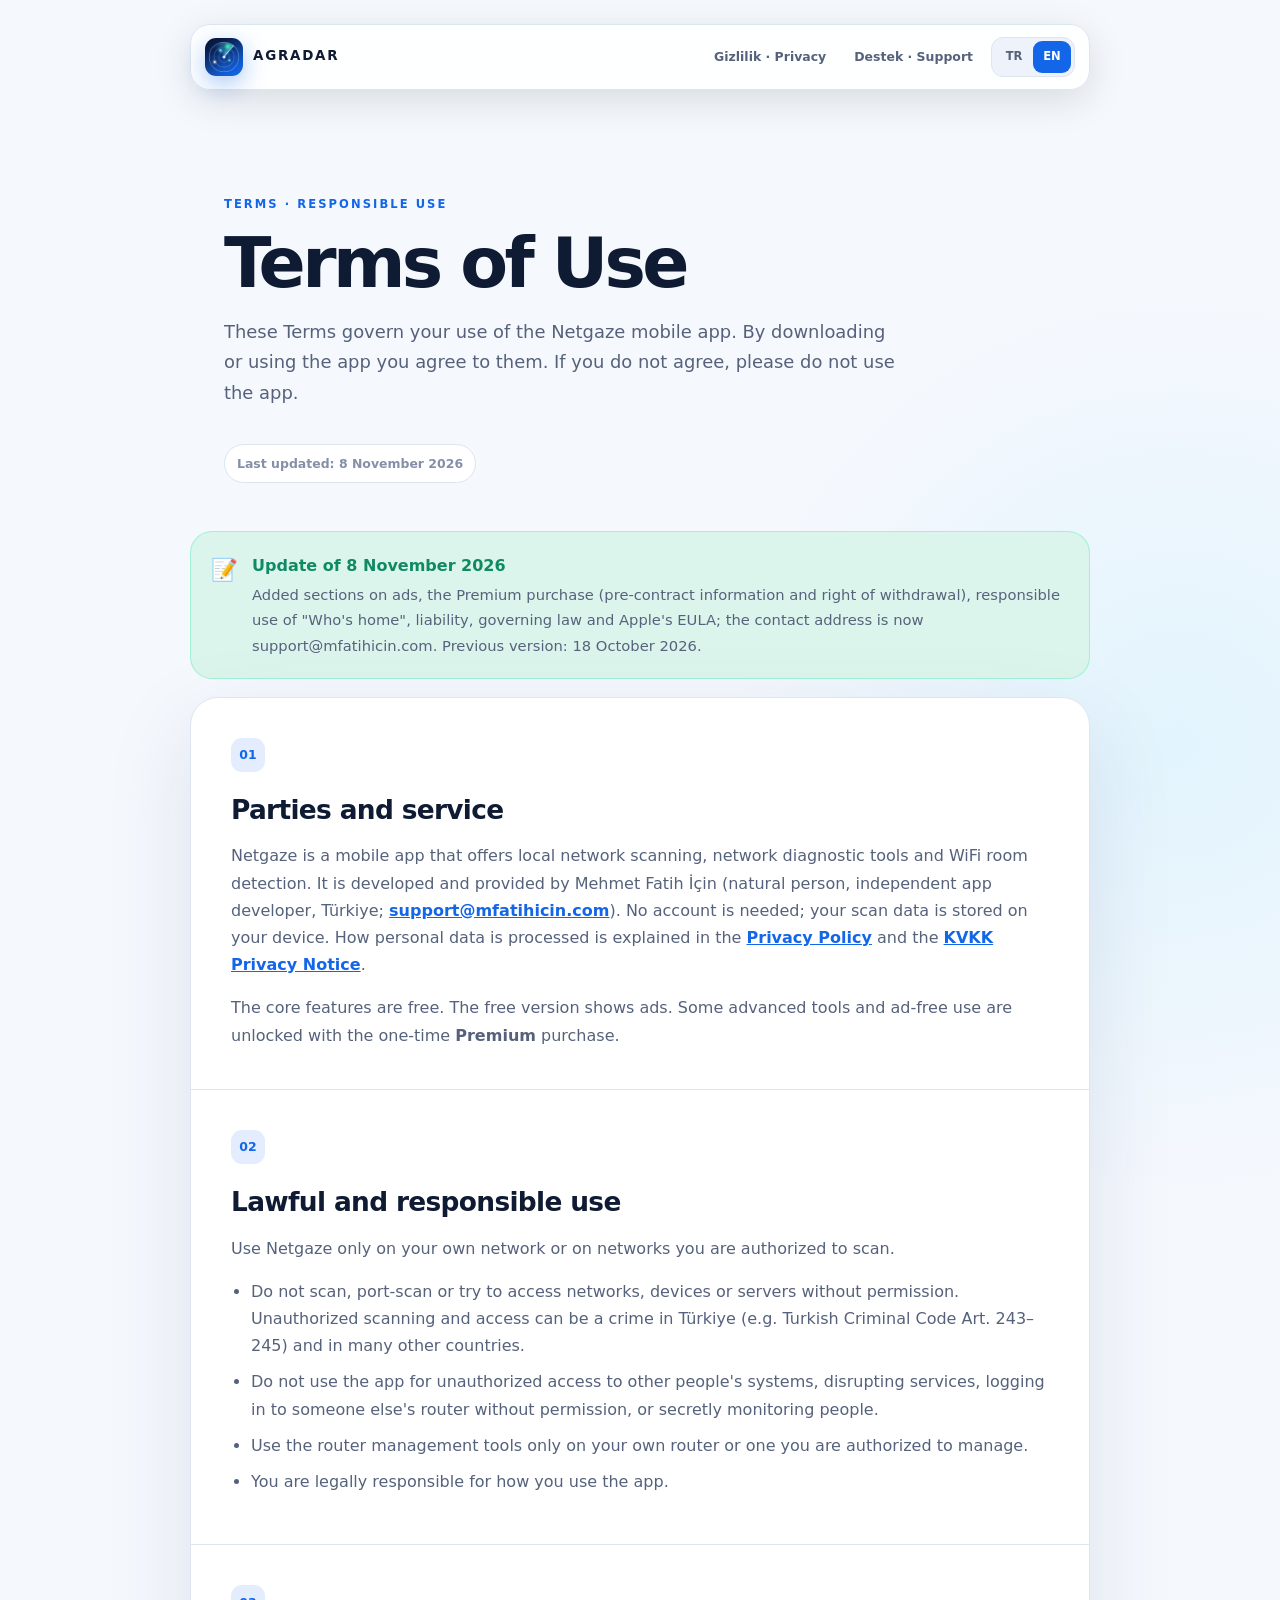
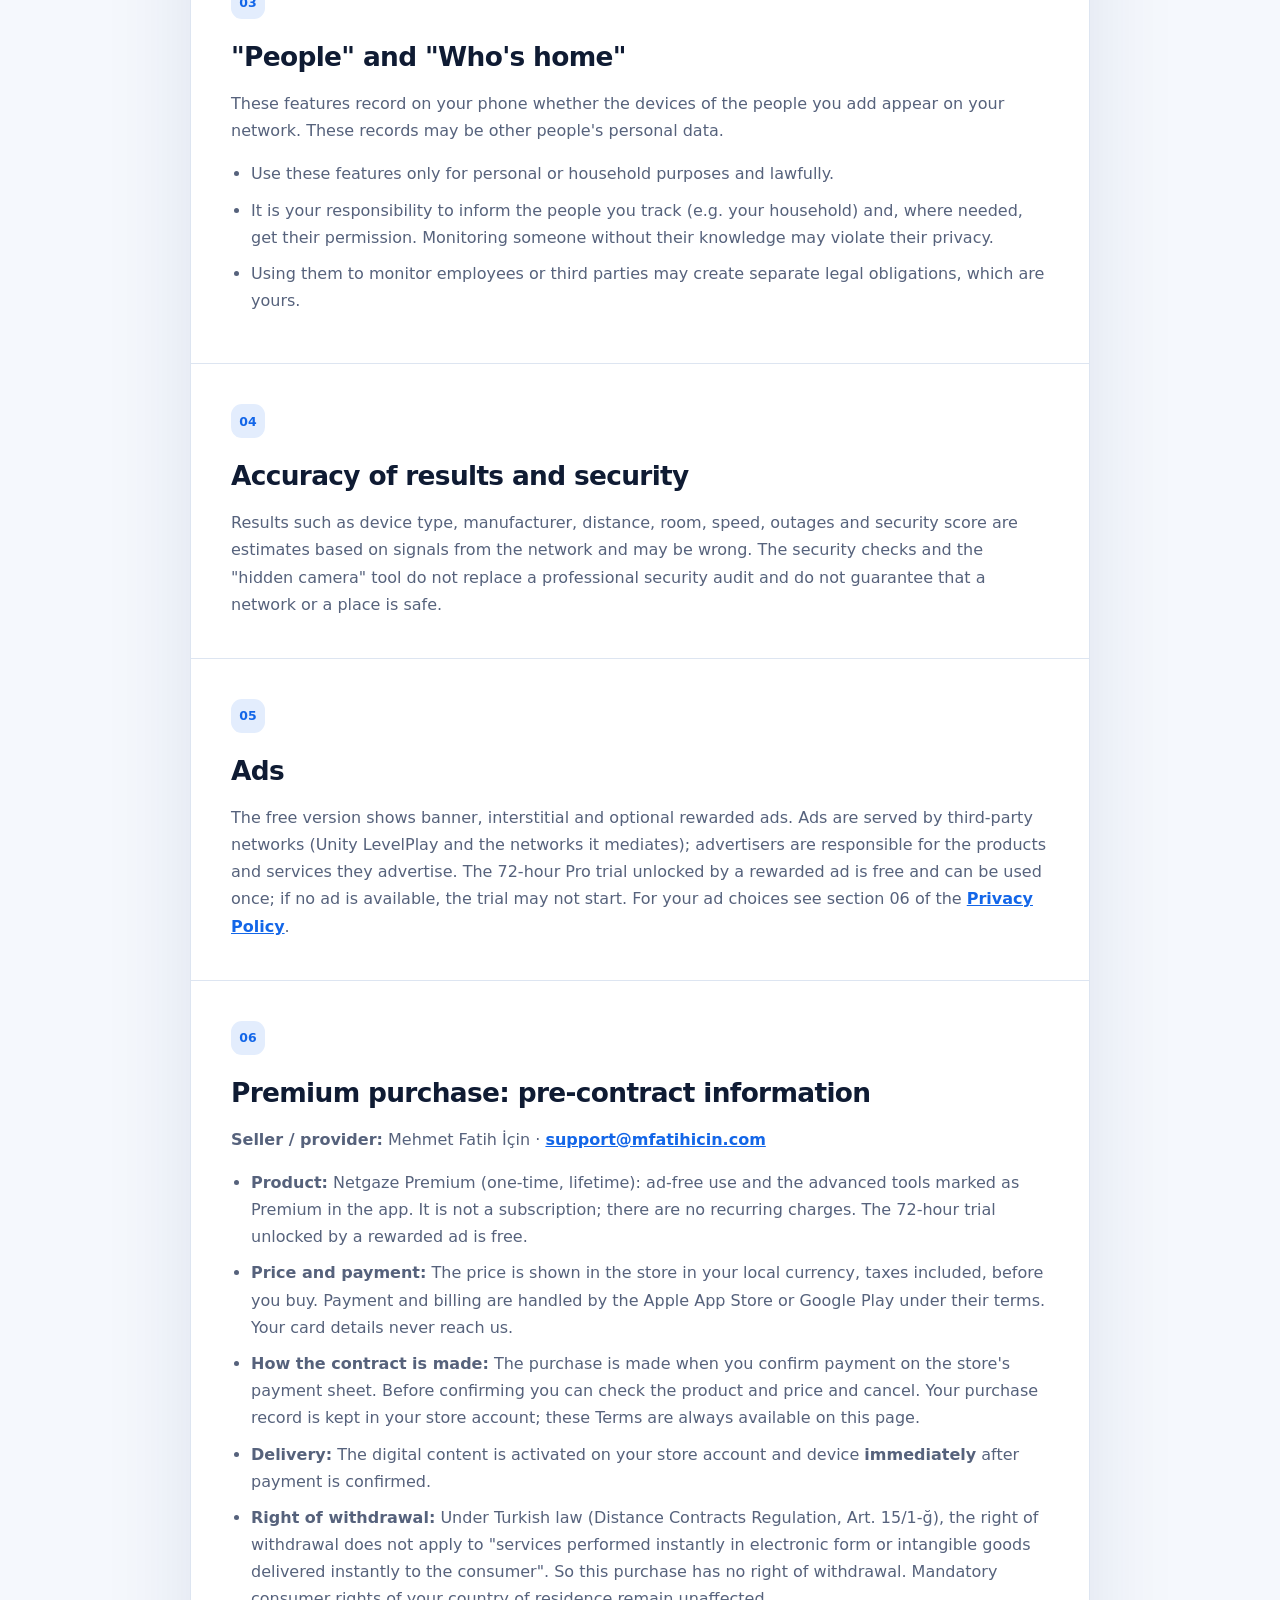
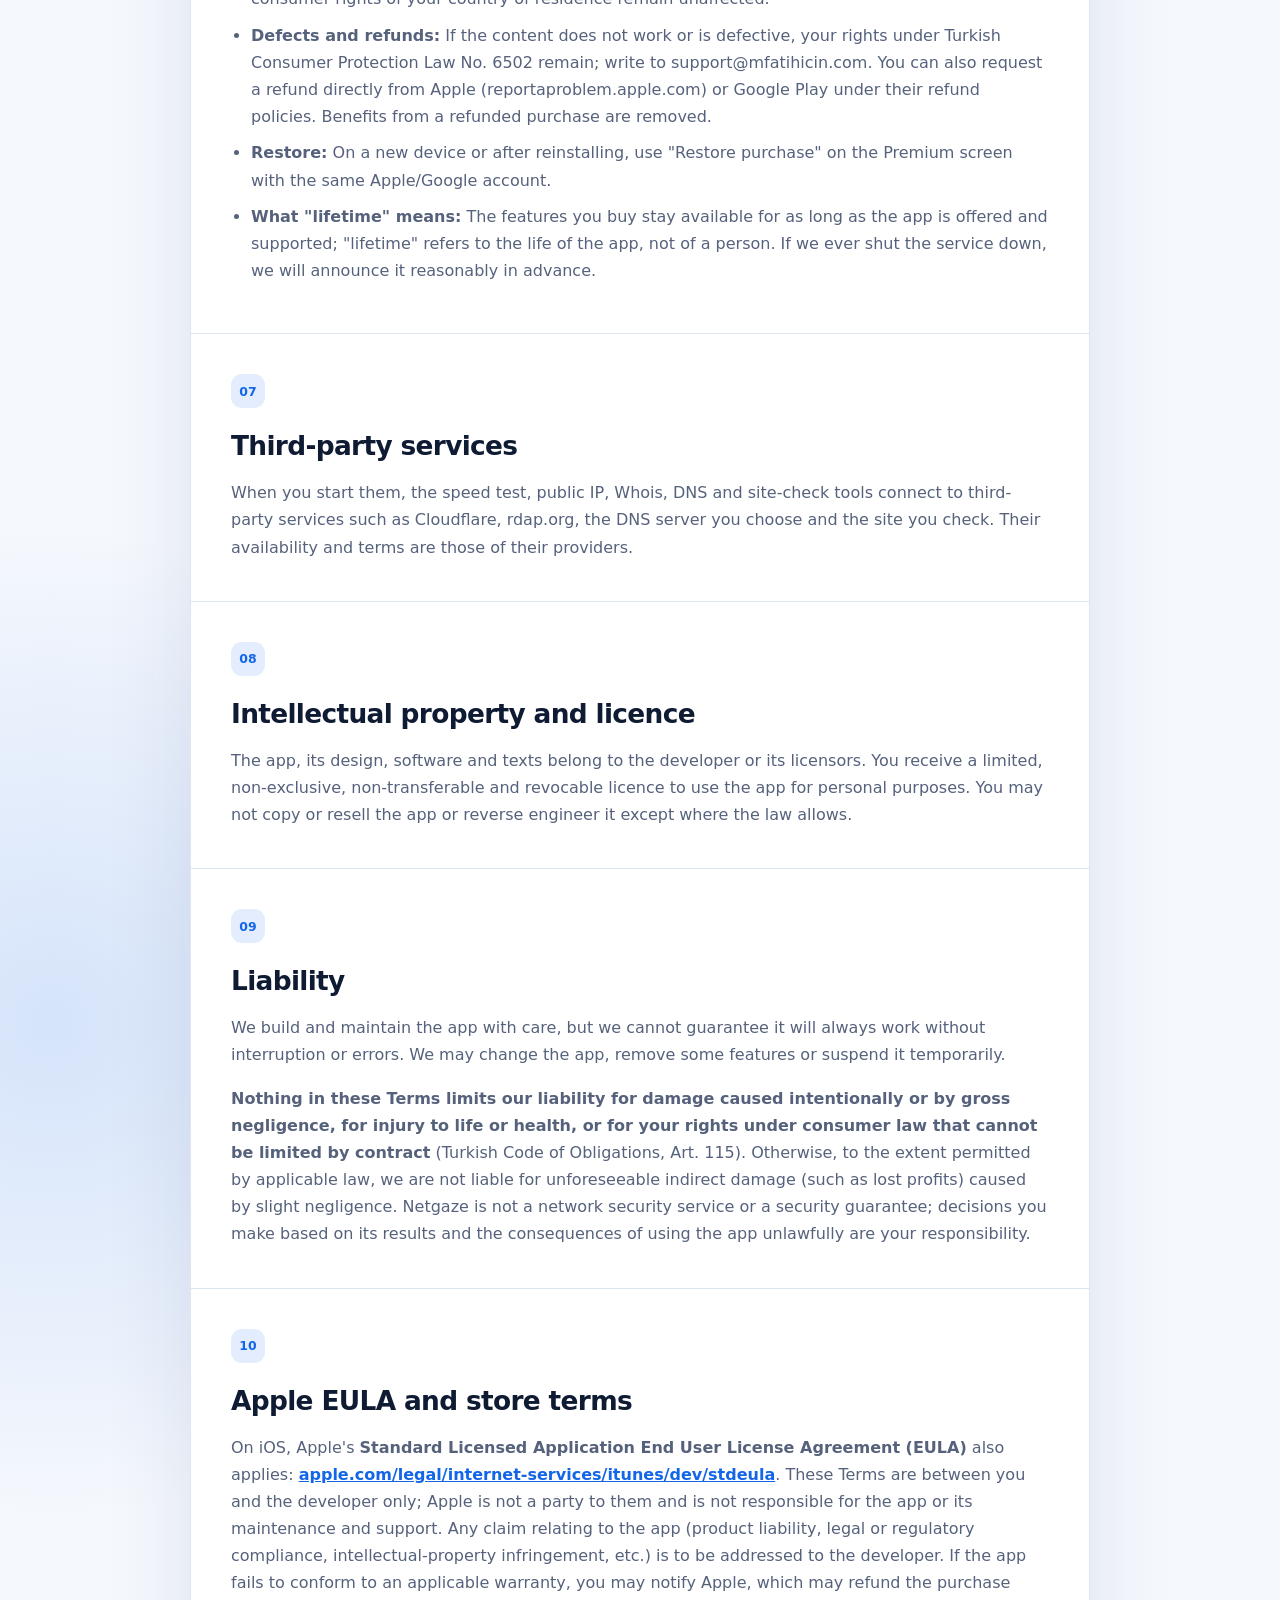
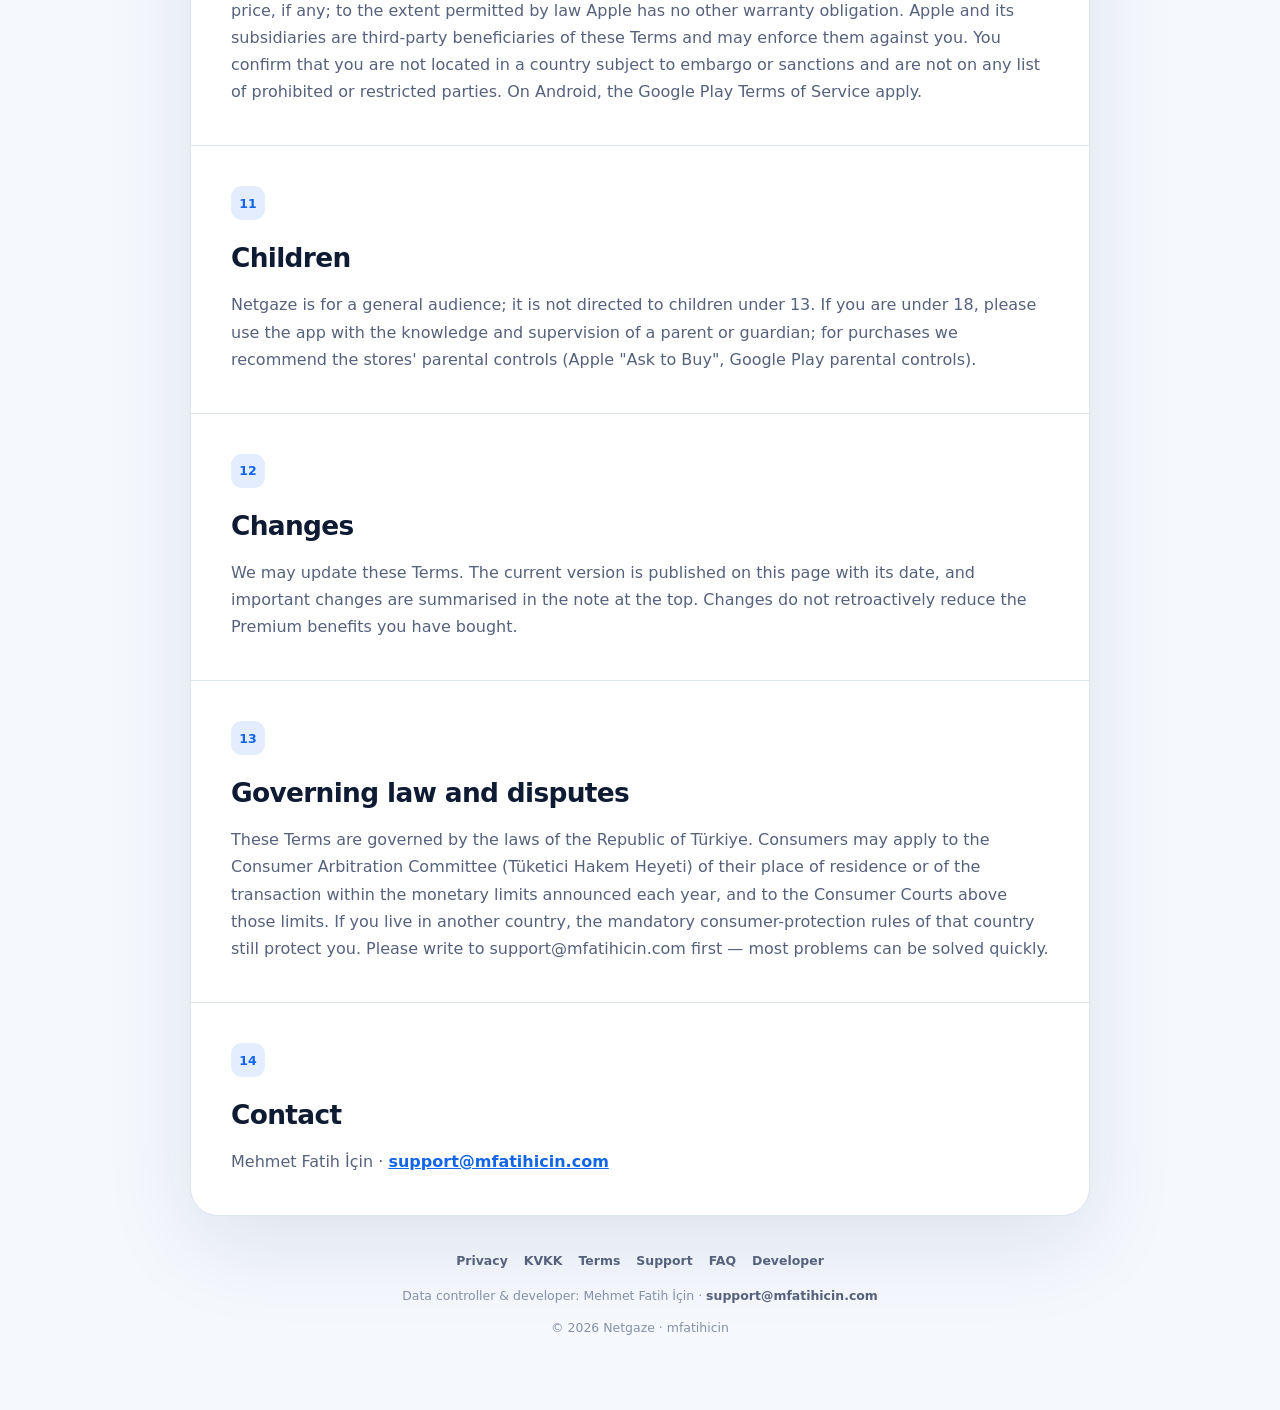
<file: termsofuse.html>
<!DOCTYPE html>
<html lang="tr">
  <head>
    <meta charset="utf-8" />
    <meta name="viewport" content="width=device-width, initial-scale=1" />
<link rel="canonical" href="https://mfatihicin.com/agradar-privacy/termsofuse.html">
    <meta name="description" content="Netgaze kullanım koşulları. Netgaze terms of use." />
    <meta name="theme-color" content="#070f24" />
    <title>Netgaze — Kullanım Koşulları</title>
    <link rel="icon" href="ikon.png" />
    <link rel="stylesheet" href="styles.css" />
    <script src="site.js" defer></script>
  </head>
  <body
    data-language="tr"
    data-title-tr="Netgaze — Kullanım Koşulları"
    data-title-en="Netgaze — Terms of Use"
  >
    <main class="shell">
      <header class="topbar">
        <a class="brand" href="index.html" aria-label="Netgaze">
          <span class="mark" aria-hidden="true"><img src="ikon.png" alt="" /></span>
          AGRADAR
        </a>
        <div class="top-actions">
          <a class="nav-link" href="index.html">Gizlilik · Privacy</a>
          <a class="nav-link" href="support.html">Destek · Support</a>
          <div class="language-switcher" aria-label="Language">
            <button class="language-button" data-language-button="tr">TR</button>
            <button class="language-button" data-language-button="en">EN</button>
          </div>
        </div>
      </header>

      <div data-language-content="tr">
        <section class="hero">
          <p class="eyebrow">KOŞULLAR · SORUMLU KULLANIM</p>
          <h1>Kullanım Koşulları</h1>
          <p class="hero-copy">
            Bu Koşullar, Netgaze mobil uygulamasını kullanımınızı düzenler.
            Uygulamayı indirerek veya kullanarak bu Koşulları kabul etmiş
            olursunuz. Kabul etmiyorsanız lütfen uygulamayı kullanmayın.
          </p>
          <span class="updated">Son güncelleme: 8 Kasım 2026</span>
        </section>

        <div class="notice">
          <span class="notice-icon" aria-hidden="true">📝</span>
          <div>
            <strong>8 Kasım 2026 güncellemesi</strong>
            <p>
              Reklamlar, Premium satın alımı (ön bilgilendirme ve cayma hakkı),
              "Kim evde" özelliğinin sorumlu kullanımı, sorumluluk, uygulanacak
              hukuk ve Apple EULA bölümleri eklendi; iletişim adresi
              support@mfatihicin.com oldu. Önceki sürüm: 18 Ekim 2026.
            </p>
          </div>
        </div>

        <article class="content-card">
          <section class="section">
            <span class="section-number">01</span>
            <h2>Taraflar ve hizmet</h2>
            <p>
              Netgaze; yerel ağ tarama, ağ tanılama araçları ve WiFi ile oda
              tespiti sunan bir mobil uygulamadır. Uygulamayı Mehmet Fatih
              İçin (gerçek kişi, bağımsız uygulama geliştiricisi, Türkiye;
              <a href="mailto:support@mfatihicin.com">support@mfatihicin.com</a>)
              geliştirir ve sunar. Hesap gerektirmez; tarama verileriniz
              cihazınızda saklanır. Kişisel verilerin nasıl işlendiği
              <a href="index.html">Gizlilik Politikası</a> ve
              <a href="kvkk.html">KVKK Aydınlatma Metni</a>'nde anlatılır.
            </p>
            <p>
              Temel özellikler ücretsizdir. Ücretsiz sürümde reklam gösterilir.
              Bazı gelişmiş araçlar ve reklamsız kullanım, tek seferlik
              <strong>Premium</strong> satın alımıyla açılır.
            </p>
          </section>

          <section class="section">
            <span class="section-number">02</span>
            <h2>Hukuka uygun ve sorumlu kullanım</h2>
            <p>Netgaze'yi yalnızca kendi ağınızda ya da tarama izniniz olan ağlarda kullanın.</p>
            <ul>
              <li>İzniniz olmayan ağları, cihazları veya sunucuları taramayın, port taraması yapmayın ve bunlara erişmeye çalışmayın. İzinsiz tarama ve erişim, Türkiye'de (ör. Türk Ceza Kanunu m.243–245) ve birçok ülkede suç oluşturabilir.</li>
              <li>Uygulamayı başkalarının sistemlerine yetkisiz erişim, hizmet aksatma, başkasının modemine izinsiz giriş ya da kişileri gizlice izleme amacıyla kullanmayın.</li>
              <li>Modem yönetim araçlarını yalnızca kendi modeminizde veya yönetme yetkiniz olan modemde kullanın.</li>
              <li>Kullanımınızdan doğan hukuki sorumluluk size aittir.</li>
            </ul>
          </section>

          <section class="section">
            <span class="section-number">03</span>
            <h2>"Kişiler" ve "Kim evde" özellikleri</h2>
            <p>
              Bu özellikler, eklediğiniz kişilerin cihazlarının ağınızda görünüp
              görünmediğini telefonunuzda kaydeder. Bu kayıtlar başka
              kişilerin kişisel verisi olabilir.
            </p>
            <ul>
              <li>Bu özellikleri yalnızca kişisel veya ev içi amaçlarla ve hukuka uygun şekilde kullanın.</li>
              <li>İzlediğiniz kişileri (ör. ev halkınızı) bilgilendirmek ve gerektiğinde izinlerini almak sizin sorumluluğunuzdadır. Bir kişiyi bilgisi dışında izlemek, özel hayatın gizliliğini ihlal edebilir.</li>
              <li>Çalışanları veya üçüncü kişileri izlemek için kullanmak, ayrı hukuki yükümlülükler doğurabilir; bu yükümlülükler size aittir.</li>
            </ul>
          </section>

          <section class="section">
            <span class="section-number">04</span>
            <h2>Sonuçların doğruluğu ve güvenlik</h2>
            <p>
              Cihaz türü, üretici, mesafe, oda, hız, kesinti ve güvenlik puanı
              gibi sonuçlar ağdan alınan sinyallere dayalı tahminlerdir ve
              yanılabilir. Güvenlik kontrolleri ve "gizli kamera" aracı
              profesyonel bir güvenlik denetiminin yerini tutmaz; bir ağın veya
              ortamın güvenli olduğunu garanti etmez.
            </p>
          </section>

          <section class="section">
            <span class="section-number">05</span>
            <h2>Reklamlar</h2>
            <p>
              Ücretsiz sürümde banner, geçiş ve isteğe bağlı ödüllü reklamlar
              gösterilir. Reklamlar üçüncü taraf ağlarca (Unity LevelPlay ve
              aracılık ettiği ağlar) sunulur; reklamı yapılan ürün ve
              hizmetlerden reklam verenler sorumludur. Ödüllü reklamla açılan
              72 saatlik Pro denemesi ücretsizdir ve bir kez kullanılabilir;
              reklam bulunamazsa deneme açılamayabilir. Reklam tercihleriniz
              için <a href="index.html">Gizlilik Politikası</a> bölüm 06'ya
              bakın.
            </p>
          </section>

          <section class="section">
            <span class="section-number">06</span>
            <h2>Premium satın alımı: ön bilgilendirme</h2>
            <p>
              <strong>Satıcı / sağlayıcı:</strong> Mehmet Fatih İçin ·
              <a href="mailto:support@mfatihicin.com">support@mfatihicin.com</a>
             
            </p>
            <ul>
              <li><strong>Ürün:</strong> Netgaze Premium (tek seferlik, ömür boyu): reklamsız kullanım ve uygulamada Premium olarak belirtilen gelişmiş araçlar. Abonelik değildir; tekrarlayan ücret alınmaz. Ödüllü reklamla açılan 72 saatlik deneme ücretsizdir.</li>
              <li><strong>Fiyat ve ödeme:</strong> Fiyat, satın almadan önce mağazada yerel para biriminizle ve vergiler dahil gösterilir. Ödeme ve faturalama Apple App Store veya Google Play tarafından, onların koşullarına göre yapılır. Kart bilgileriniz bize ulaşmaz.</li>
              <li><strong>Sözleşmenin kurulması:</strong> Satın alma, mağazanın ödeme ekranında ödemeyi onayladığınızda kurulur. Onaydan önce ürünü ve fiyatı mağaza ekranında kontrol edebilir, vazgeçebilirsiniz. Satın alma kaydınız mağaza hesabınızda saklanır; bu Koşullar bu sayfada her zaman erişilebilir.</li>
              <li><strong>Teslim:</strong> Dijital içerik, ödeme onaylanınca <strong>anında</strong> mağaza hesabınıza ve cihazınıza tanımlanır.</li>
              <li><strong>Cayma hakkı:</strong> Türk hukuku kapsamında, Mesafeli Sözleşmeler Yönetmeliği m.15/1-(ğ) uyarınca "elektronik ortamda anında ifa edilen hizmetler veya tüketiciye anında teslim edilen gayrimaddi mallara ilişkin sözleşmeler"de cayma hakkı kullanılamaz. Bu nedenle bu satın almada cayma hakkınız yoktur.</li>
              <li><strong>Ayıplı ifa ve iade:</strong> Satın aldığınız içerik çalışmazsa veya ayıplıysa 6502 sayılı Tüketicinin Korunması Hakkında Kanun'dan doğan haklarınız saklıdır; bize support@mfatihicin.com adresinden yazın. İade talebinizi ayrıca doğrudan Apple (reportaproblem.apple.com) veya Google Play üzerinden, onların iade politikalarına göre de yapabilirsiniz. İade edilen satın almanın sağladığı haklar kaldırılır.</li>
              <li><strong>Geri yükleme:</strong> Yeni bir cihazda veya uygulamayı yeniden kurduğunuzda Premium ekranındaki "Satın alımı geri yükle" ile, aynı Apple/Google hesabıyla.</li>
              <li><strong>"Ömür boyu"nun anlamı:</strong> Satın aldığınız özellikler, uygulama yayında ve desteklendiği sürece geçerlidir; "ömür boyu" uygulamanın ömrünü anlatır, kişinin ömrünü değil. Hizmeti tamamen sonlandırırsak bunu makul süre önce duyururuz.</li>
            </ul>
          </section>

          <section class="section">
            <span class="section-number">07</span>
            <h2>Üçüncü taraf hizmetler</h2>
            <p>
              Hız testi, genel IP, Whois, DNS ve site kontrolü araçları siz
              başlattığınızda Cloudflare, rdap.org, seçtiğiniz DNS sunucusu ve
              kontrol ettiğiniz site gibi üçüncü taraf hizmetlere bağlanır. Bu
              hizmetlerin kullanılabilirliği ve koşulları kendi
              sağlayıcılarına aittir.
            </p>
          </section>

          <section class="section">
            <span class="section-number">08</span>
            <h2>Fikri mülkiyet ve lisans</h2>
            <p>
              Uygulama, tasarımı, yazılımı ve metinleri geliştiriciye veya
              lisans verenlerine aittir. Size uygulamayı kişisel amaçla
              kullanmanız için sınırlı, münhasır olmayan, devredilemez ve geri
              alınabilir bir lisans verilir. Uygulamayı kopyalayamaz, yeniden
              satamaz, kanunun izin verdiği hâller dışında tersine
              mühendislikle çözemezsiniz.
            </p>
          </section>

          <section class="section">
            <span class="section-number">09</span>
            <h2>Sorumluluk</h2>
            <p>
              Uygulamayı özenle geliştiriyor ve sürdürüyoruz; ancak her zaman
              kesintisiz ve hatasız çalışacağını garanti edemeyiz. Uygulamayı
              bildirimde bulunarak değiştirebilir, bazı özellikleri
              kaldırabilir veya geçici olarak durdurabiliriz.
            </p>
            <p>
              <strong>Kast veya ağır ihmalimizden doğan zararlar, hayat ve
              sağlığa verilen zararlar ile tüketici mevzuatından doğan ve
              sözleşmeyle sınırlanamayan haklarınız için sorumluluğumuz hiçbir
              şekilde sınırlanmaz</strong> (Türk Borçlar Kanunu m.115). Bunların
              dışında, yürürlükteki hukukun izin verdiği ölçüde, hafif ihmalle
              sebep olunan ve öngörülemeyen dolaylı zararlardan (ör. kâr kaybı)
              sorumlu değiliz. Netgaze bir ağ güvenliği hizmeti veya güvenlik
              garantisi değildir; sonuçlara dayanarak alacağınız kararlar ve
              uygulamanın hukuka aykırı kullanımından doğan sonuçlar sizin
              sorumluluğunuzdadır.
            </p>
          </section>

          <section class="section">
            <span class="section-number">10</span>
            <h2>Apple EULA ve mağaza koşulları</h2>
            <p>
              iOS'ta bu Koşullara ek olarak Apple'ın
              <strong>Standart Lisanslı Uygulama Son Kullanıcı Lisans
              Sözleşmesi (EULA)</strong> geçerlidir:
              <a href="https://www.apple.com/legal/internet-services/itunes/dev/stdeula/" target="_blank" rel="noreferrer">apple.com/legal/internet-services/itunes/dev/stdeula</a>.
              Bu Koşullar yalnızca sizinle geliştirici arasındadır; Apple bu
              Koşulların tarafı değildir ve uygulamadan, uygulamanın bakım ve
              desteğinden sorumlu değildir. Uygulamayla ilgili bir talep (ürün
              sorumluluğu, mevzuata uygunluk, fikri mülkiyet ihlali iddiası
              vb.) olursa muhatabı geliştiricidir. Uygulama, yürürlükteki
              garanti kapsamına uymazsa Apple'a bildirebilirsiniz; Apple, varsa
              satın alma bedelini iade edebilir ve hukukun izin verdiği ölçüde
              başka bir garanti yükümlülüğü yoktur. Apple ve bağlı şirketleri
              bu Koşulların üçüncü taraf lehtarıdır ve bu Koşulları size karşı
              uygulayabilir. Uygulamayı kullanırken yaptırım veya ambargo
              uygulanan bir ülkede bulunmadığınızı ve yasaklı kişi
              listelerinde yer almadığınızı beyan edersiniz. Android'de Google
              Play Hizmet Şartları geçerlidir.
            </p>
          </section>

          <section class="section">
            <span class="section-number">11</span>
            <h2>Çocuklar</h2>
            <p>
              Netgaze genel kitleye yöneliktir; 13 yaşından küçük çocuklara
              yönelik değildir. 18 yaşından küçükseniz uygulamayı veli veya
              vasinizin bilgisi ve gözetimiyle kullanmalısınız; satın almalar
              için mağazanın ebeveyn denetimlerini (Apple "Satın Almadan Önce
              Sor", Google Play ebeveyn denetimleri) kullanmanızı öneririz.
            </p>
          </section>

          <section class="section">
            <span class="section-number">12</span>
            <h2>Değişiklikler</h2>
            <p>
              Bu Koşulları güncelleyebiliriz. Güncel hâli bu sayfada tarihiyle
              yayınlanır; önemli değişiklikleri sayfanın başındaki notta
              özetleriz. Değişiklikler, satın aldığınız Premium haklarını
              geriye dönük olarak daraltmaz.
            </p>
          </section>

          <section class="section">
            <span class="section-number">13</span>
            <h2>Uygulanacak hukuk ve uyuşmazlıklar</h2>
            <p>
              Bu Koşullar Türkiye Cumhuriyeti hukukuna tabidir. Tüketiciler,
              uyuşmazlıklarda her yıl ilan edilen parasal sınırlar içinde
              yerleşim yerindeki veya işlemin yapıldığı yerdeki Tüketici Hakem
              Heyeti'ne, bu sınırları aşan durumlarda Tüketici Mahkemesi'ne
              başvurabilir. Başka bir ülkede yaşayan tüketicilerin, o ülkenin
              zorunlu tüketici koruma hükümlerinden doğan hakları saklıdır.
              Önce support@mfatihicin.com adresine yazmanızı rica ederiz;
              sorunları çoğunlukla hızlıca çözebiliriz.
            </p>
          </section>

          <section class="section">
            <span class="section-number">14</span>
            <h2>İletişim</h2>
            <p>
              Mehmet Fatih İçin ·
              <a href="mailto:support@mfatihicin.com?subject=Netgaze">support@mfatihicin.com</a>
             
            </p>
          </section>
        </article>
      </div>

      <div data-language-content="en">
        <section class="hero">
          <p class="eyebrow">TERMS · RESPONSIBLE USE</p>
          <h1>Terms of Use</h1>
          <p class="hero-copy">
            These Terms govern your use of the Netgaze mobile app. By
            downloading or using the app you agree to them. If you do not
            agree, please do not use the app.
          </p>
          <span class="updated">Last updated: 8 November 2026</span>
        </section>

        <div class="notice">
          <span class="notice-icon" aria-hidden="true">📝</span>
          <div>
            <strong>Update of 8 November 2026</strong>
            <p>
              Added sections on ads, the Premium purchase (pre-contract
              information and right of withdrawal), responsible use of "Who's
              home", liability, governing law and Apple's EULA; the contact
              address is now support@mfatihicin.com. Previous version:
              18 October 2026.
            </p>
          </div>
        </div>

        <article class="content-card">
          <section class="section">
            <span class="section-number">01</span>
            <h2>Parties and service</h2>
            <p>
              Netgaze is a mobile app that offers local network scanning,
              network diagnostic tools and WiFi room detection. It is developed
              and provided by Mehmet Fatih İçin (natural person, independent app
              developer, Türkiye;
              <a href="mailto:support@mfatihicin.com">support@mfatihicin.com</a>). No
              account is needed; your scan data is stored on your device. How
              personal data is processed is explained in the
              <a href="index.html">Privacy Policy</a> and the
              <a href="kvkk.html">KVKK Privacy Notice</a>.
            </p>
            <p>
              The core features are free. The free version shows ads. Some
              advanced tools and ad-free use are unlocked with the one-time
              <strong>Premium</strong> purchase.
            </p>
          </section>

          <section class="section">
            <span class="section-number">02</span>
            <h2>Lawful and responsible use</h2>
            <p>Use Netgaze only on your own network or on networks you are authorized to scan.</p>
            <ul>
              <li>Do not scan, port-scan or try to access networks, devices or servers without permission. Unauthorized scanning and access can be a crime in Türkiye (e.g. Turkish Criminal Code Art. 243–245) and in many other countries.</li>
              <li>Do not use the app for unauthorized access to other people's systems, disrupting services, logging in to someone else's router without permission, or secretly monitoring people.</li>
              <li>Use the router management tools only on your own router or one you are authorized to manage.</li>
              <li>You are legally responsible for how you use the app.</li>
            </ul>
          </section>

          <section class="section">
            <span class="section-number">03</span>
            <h2>"People" and "Who's home"</h2>
            <p>
              These features record on your phone whether the devices of the
              people you add appear on your network. These records may be other
              people's personal data.
            </p>
            <ul>
              <li>Use these features only for personal or household purposes and lawfully.</li>
              <li>It is your responsibility to inform the people you track (e.g. your household) and, where needed, get their permission. Monitoring someone without their knowledge may violate their privacy.</li>
              <li>Using them to monitor employees or third parties may create separate legal obligations, which are yours.</li>
            </ul>
          </section>

          <section class="section">
            <span class="section-number">04</span>
            <h2>Accuracy of results and security</h2>
            <p>
              Results such as device type, manufacturer, distance, room, speed,
              outages and security score are estimates based on signals from
              the network and may be wrong. The security checks and the "hidden
              camera" tool do not replace a professional security audit and do
              not guarantee that a network or a place is safe.
            </p>
          </section>

          <section class="section">
            <span class="section-number">05</span>
            <h2>Ads</h2>
            <p>
              The free version shows banner, interstitial and optional rewarded
              ads. Ads are served by third-party networks (Unity LevelPlay and
              the networks it mediates); advertisers are responsible for the
              products and services they advertise. The 72-hour Pro trial
              unlocked by a rewarded ad is free and can be used once; if no ad
              is available, the trial may not start. For your ad choices see
              section 06 of the <a href="index.html">Privacy Policy</a>.
            </p>
          </section>

          <section class="section">
            <span class="section-number">06</span>
            <h2>Premium purchase: pre-contract information</h2>
            <p>
              <strong>Seller / provider:</strong> Mehmet Fatih İçin ·
              <a href="mailto:support@mfatihicin.com">support@mfatihicin.com</a>
             
            </p>
            <ul>
              <li><strong>Product:</strong> Netgaze Premium (one-time, lifetime): ad-free use and the advanced tools marked as Premium in the app. It is not a subscription; there are no recurring charges. The 72-hour trial unlocked by a rewarded ad is free.</li>
              <li><strong>Price and payment:</strong> The price is shown in the store in your local currency, taxes included, before you buy. Payment and billing are handled by the Apple App Store or Google Play under their terms. Your card details never reach us.</li>
              <li><strong>How the contract is made:</strong> The purchase is made when you confirm payment on the store's payment sheet. Before confirming you can check the product and price and cancel. Your purchase record is kept in your store account; these Terms are always available on this page.</li>
              <li><strong>Delivery:</strong> The digital content is activated on your store account and device <strong>immediately</strong> after payment is confirmed.</li>
              <li><strong>Right of withdrawal:</strong> Under Turkish law (Distance Contracts Regulation, Art. 15/1-ğ), the right of withdrawal does not apply to "services performed instantly in electronic form or intangible goods delivered instantly to the consumer". So this purchase has no right of withdrawal. Mandatory consumer rights of your country of residence remain unaffected.</li>
              <li><strong>Defects and refunds:</strong> If the content does not work or is defective, your rights under Turkish Consumer Protection Law No. 6502 remain; write to support@mfatihicin.com. You can also request a refund directly from Apple (reportaproblem.apple.com) or Google Play under their refund policies. Benefits from a refunded purchase are removed.</li>
              <li><strong>Restore:</strong> On a new device or after reinstalling, use "Restore purchase" on the Premium screen with the same Apple/Google account.</li>
              <li><strong>What "lifetime" means:</strong> The features you buy stay available for as long as the app is offered and supported; "lifetime" refers to the life of the app, not of a person. If we ever shut the service down, we will announce it reasonably in advance.</li>
            </ul>
          </section>

          <section class="section">
            <span class="section-number">07</span>
            <h2>Third-party services</h2>
            <p>
              When you start them, the speed test, public IP, Whois, DNS and
              site-check tools connect to third-party services such as
              Cloudflare, rdap.org, the DNS server you choose and the site you
              check. Their availability and terms are those of their
              providers.
            </p>
          </section>

          <section class="section">
            <span class="section-number">08</span>
            <h2>Intellectual property and licence</h2>
            <p>
              The app, its design, software and texts belong to the developer
              or its licensors. You receive a limited, non-exclusive,
              non-transferable and revocable licence to use the app for
              personal purposes. You may not copy or resell the app or reverse
              engineer it except where the law allows.
            </p>
          </section>

          <section class="section">
            <span class="section-number">09</span>
            <h2>Liability</h2>
            <p>
              We build and maintain the app with care, but we cannot guarantee
              it will always work without interruption or errors. We may change
              the app, remove some features or suspend it temporarily.
            </p>
            <p>
              <strong>Nothing in these Terms limits our liability for damage
              caused intentionally or by gross negligence, for injury to life
              or health, or for your rights under consumer law that cannot be
              limited by contract</strong> (Turkish Code of Obligations, Art.
              115). Otherwise, to the extent permitted by applicable law, we are
              not liable for unforeseeable indirect damage (such as lost
              profits) caused by slight negligence. Netgaze is not a network
              security service or a security guarantee; decisions you make
              based on its results and the consequences of using the app
              unlawfully are your responsibility.
            </p>
          </section>

          <section class="section">
            <span class="section-number">10</span>
            <h2>Apple EULA and store terms</h2>
            <p>
              On iOS, Apple's <strong>Standard Licensed Application End User
              License Agreement (EULA)</strong> also applies:
              <a href="https://www.apple.com/legal/internet-services/itunes/dev/stdeula/" target="_blank" rel="noreferrer">apple.com/legal/internet-services/itunes/dev/stdeula</a>.
              These Terms are between you and the developer only; Apple is not
              a party to them and is not responsible for the app or its
              maintenance and support. Any claim relating to the app (product
              liability, legal or regulatory compliance, intellectual-property
              infringement, etc.) is to be addressed to the developer. If the
              app fails to conform to an applicable warranty, you may notify
              Apple, which may refund the purchase price, if any; to the extent
              permitted by law Apple has no other warranty obligation. Apple
              and its subsidiaries are third-party beneficiaries of these Terms
              and may enforce them against you. You confirm that you are not
              located in a country subject to embargo or sanctions and are not
              on any list of prohibited or restricted parties. On Android, the
              Google Play Terms of Service apply.
            </p>
          </section>

          <section class="section">
            <span class="section-number">11</span>
            <h2>Children</h2>
            <p>
              Netgaze is for a general audience; it is not directed to children
              under 13. If you are under 18, please use the app with the
              knowledge and supervision of a parent or guardian; for purchases
              we recommend the stores' parental controls (Apple "Ask to Buy",
              Google Play parental controls).
            </p>
          </section>

          <section class="section">
            <span class="section-number">12</span>
            <h2>Changes</h2>
            <p>
              We may update these Terms. The current version is published on
              this page with its date, and important changes are summarised in
              the note at the top. Changes do not retroactively reduce the
              Premium benefits you have bought.
            </p>
          </section>

          <section class="section">
            <span class="section-number">13</span>
            <h2>Governing law and disputes</h2>
            <p>
              These Terms are governed by the laws of the Republic of Türkiye.
              Consumers may apply to the Consumer Arbitration Committee
              (Tüketici Hakem Heyeti) of their place of residence or of the
              transaction within the monetary limits announced each year, and
              to the Consumer Courts above those limits. If you live in another
              country, the mandatory consumer-protection rules of that country
              still protect you. Please write to support@mfatihicin.com first —
              most problems can be solved quickly.
            </p>
          </section>

          <section class="section">
            <span class="section-number">14</span>
            <h2>Contact</h2>
            <p>
              Mehmet Fatih İçin ·
              <a href="mailto:support@mfatihicin.com?subject=Netgaze">support@mfatihicin.com</a>
             
            </p>
          </section>
        </article>
      </div>

      <footer class="footer">
        <div class="footer-links">
          <a href="index.html">Privacy</a>
          <a href="kvkk.html">KVKK</a>
          <a href="termsofuse.html">Terms</a>
          <a href="support.html">Support</a>
          <a href="faq.html">FAQ</a>
          <a href="https://mfatihicin.com">Developer</a>
        </div>
        <p data-language-content="tr">Veri sorumlusu ve geliştirici: Mehmet Fatih İçin · <a href="mailto:support@mfatihicin.com">support@mfatihicin.com</a></p>
        <p data-language-content="en">Data controller &amp; developer: Mehmet Fatih İçin · <a href="mailto:support@mfatihicin.com">support@mfatihicin.com</a></p>
        © <span data-year></span> Netgaze · mfatihicin
      </footer>
    </main>
  </body>
</html>
</file>
<file: styles.css>
:root {
  color-scheme: dark;
  --background: #070f24;
  --surface: #0d1a3a;
  --surface-elevated: #13234a;
  --surface-pressed: #1a2c58;
  --text: #eef3ff;
  --muted: #a3b0cc;
  --subtle: #6f7da0;
  --accent: #56d6ff;
  --accent-soft: #0f3350;
  --on-accent: #04122c;
  --blue: #1366e8;
  --mint: #2fe6a6;
  --mint-soft: #0f3a33;
  --border: #1f3366;
  --border-strong: #2c4580;
  --shadow: 0 28px 90px rgba(0, 0, 0, 0.4);
}

@media (prefers-color-scheme: light) {
  :root {
    color-scheme: light;
    --background: #f5f8fd;
    --surface: #ffffff;
    --surface-elevated: #eef3fb;
    --surface-pressed: #e3eaf6;
    --text: #0f1b33;
    --muted: #56627c;
    --subtle: #8590a8;
    --accent: #1366e8;
    --accent-soft: #e3edfd;
    --on-accent: #ffffff;
    --blue: #1366e8;
    --mint: #0f8a63;
    --mint-soft: #dcf5ec;
    --border: #dde5f1;
    --border-strong: #c7d3e6;
    --shadow: 0 28px 90px rgba(15, 40, 90, 0.1);
  }
}

* {
  box-sizing: border-box;
}

html {
  scroll-behavior: smooth;
  -webkit-text-size-adjust: 100%;
}

body {
  min-height: 100vh;
  margin: 0;
  background: radial-gradient(
      circle at 92% 12%,
      rgba(86, 214, 255, 0.12),
      transparent 28rem
    ),
    radial-gradient(
      circle at 4% 68%,
      rgba(19, 102, 232, 0.14),
      transparent 31rem
    ),
    var(--background);
  color: var(--text);
  font-family: Inter, ui-sans-serif, system-ui, -apple-system,
    BlinkMacSystemFont, 'Segoe UI', sans-serif;
  line-height: 1.7;
}

a {
  color: inherit;
}

.is-hidden {
  display: none;
}

.shell {
  width: min(900px, calc(100% - 32px));
  margin: 0 auto;
  padding: 24px 0 72px;
}

.topbar {
  position: sticky;
  top: 14px;
  z-index: 10;
  display: flex;
  align-items: center;
  justify-content: space-between;
  gap: 16px;
  padding: 12px 14px;
  border: 1px solid var(--border);
  border-radius: 20px;
  background: color-mix(in srgb, var(--surface) 88%, transparent);
  box-shadow: 0 10px 38px rgba(0, 0, 0, 0.12);
  backdrop-filter: blur(18px);
}

.brand {
  display: inline-flex;
  align-items: center;
  gap: 10px;
  color: var(--text);
  font-size: 0.84rem;
  font-weight: 900;
  letter-spacing: 0.13em;
  text-decoration: none;
}

.mark {
  display: inline-grid;
  width: 38px;
  height: 38px;
  place-items: center;
  overflow: hidden;
  border-radius: 11px;
  box-shadow: 0 8px 24px rgba(19, 102, 232, 0.35);
}

.top-actions {
  display: flex;
  align-items: center;
  gap: 8px;
}

.nav-link {
  padding: 8px 10px;
  border-radius: 11px;
  color: var(--muted);
  font-size: 0.78rem;
  font-weight: 700;
  text-decoration: none;
}

.nav-link:hover,
.nav-link:focus-visible {
  background: var(--surface-elevated);
  color: var(--text);
}

.language-switcher {
  display: flex;
  padding: 3px;
  border: 1px solid var(--border);
  border-radius: 12px;
  background: var(--surface-elevated);
}

.language-button {
  min-width: 38px;
  border: 0;
  border-radius: 9px;
  padding: 6px 8px;
  background: transparent;
  color: var(--muted);
  cursor: pointer;
  font: inherit;
  font-size: 0.72rem;
  font-weight: 800;
}

.language-button.is-selected {
  background: var(--accent);
  color: var(--on-accent);
}

.hero {
  padding: clamp(58px, 10vw, 105px) clamp(4px, 4vw, 34px) 48px;
}

.eyebrow {
  margin: 0 0 13px;
  color: var(--accent);
  font-size: 0.72rem;
  font-weight: 900;
  letter-spacing: 0.18em;
  text-transform: uppercase;
}

h1,
h2,
h3,
p {
  margin-top: 0;
}

h1 {
  max-width: 700px;
  margin-bottom: 18px;
  font-size: clamp(2.25rem, 7vw, 4.35rem);
  line-height: 1.03;
  letter-spacing: -0.052em;
}

.hero-copy {
  max-width: 680px;
  color: var(--muted);
  font-size: clamp(1rem, 2vw, 1.12rem);
}

.updated {
  display: inline-flex;
  align-items: center;
  gap: 8px;
  margin-top: 18px;
  padding: 8px 12px;
  border: 1px solid var(--border);
  border-radius: 999px;
  background: var(--surface);
  color: var(--subtle);
  font-size: 0.78rem;
  font-weight: 700;
}

.notice {
  display: flex;
  gap: 14px;
  padding: 20px;
  margin-bottom: 18px;
  border: 1px solid rgba(47, 230, 166, 0.34);
  border-radius: 22px;
  background: var(--mint-soft);
}

.notice-icon {
  font-size: 1.35rem;
}

.notice strong {
  display: block;
  margin-bottom: 3px;
  color: var(--mint);
}

.mark img {
  width: 100%;
  height: 100%;
}

.notice + .notice {
  margin-top: -6px;
}

.notice p {
  margin: 0;
  color: var(--muted);
  font-size: 0.92rem;
}

.content-card {
  overflow: hidden;
  border: 1px solid var(--border);
  border-radius: 28px;
  background: var(--surface);
  box-shadow: var(--shadow);
}

.section {
  padding: clamp(24px, 5vw, 40px);
  border-bottom: 1px solid var(--border);
}

.section:last-child {
  border-bottom: 0;
}

.section-number {
  display: grid;
  width: 34px;
  height: 34px;
  place-items: center;
  margin-bottom: 16px;
  border-radius: 11px;
  background: var(--accent-soft);
  color: var(--accent);
  font-size: 0.78rem;
  font-weight: 900;
}

h2 {
  margin-bottom: 10px;
  font-size: clamp(1.25rem, 3vw, 1.65rem);
  letter-spacing: -0.025em;
}

h3 {
  margin-bottom: 5px;
  font-size: 1rem;
}

.section p,
.section li {
  color: var(--muted);
}

.section p:last-child {
  margin-bottom: 0;
}

.section ul {
  margin: 14px 0 0;
  padding-left: 20px;
}

.section li {
  margin-bottom: 9px;
}

.section a {
  color: var(--accent);
  font-weight: 700;
}

.link-grid,
.faq-grid {
  display: grid;
  grid-template-columns: repeat(2, minmax(0, 1fr));
  gap: 14px;
}

.action-card,
.faq-card {
  display: block;
  padding: 22px;
  border: 1px solid var(--border);
  border-radius: 20px;
  background: var(--surface);
  color: var(--text);
  text-decoration: none;
  transition: transform 160ms ease, border-color 160ms ease,
    background 160ms ease;
}

.action-card:hover,
.action-card:focus-visible,
.faq-card:hover,
.faq-card:focus-visible {
  transform: translateY(-2px);
  border-color: var(--border-strong);
  background: var(--surface-elevated);
}

.action-icon {
  display: grid;
  width: 44px;
  height: 44px;
  place-items: center;
  margin-bottom: 16px;
  border-radius: 14px;
  background: var(--accent-soft);
  font-size: 1.25rem;
}

.action-card p,
.faq-card p {
  margin: 5px 0 0;
  color: var(--muted);
  font-size: 0.88rem;
}

.faq-card {
  cursor: default;
}

.footer {
  padding: 34px 4px 0;
  color: var(--subtle);
  font-size: 0.78rem;
  text-align: center;
}

.footer-links {
  display: flex;
  flex-wrap: wrap;
  justify-content: center;
  gap: 16px;
  margin-bottom: 14px;
}

.footer a {
  color: var(--muted);
  font-weight: 700;
  text-decoration: none;
}

[data-language-content] {
  display: none;
}

body[data-language='tr'] [data-language-content='tr'],
body[data-language='en'] [data-language-content='en'] {
  display: block;
}

@media (max-width: 680px) {
  .shell {
    width: min(100% - 22px, 900px);
    padding-top: 11px;
  }

  .topbar {
    top: 8px;
    padding: 9px 10px;
    border-radius: 17px;
  }

  .brand {
    font-size: 0.72rem;
  }

  .mark {
    width: 34px;
    height: 34px;
  }

  .nav-link {
    display: none;
  }

  .hero {
    padding: 54px 5px 34px;
  }

  .content-card {
    border-radius: 22px;
  }

  .link-grid,
  .faq-grid {
    grid-template-columns: 1fr;
  }
}

@media (prefers-reduced-motion: reduce) {
  *,
  *::before,
  *::after {
    scroll-behavior: auto !important;
    transition: none !important;
  }
}

/* 8 Kasım 2026: yasal metinler için küçük eklemeler */
.section h3 {
  margin-top: 20px;
  color: var(--text);
}

.section ol {
  margin: 14px 0 0;
  padding-left: 22px;
}

.section ol li {
  color: var(--muted);
  margin-bottom: 9px;
}

.footer p {
  margin: 0 0 10px;
}
</file>
